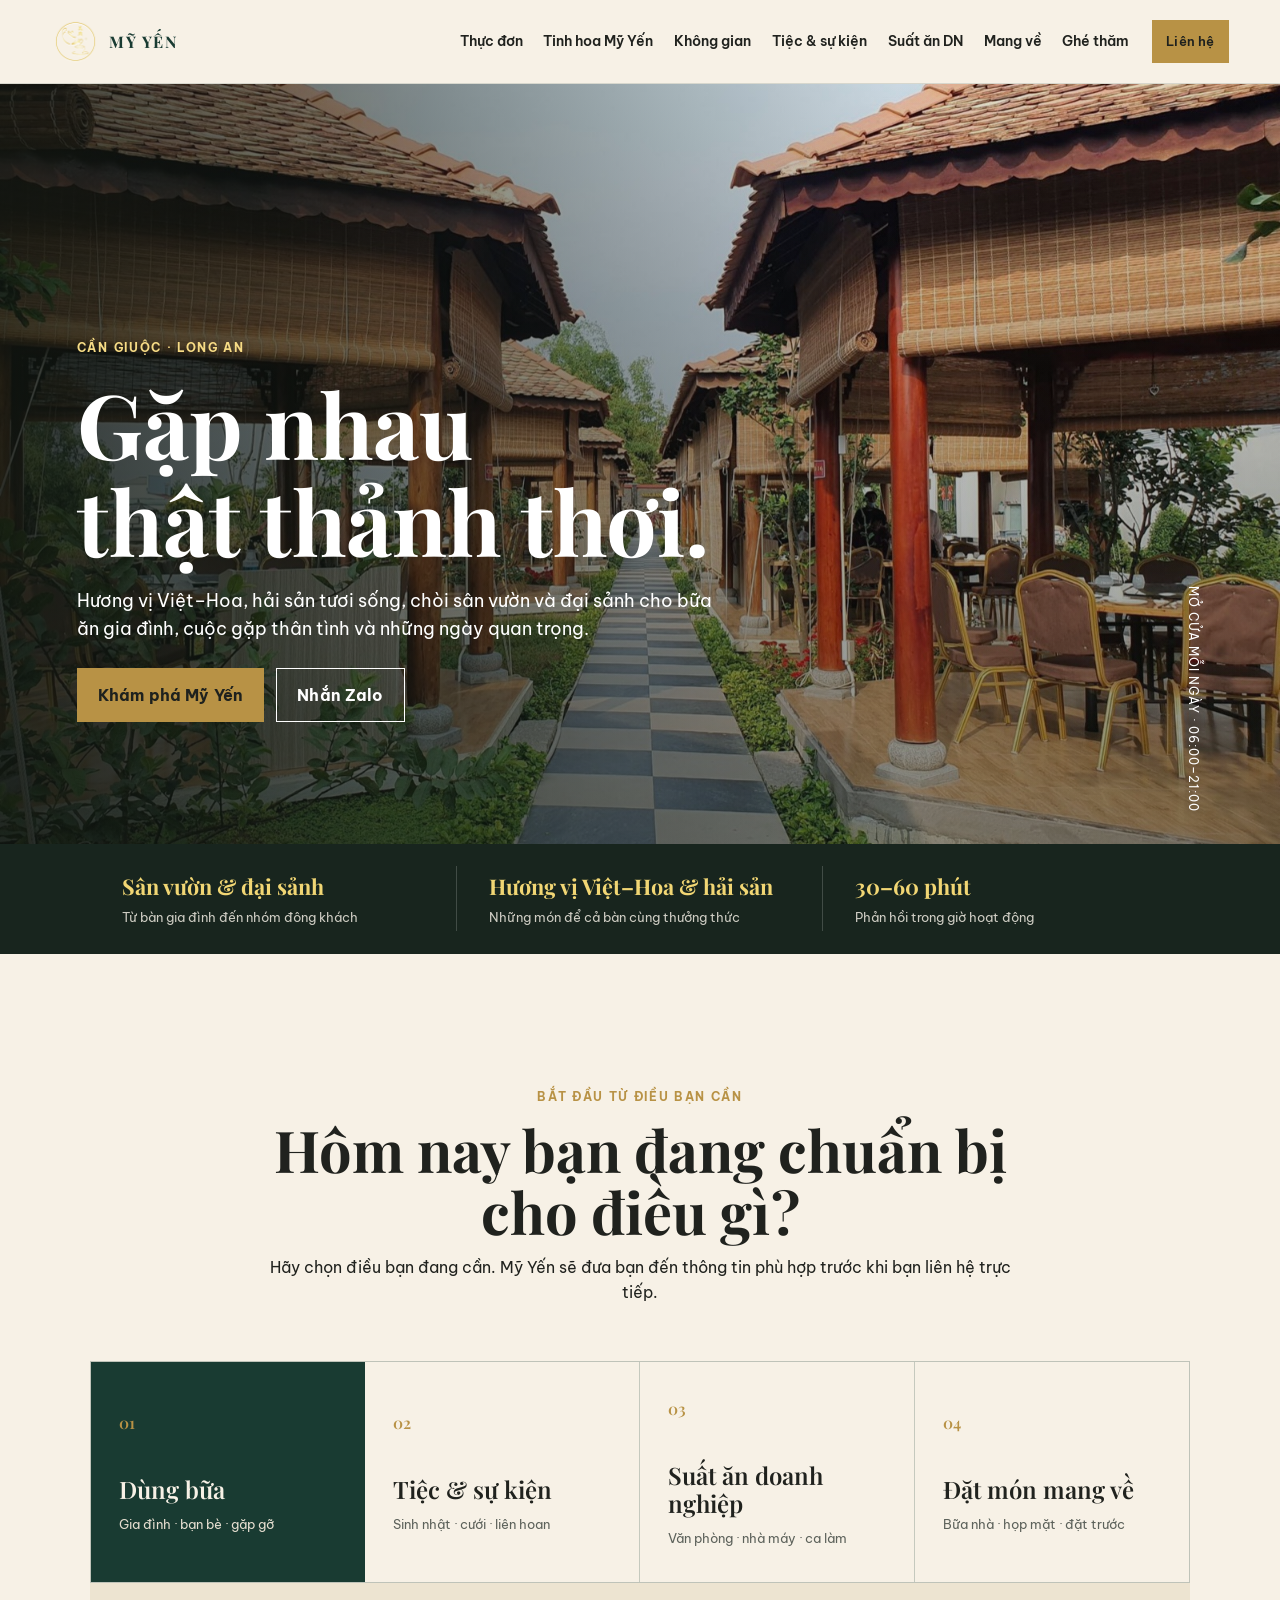
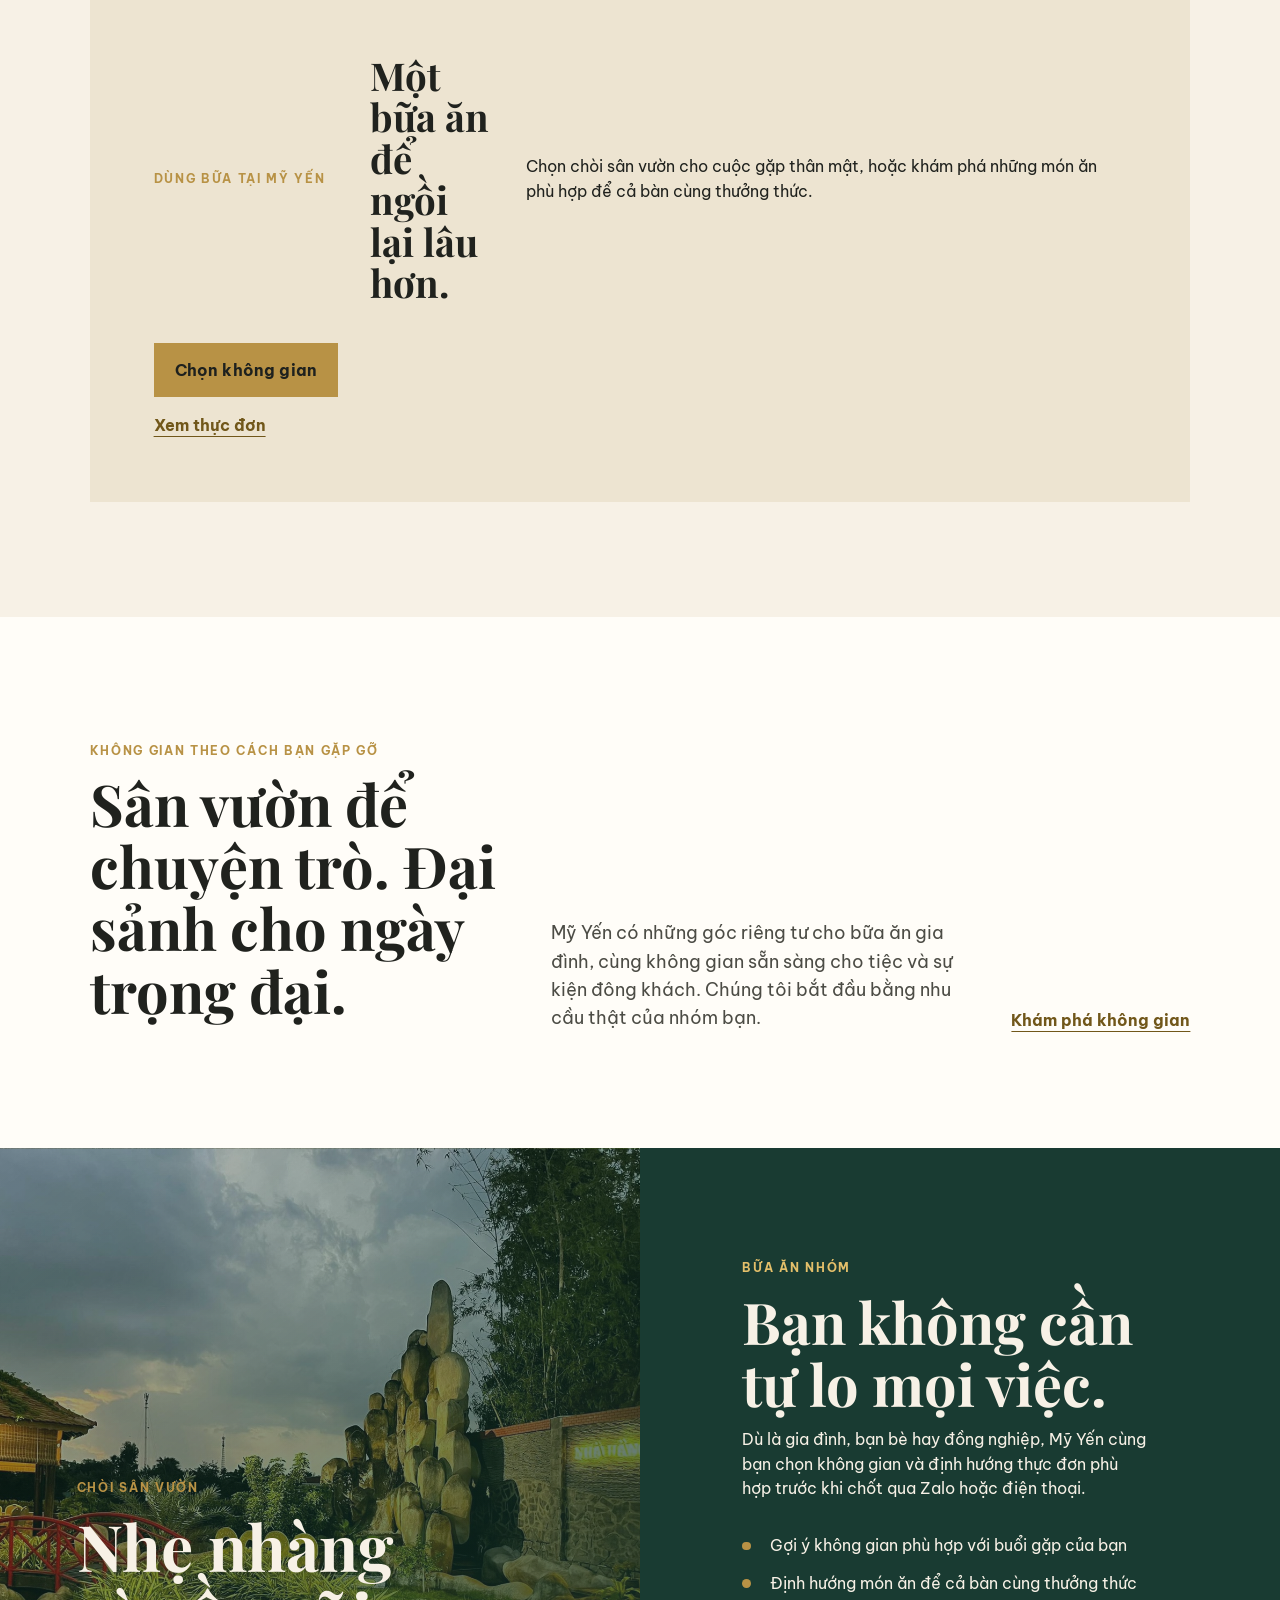
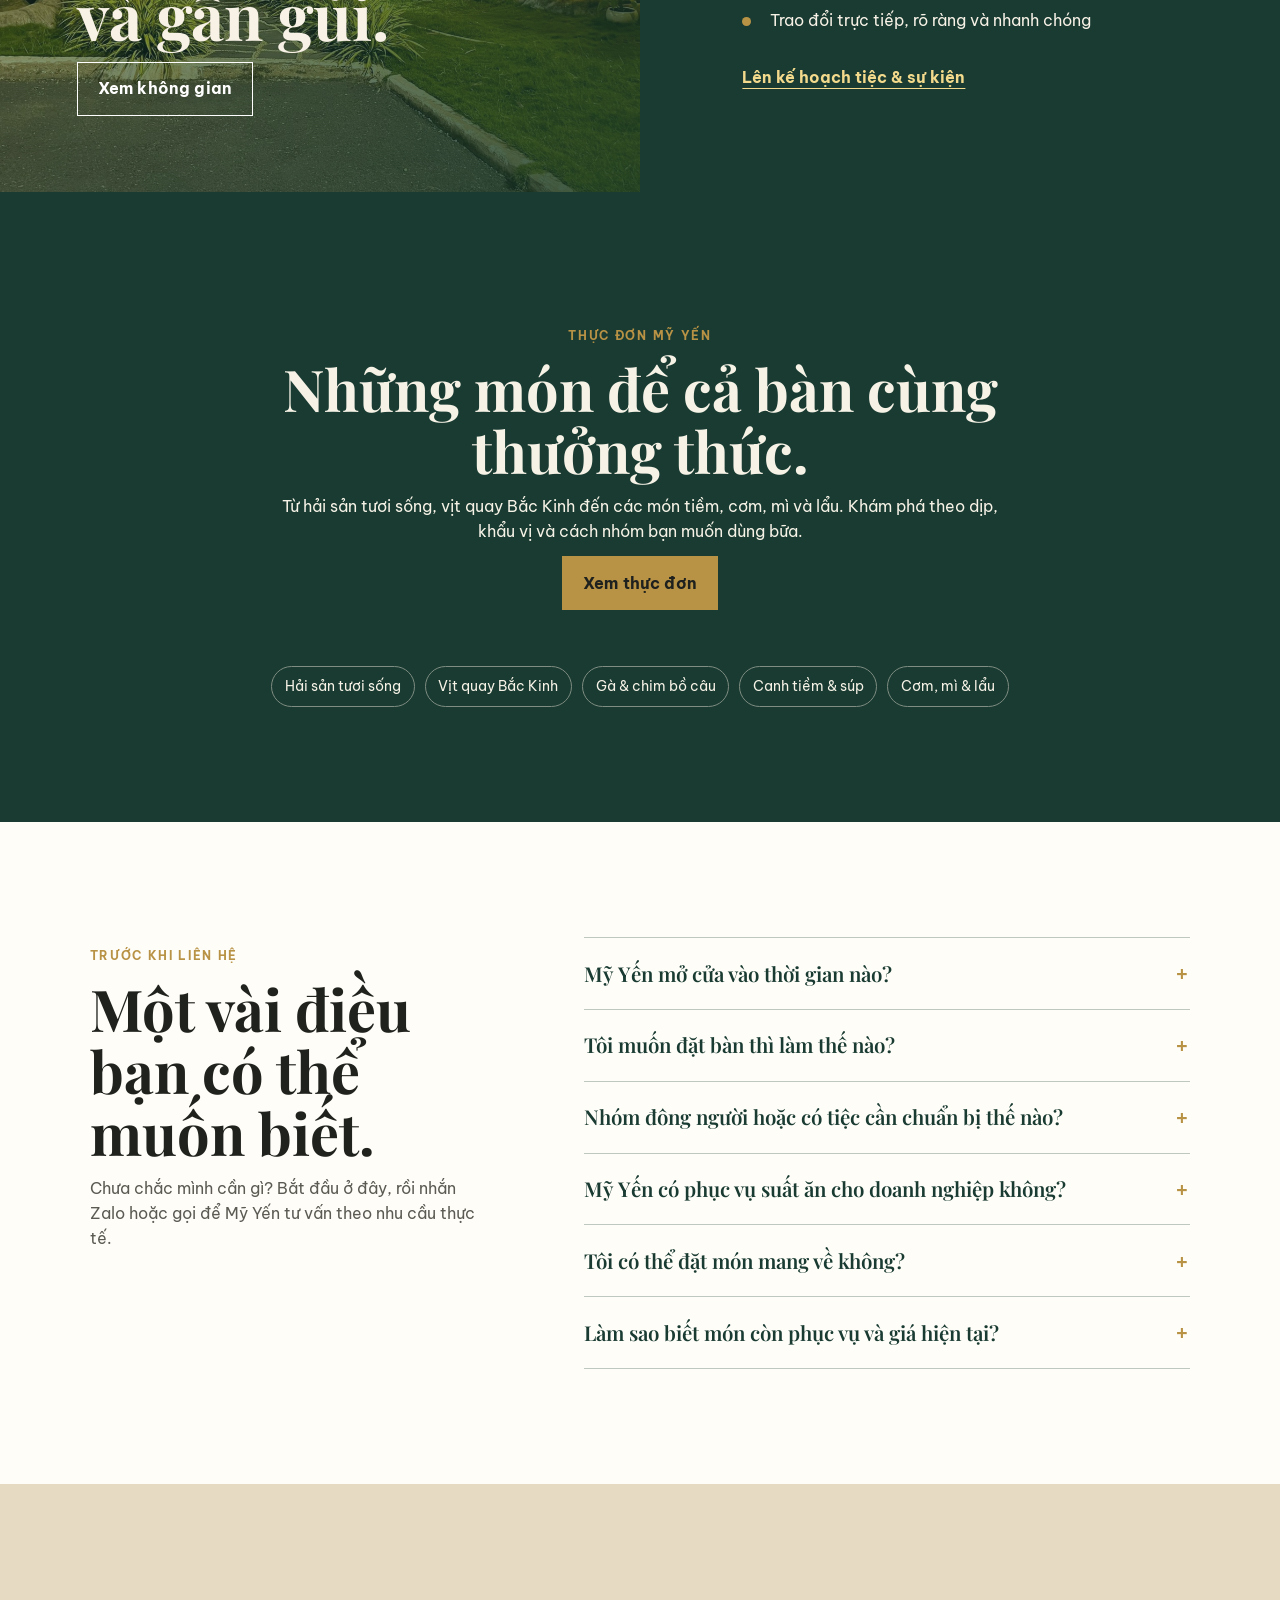
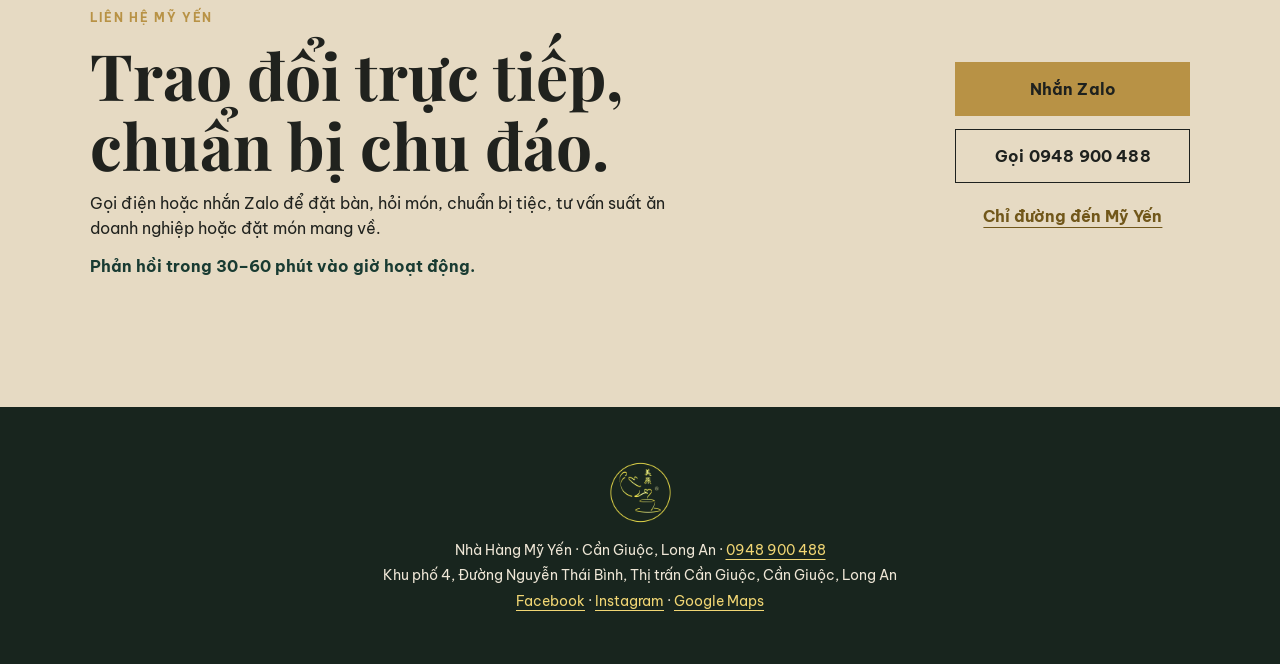
<file: index.html>
<!doctype html>
<html lang="vi">
<head>
  <meta charset="utf-8"><meta name="viewport" content="width=device-width, initial-scale=1">
  <meta name="description" content="Nhà Hàng Mỹ Yến tại Cần Giuộc, Long An: dùng bữa sân vườn, tiệc & sự kiện, suất ăn doanh nghiệp và món mang về.">
  <meta name="robots" content="index,follow,max-image-preview:large"><title>Nhà Hàng Mỹ Yến Cần Giuộc | Ẩm thực Việt–Hoa & Tiệc nhóm</title>
  <link rel="canonical" href="https://nhahangmyyen.com/"><meta property="og:type" content="website"><meta property="og:locale" content="vi_VN"><meta property="og:site_name" content="Nhà Hàng Mỹ Yến"><meta property="og:title" content="Nhà Hàng Mỹ Yến Cần Giuộc | Ẩm thực Việt–Hoa & Tiệc nhóm"><meta property="og:description" content="Ẩm thực Việt–Hoa, không gian sân vườn, tiệc & sự kiện, suất ăn doanh nghiệp và món mang về tại Cần Giuộc."><meta property="og:url" content="https://nhahangmyyen.com/"><meta property="og:image" content="https://nhahangmyyen.com/assets/garden-walkway.jpg"><meta name="twitter:card" content="summary_large_image">
  <link rel="icon" type="image/svg+xml" href="data:image/svg+xml,%3Csvg xmlns='http://www.w3.org/2000/svg' viewBox='0 0 64 64'%3E%3Ccircle cx='32' cy='32' r='30' fill='%23193b32'/%3E%3Cpath d='M18 39h28M22 39c2 11 18 11 20 0M24 25c2-6 14-6 16 0' fill='none' stroke='%23b89245' stroke-width='3' stroke-linecap='round'/%3E%3C/svg%3E">
  <link rel="preconnect" href="https://fonts.googleapis.com"><link rel="preconnect" href="https://fonts.gstatic.com" crossorigin><link href="https://fonts.googleapis.com/css2?family=Be+Vietnam+Pro:wght@400;500;600;700&family=Playfair+Display:wght@500;600;700&display=swap" rel="stylesheet"><link rel="stylesheet" href="styles.css"><link rel="stylesheet" href="enhancements.css">
  <script type="application/ld+json">{"@context":"https://schema.org","@type":"Restaurant","name":"Nhà Hàng Mỹ Yến","url":"https://nhahangmyyen.com/","image":"https://nhahangmyyen.com/assets/garden-walkway.jpg","telephone":"+84948900488","email":"nhahangmyyen88@gmail.com","servesCuisine":["Vietnamese","Vietnamese-Hoa","Seafood"],"menu":"https://nhahangmyyen.com/menu.html","hasMap":"https://maps.app.goo.gl/wLhEkWt8MZcC4Axw8","address":{"@type":"PostalAddress","streetAddress":"Đường Nguyễn Thái Bình, Khu phố 4","addressLocality":"Thị trấn Cần Giuộc, Cần Giuộc","addressRegion":"Long An","addressCountry":"VN"},"openingHoursSpecification":{"@type":"OpeningHoursSpecification","dayOfWeek":["Monday","Tuesday","Wednesday","Thursday","Friday","Saturday","Sunday"],"opens":"06:00","closes":"21:00"},"sameAs":["https://www.facebook.com/nhahangmyyen88/","https://www.instagram.com/nhahangmyyen/"]}</script>
<script type="application/ld+json">{"@context":"https://schema.org","@type":"FAQPage","mainEntity":[{"@type":"Question","name":"Mỹ Yến mở cửa vào thời gian nào?","acceptedAnswer":{"@type":"Answer","text":"Nhà hàng mở cửa mỗi ngày từ 06:00 đến 21:00. Bữa sáng phục vụ từ 06:00 đến 12:00."}},{"@type":"Question","name":"Tôi muốn đặt bàn thì làm thế nào?","acceptedAnswer":{"@type":"Answer","text":"Chuẩn bị yêu cầu đặt bàn trên website để tạo sẵn tin nhắn cho Zalo, hoặc gọi 0948 900 488. Mỹ Yến sẽ kiểm tra chỗ trống và xác nhận trực tiếp."}},{"@type":"Question","name":"Mỹ Yến có phục vụ suất ăn cho doanh nghiệp không?","acceptedAnswer":{"@type":"Answer","text":"Có. Nhà hàng tư vấn suất ăn hằng ngày cho văn phòng, công ty, nhà máy và cơ sở sản xuất theo nhu cầu thực tế."}}]}</script>
</head>
<body>
<a class="skip" href="#main">Đi đến nội dung</a>
<header class="topbar"><a class="brand" href="index.html" aria-label="Nhà Hàng Mỹ Yến"><img src="assets/logo.png" alt="Nhà Hàng Mỹ Yến"></a><button class="menu-toggle" type="button" aria-expanded="false" aria-controls="nav">Danh mục</button><nav id="nav" aria-label="Điều hướng chính"><a href="menu.html">Thực đơn</a><a href="premium-menu.html">Tinh hoa Mỹ Yến</a><a href="spaces.html">Không gian</a><a href="events.html">Tiệc & sự kiện</a><a href="corporate-catering.html">Suất ăn DN</a><a href="takeaway.html">Mang về</a><a href="visit.html">Ghé thăm</a></nav><a class="button button-small" href="#contact">Liên hệ</a></header>
<main id="main">
<section class="hero hero-reframed" id="top"><img src="assets/garden-walkway.jpg" alt="Lối đi giữa các nhà chòi sân vườn của Nhà Hàng Mỹ Yến"><div class="hero-shade"></div><div class="hero-copy"><p class="eyebrow">Cần Giuộc · Long An</p><h1>Gặp nhau<br>thật thảnh thơi.</h1><p>Hương vị Việt–Hoa, hải sản tươi sống, chòi sân vườn và đại sảnh cho bữa ăn gia đình, cuộc gặp thân tình và những ngày quan trọng.</p><div class="hero-actions"><a class="button" href="#start">Khám phá Mỹ Yến</a><a class="button button-ghost" href="https://zalo.me/0948900488" target="_blank" rel="noopener">Nhắn Zalo</a></div></div><p class="hero-note">Mở cửa mỗi ngày · 06:00–21:00</p></section>
<section class="proof-strip" aria-label="Thông tin nổi bật"><p><strong>Sân vườn & đại sảnh</strong><span>Từ bàn gia đình đến nhóm đông khách</span></p><p><strong>Hương vị Việt–Hoa & hải sản</strong><span>Những món để cả bàn cùng thưởng thức</span></p><p><strong>30–60 phút</strong><span>Phản hồi trong giờ hoạt động</span></p></section>
<section class="pathways section" id="start" aria-labelledby="path-title"><div class="section-heading"><p class="eyebrow">Bắt đầu từ điều bạn cần</p><h2 id="path-title">Hôm nay bạn đang chuẩn bị cho điều gì?</h2><p>Hãy chọn điều bạn đang cần. Mỹ Yến sẽ đưa bạn đến thông tin phù hợp trước khi bạn liên hệ trực tiếp.</p></div><div class="path-grid" role="tablist" aria-label="Các nhu cầu tại Mỹ Yến"><button class="path-card is-active" data-path="dine" role="tab" aria-selected="true"><span>01</span><strong>Dùng bữa</strong><small>Gia đình · bạn bè · gặp gỡ</small></button><button class="path-card" data-path="event" role="tab" aria-selected="false"><span>02</span><strong>Tiệc & sự kiện</strong><small>Sinh nhật · cưới · liên hoan</small></button><button class="path-card" data-path="corporate" role="tab" aria-selected="false"><span>03</span><strong>Suất ăn doanh nghiệp</strong><small>Văn phòng · nhà máy · ca làm</small></button><button class="path-card" data-path="takeaway" role="tab" aria-selected="false"><span>04</span><strong>Đặt món mang về</strong><small>Bữa nhà · họp mặt · đặt trước</small></button></div><article class="path-panel" id="path-panel" aria-live="polite"><p class="eyebrow" id="path-kicker">Dùng bữa tại Mỹ Yến</p><h3 id="path-heading">Một bữa ăn để ngồi lại lâu hơn.</h3><p id="path-copy">Chọn chòi sân vườn cho cuộc gặp thân mật, hoặc khám phá những món ăn phù hợp để cả bàn cùng thưởng thức.</p><div class="path-actions"><a class="button" id="path-primary" href="spaces.html">Chọn không gian</a><a class="text-link" id="path-secondary" href="menu.html">Xem thực đơn</a></div></article></section>
<section class="section quiet-intro"><div><p class="eyebrow">Không gian theo cách bạn gặp gỡ</p><h2>Sân vườn để chuyện trò. Đại sảnh cho ngày trọng đại.</h2></div><p class="lead">Mỹ Yến có những góc riêng tư cho bữa ăn gia đình, cùng không gian sẵn sàng cho tiệc và sự kiện đông khách. Chúng tôi bắt đầu bằng nhu cầu thật của nhóm bạn.</p><a class="text-link" href="spaces.html">Khám phá không gian</a></section>
<section class="service-split"><article class="service-visual garden-placeholder"><div><p class="eyebrow">Chòi sân vườn</p><h2>Nhẹ nhàng<br>và gần gũi.</h2><a href="spaces.html" class="button button-ghost">Xem không gian</a></div></article><article class="service-copy"><p class="eyebrow">Bữa ăn nhóm</p><h2>Bạn không cần tự lo mọi việc.</h2><p>Dù là gia đình, bạn bè hay đồng nghiệp, Mỹ Yến cùng bạn chọn không gian và định hướng thực đơn phù hợp trước khi chốt qua Zalo hoặc điện thoại.</p><ul class="check-list"><li>Gợi ý không gian phù hợp với buổi gặp của bạn</li><li>Định hướng món ăn để cả bàn cùng thưởng thức</li><li>Trao đổi trực tiếp, rõ ràng và nhanh chóng</li></ul><a class="text-link" href="events.html">Lên kế hoạch tiệc & sự kiện</a></article></section>
<section class="menu-section section menu-glimpse"><div class="section-heading"><p class="eyebrow">Thực đơn Mỹ Yến</p><h2>Những món để cả bàn cùng thưởng thức.</h2><p>Từ hải sản tươi sống, vịt quay Bắc Kinh đến các món tiềm, cơm, mì và lẩu. Khám phá theo dịp, khẩu vị và cách nhóm bạn muốn dùng bữa.</p><a class="button" href="menu.html">Xem thực đơn</a></div><div class="menu-categories"><a href="menu.html?category=seafood#menu-catalogue">Hải sản tươi sống</a><a href="menu.html?category=roast#menu-catalogue">Vịt quay Bắc Kinh</a><a href="menu.html?category=poultry#menu-catalogue">Gà & chim bồ câu</a><a href="menu.html?category=soup#menu-catalogue">Canh tiềm & súp</a><a href="menu.html?category=noodles#menu-catalogue">Cơm, mì & lẩu</a></div></section>
<section class="faq section" id="faq" aria-labelledby="faq-title">
  <div class="faq-intro"><p class="eyebrow">Trước khi liên hệ</p><h2 id="faq-title">Một vài điều bạn có thể muốn biết.</h2><p>Chưa chắc mình cần gì? Bắt đầu ở đây, rồi nhắn Zalo hoặc gọi để Mỹ Yến tư vấn theo nhu cầu thực tế.</p></div>
  <div class="faq-list">
    <details><summary>Mỹ Yến mở cửa vào thời gian nào?</summary><p>Nhà hàng mở cửa mỗi ngày từ 06:00 đến 21:00. Bữa sáng phục vụ từ 06:00 đến 12:00. <a href="visit.html">Xem giờ mở cửa và chỉ đường</a>.</p></details>
    <details><summary>Tôi muốn đặt bàn thì làm thế nào?</summary><p><a href="spaces.html#table-helper">Chuẩn bị yêu cầu đặt bàn</a> để tạo sẵn tin nhắn cho Zalo, hoặc gọi <a href="tel:+84948900488">0948 900 488</a>. Mỹ Yến sẽ kiểm tra chỗ trống và xác nhận trực tiếp với bạn.</p></details>
    <details><summary>Nhóm đông người hoặc có tiệc cần chuẩn bị thế nào?</summary><p>Hãy cho Mỹ Yến biết dịp gặp gỡ, số khách và ngày dự kiến. Chúng tôi sẽ tư vấn không gian, định hướng món và các bước chuẩn bị phù hợp. <a href="events.html#group-helper">Bắt đầu chuẩn bị tiệc</a>.</p></details>
    <details><summary>Mỹ Yến có phục vụ suất ăn cho doanh nghiệp không?</summary><p>Có. Nhà hàng tư vấn suất ăn hằng ngày cho văn phòng, công ty, nhà máy và cơ sở sản xuất theo số lượng, ca làm và nhu cầu thực tế. <a href="corporate-catering.html">Xem dịch vụ suất ăn doanh nghiệp</a>.</p></details>
    <details><summary>Tôi có thể đặt món mang về không?</summary><p>Có. Nhắn Zalo hoặc gọi trước để hỏi món, thời gian chuẩn bị và nhận xác nhận trực tiếp từ nhà hàng. <a href="takeaway.html">Xem cách đặt món mang về</a>.</p></details>
    <details><summary>Làm sao biết món còn phục vụ và giá hiện tại?</summary><p><a href="menu.html">Xem thực đơn</a> để tham khảo trước. Với hải sản tươi sống, món theo mùa và đơn nhóm, hãy liên hệ Mỹ Yến để xác nhận món, giá và cách phục vụ phù hợp.</p></details>
  </div>
</section>
<section class="contact-landing section" id="contact"><div><p class="eyebrow">Liên hệ Mỹ Yến</p><h2>Trao đổi trực tiếp,<br>chuẩn bị chu đáo.</h2><p>Gọi điện hoặc nhắn Zalo để đặt bàn, hỏi món, chuẩn bị tiệc, tư vấn suất ăn doanh nghiệp hoặc đặt món mang về.</p><p class="contact-promise">Phản hồi trong 30–60 phút vào giờ hoạt động.</p></div><div class="contact-actions"><a class="button" href="https://zalo.me/0948900488" target="_blank" rel="noopener">Nhắn Zalo</a><a class="button button-outline" href="tel:+84948900488">Gọi 0948 900 488</a><a class="text-link" href="https://maps.app.goo.gl/wLhEkWt8MZcC4Axw8" target="_blank" rel="noopener">Chỉ đường đến Mỹ Yến</a></div></section>
</main>
<footer><a href="index.html" aria-label="Về trang chủ Nhà Hàng Mỹ Yến"><img src="assets/logo.png" alt="Nhà Hàng Mỹ Yến"></a><p>Nhà Hàng Mỹ Yến · Cần Giuộc, Long An · <a href="tel:+84948900488">0948 900 488</a></p><p>Khu phố 4, Đường Nguyễn Thái Bình, Thị trấn Cần Giuộc, Cần Giuộc, Long An</p><p><a href="https://www.facebook.com/nhahangmyyen88/" target="_blank" rel="noopener">Facebook</a> · <a href="https://www.instagram.com/nhahangmyyen/" target="_blank" rel="noopener">Instagram</a> · <a href="https://maps.app.goo.gl/wLhEkWt8MZcC4Axw8" target="_blank" rel="noopener">Google Maps</a></p></footer>
<nav class="mobile-actions" aria-label="Liên hệ nhanh"><a href="tel:+84948900488">Gọi ngay</a><a href="https://zalo.me/0948900488" target="_blank" rel="noopener">Zalo</a><a href="#contact">Liên hệ</a></nav><script src="app.js"></script>
</body></html>
</file>
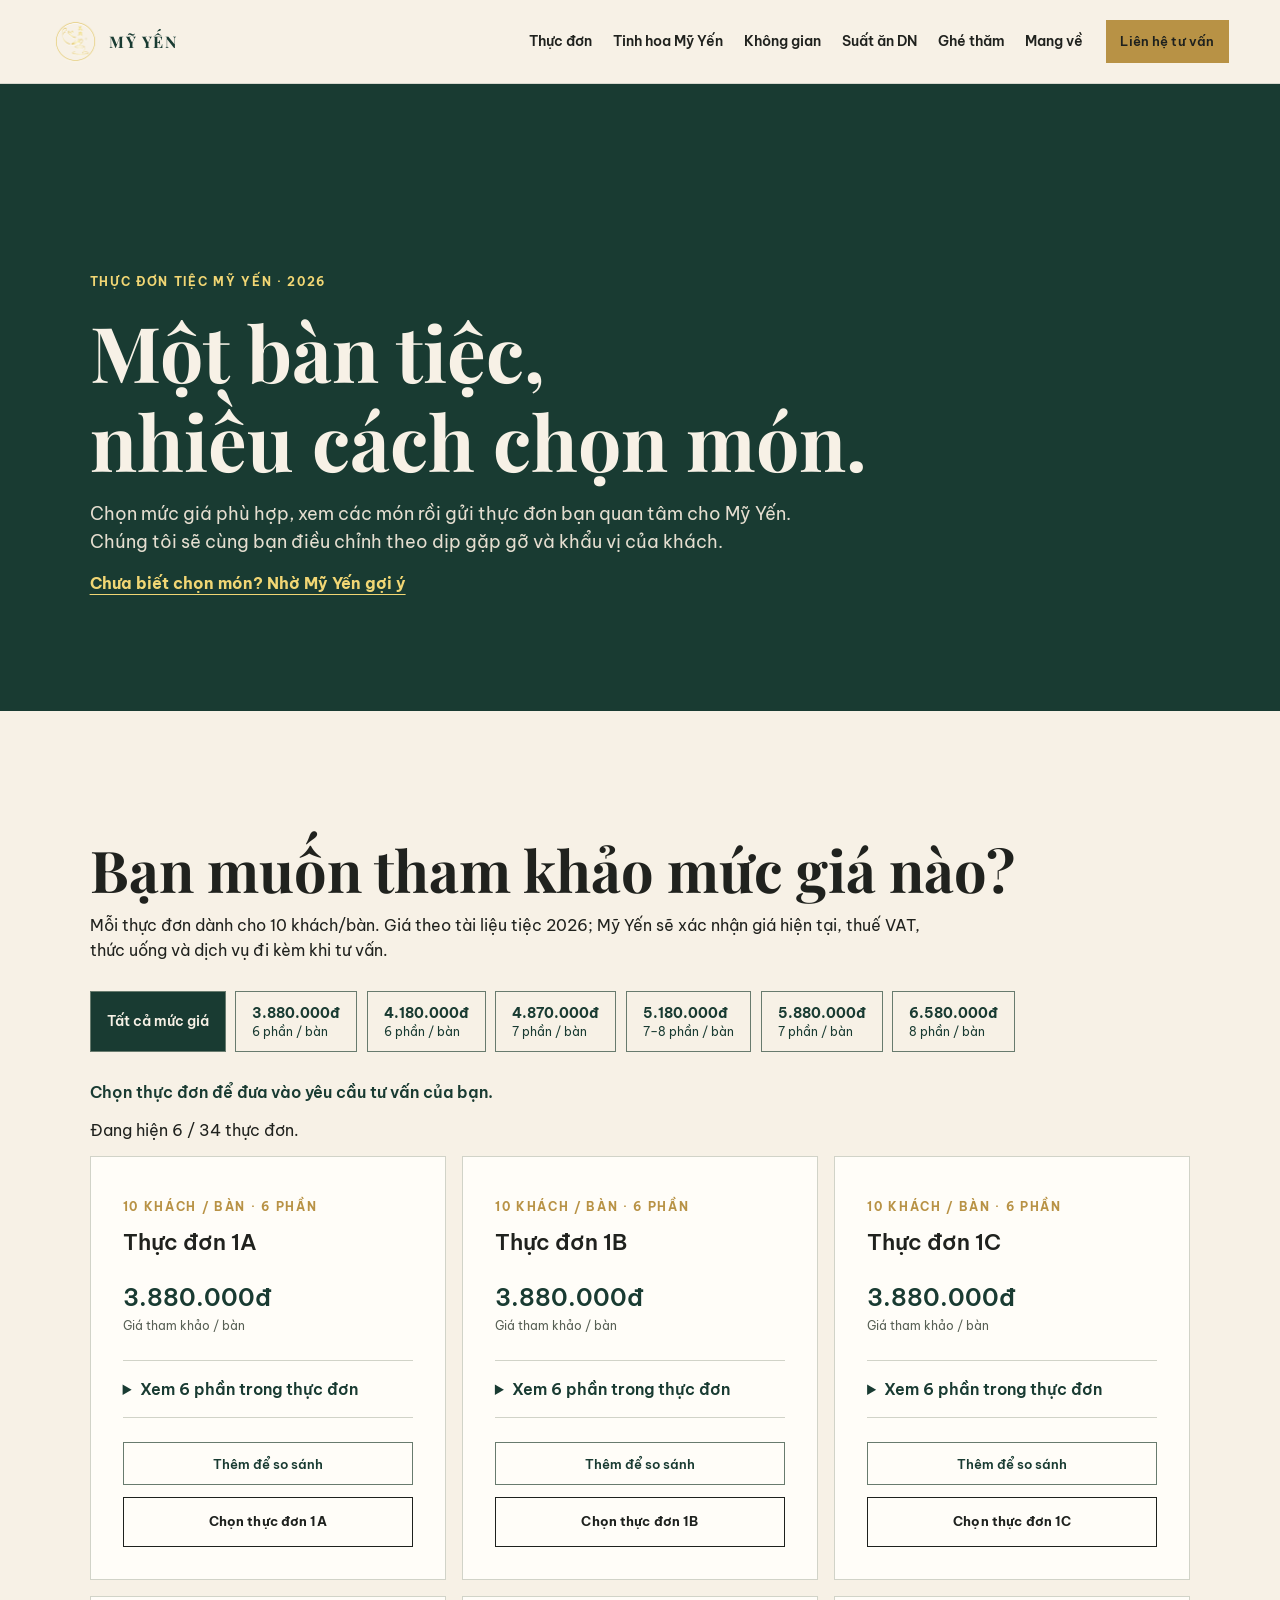
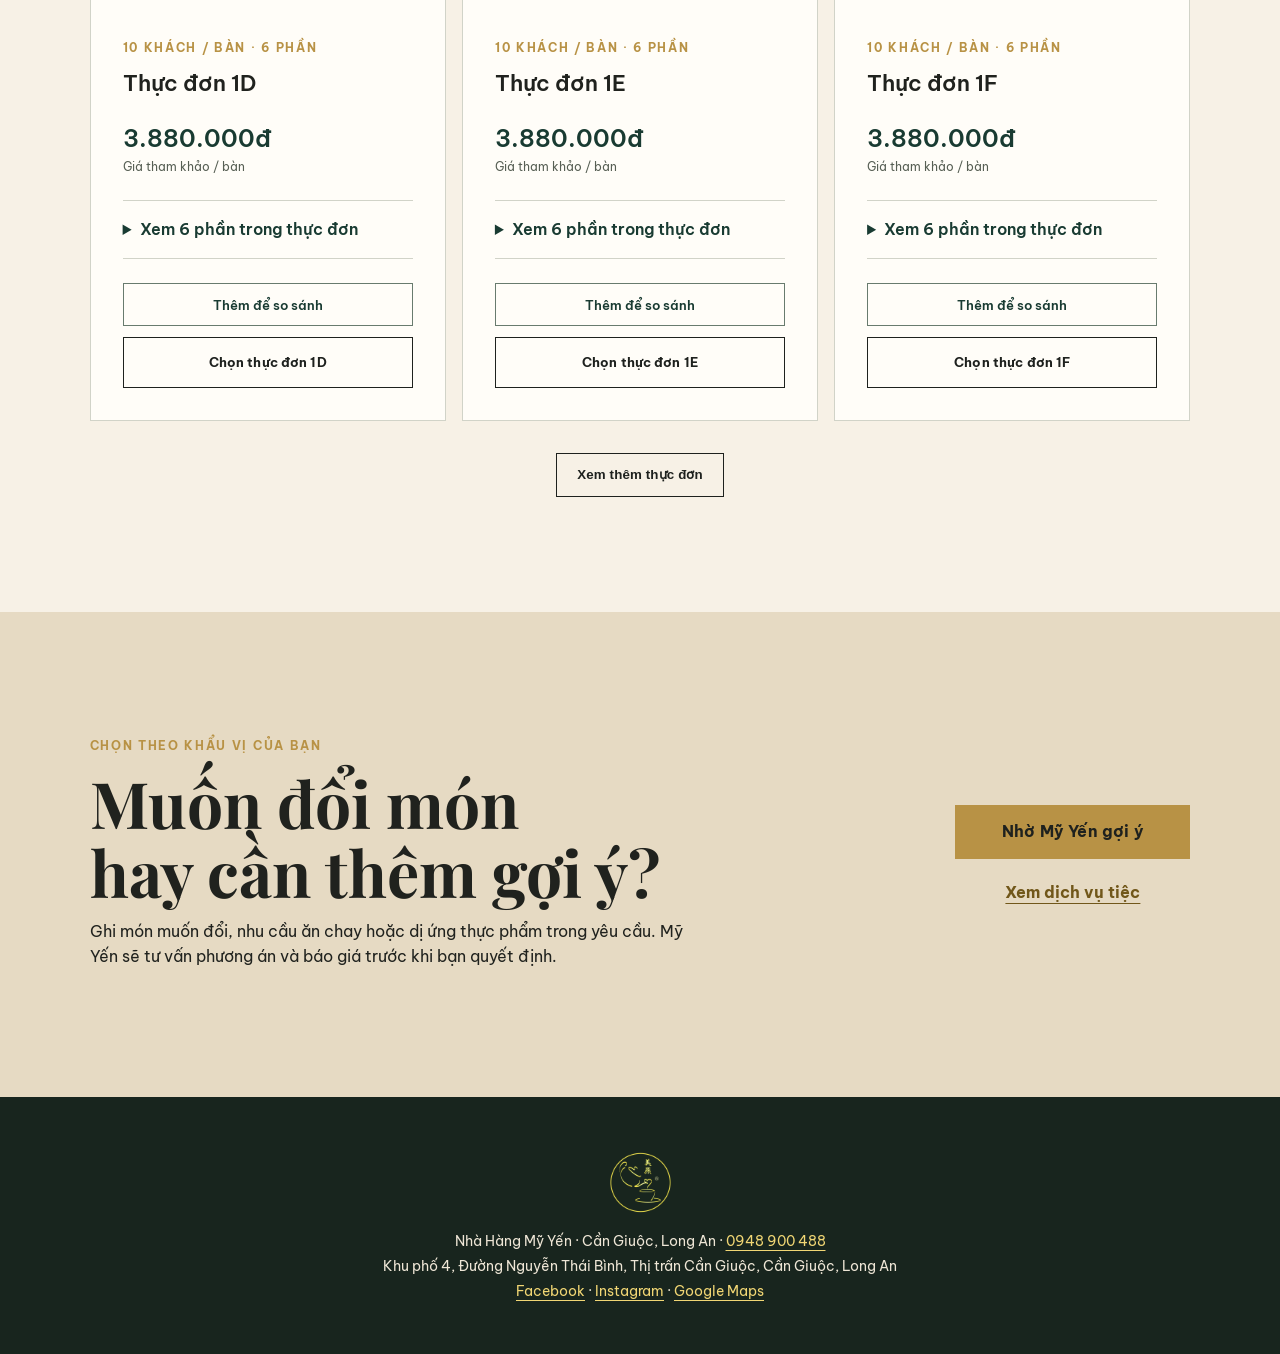
<file: banquet-menu.html>
<!doctype html><html lang="vi"><head><meta charset="utf-8"><meta name="viewport" content="width=device-width,initial-scale=1"><link rel="preconnect" href="https://fonts.googleapis.com"><link rel="preconnect" href="https://fonts.gstatic.com" crossorigin><link href="https://fonts.googleapis.com/css2?family=Be+Vietnam+Pro:wght@400;500;600;700&family=Playfair+Display:wght@500;600;700&display=swap" rel="stylesheet"><title>Thực đơn tiệc 10 khách/bàn | Nhà Hàng Mỹ Yến</title><meta name="description" content="Khám phá 34 thực đơn tiệc Mỹ Yến cho bàn 10 khách. Chọn thực đơn và chuẩn bị tin nhắn Zalo để được tư vấn theo nhu cầu."><meta name="robots" content="index,follow,max-image-preview:large"><link rel="canonical" href="https://nhahangmyyen.com/banquet-menu"><meta property="og:type" content="website"><meta property="og:locale" content="vi_VN"><meta property="og:site_name" content="Nhà Hàng Mỹ Yến"><meta property="og:title" content="Thực đơn tiệc | Nhà Hàng Mỹ Yến"><meta property="og:description" content="Khám phá 34 thực đơn tiệc Mỹ Yến cho bàn 10 khách. Chọn thực đơn và chuẩn bị tin nhắn Zalo để được tư vấn theo nhu cầu."><meta property="og:url" content="https://nhahangmyyen.com/banquet-menu"><meta property="og:image" content="https://nhahangmyyen.com/assets/ballroom-celebration.jpg"><meta name="twitter:card" content="summary_large_image"><link rel="stylesheet" href="styles.css"><link rel="stylesheet" href="enhancements.css"></head><body><header class="topbar"><a class="brand" href="index.html"><img src="assets/logo.png" alt="Nhà Hàng Mỹ Yến"></a><button class="menu-toggle" type="button" aria-expanded="false" aria-controls="nav">Danh mục</button><nav id="nav" aria-label="Điều hướng chính"><a href="menu.html">Thực đơn</a><a href="premium-menu.html">Tinh hoa Mỹ Yến</a><a href="spaces.html">Không gian</a><a href="corporate-catering.html">Suất ăn DN</a><a href="visit.html">Ghé thăm</a><a href="takeaway.html">Mang về</a></nav><a class="button button-small" href="index.html#contact">Liên hệ tư vấn</a></header><main><section class="section banquet-intro"><p class="eyebrow">Thực đơn tiệc Mỹ Yến · 2026</p><h1>Một bàn tiệc,<br>nhiều cách chọn món.</h1><p class="lead">Chọn mức giá phù hợp, xem các món rồi gửi thực đơn bạn quan tâm cho Mỹ Yến. Chúng tôi sẽ cùng bạn điều chỉnh theo dịp gặp gỡ và khẩu vị của khách.</p><a class="text-link" href="events.html#group-helper">Chưa biết chọn món? Nhờ Mỹ Yến gợi ý</a></section><section class="section banquet-browser" aria-labelledby="banquet-heading"><h2 id="banquet-heading">Bạn muốn tham khảo mức giá nào?</h2><p>Mỗi thực đơn dành cho 10 khách/bàn. Giá theo tài liệu tiệc 2026; Mỹ Yến sẽ xác nhận giá hiện tại, thuế VAT, thức uống và dịch vụ đi kèm khi tư vấn.</p><div class="banquet-filters" role="group" aria-label="Lọc theo giá tham khảo" hidden><button type="button" data-tier-filter="all" aria-pressed="true">Tất cả mức giá</button><button type="button" data-tier-filter="1" aria-pressed="false"><strong>3.880.000đ</strong><small>6 phần / bàn</small></button><button type="button" data-tier-filter="2" aria-pressed="false"><strong>4.180.000đ</strong><small>6 phần / bàn</small></button><button type="button" data-tier-filter="3" aria-pressed="false"><strong>4.870.000đ</strong><small>7 phần / bàn</small></button><button type="button" data-tier-filter="4" aria-pressed="false"><strong>5.180.000đ</strong><small>7–8 phần / bàn</small></button><button type="button" data-tier-filter="5" aria-pressed="false"><strong>5.880.000đ</strong><small>7 phần / bàn</small></button><button type="button" data-tier-filter="6" aria-pressed="false"><strong>6.580.000đ</strong><small>8 phần / bàn</small></button></div><p class="banquet-selection-note">Chọn thực đơn để đưa vào yêu cầu tư vấn của bạn.</p><p id="banquet-results" role="status">34 thực đơn để bạn tham khảo.</p><div class="banquet-grid"><article class="banquet-card" data-tier="1" data-menu-code="1A" data-menu-price="3.880.000đ"><p class="eyebrow">10 khách / bàn · 6 phần</p><h3>Thực đơn 1A</h3><p class="banquet-price">3.880.000đ<small>Giá tham khảo / bàn</small></p><details><summary>Xem 6 phần trong thực đơn</summary><ol><li>Tàu hủ ky tôm chiên</li><li>Súp sò điệp thịt cua Bích Ngọc</li><li>Mực xào XO</li><li>Vịt quay tiêu đen + bánh bao</li><li>Lẩu gà ớt hiểm + bún</li><li>Pudding xoài</li></ol></details><button class="compare-toggle" type="button" aria-pressed="false">Thêm để so sánh</button><a class="button button-outline" href="events.html?menu=1A#group-helper">Chọn thực đơn 1A</a></article>
<article class="banquet-card" data-tier="1" data-menu-code="1B" data-menu-price="3.880.000đ"><p class="eyebrow">10 khách / bàn · 6 phần</p><h3>Thực đơn 1B</h3><p class="banquet-price">3.880.000đ<small>Giá tham khảo / bàn</small></p><details><summary>Xem 6 phần trong thực đơn</summary><ol><li>Chả giò hạnh nhân</li><li>Súp bóng cá tam tơ</li><li>Sò điệp xào XO</li><li>Gà quay + xôi gấc</li><li>Lẩu hải sản Thái + bún</li><li>Pudding xoài</li></ol></details><button class="compare-toggle" type="button" aria-pressed="false">Thêm để so sánh</button><a class="button button-outline" href="events.html?menu=1B#group-helper">Chọn thực đơn 1B</a></article>
<article class="banquet-card" data-tier="1" data-menu-code="1C" data-menu-price="3.880.000đ"><p class="eyebrow">10 khách / bàn · 6 phần</p><h3>Thực đơn 1C</h3><p class="banquet-price">3.880.000đ<small>Giá tham khảo / bàn</small></p><details><summary>Xem 6 phần trong thực đơn</summary><ol><li>Chả giò tôm phô mai</li><li>Gà tiềm Trúc Xinh</li><li>Mực xào kiểu Hồng Kông</li><li>Bò nấu pa tê + bánh mì</li><li>Lẩu nấm hải sản + bún</li><li>Pudding dừa</li></ol></details><button class="compare-toggle" type="button" aria-pressed="false">Thêm để so sánh</button><a class="button button-outline" href="events.html?menu=1C#group-helper">Chọn thực đơn 1C</a></article>
<article class="banquet-card" data-tier="1" data-menu-code="1D" data-menu-price="3.880.000đ"><p class="eyebrow">10 khách / bàn · 6 phần</p><h3>Thực đơn 1D</h3><p class="banquet-price">3.880.000đ<small>Giá tham khảo / bàn</small></p><details><summary>Xem 6 phần trong thực đơn</summary><ol><li>Chả giò Triều Châu</li><li>Gà tiềm ngũ quả</li><li>Tôm xào XO</li><li>Bò nấu tiêu xanh + bánh mì</li><li>Lẩu hải sản Quảng Đông + bún</li><li>Nho Mỹ</li></ol></details><button class="compare-toggle" type="button" aria-pressed="false">Thêm để so sánh</button><a class="button button-outline" href="events.html?menu=1D#group-helper">Chọn thực đơn 1D</a></article>
<article class="banquet-card" data-tier="1" data-menu-code="1E" data-menu-price="3.880.000đ"><p class="eyebrow">10 khách / bàn · 6 phần</p><h3>Thực đơn 1E</h3><p class="banquet-price">3.880.000đ<small>Giá tham khảo / bàn</small></p><details><summary>Xem 6 phần trong thực đơn</summary><ol><li>Khai vị: Mực chiên bách hoa · Sò điệp XO</li><li>Súp bóng cá gà xé</li><li>Sườn rang muối</li><li>Tôm sốt mayonnaise</li><li>Lẩu cá lăng măng chua + bún</li><li>Sữa chua</li></ol></details><button class="compare-toggle" type="button" aria-pressed="false">Thêm để so sánh</button><a class="button button-outline" href="events.html?menu=1E#group-helper">Chọn thực đơn 1E</a></article>
<article class="banquet-card" data-tier="1" data-menu-code="1F" data-menu-price="3.880.000đ"><p class="eyebrow">10 khách / bàn · 6 phần</p><h3>Thực đơn 1F</h3><p class="banquet-price">3.880.000đ<small>Giá tham khảo / bàn</small></p><details><summary>Xem 6 phần trong thực đơn</summary><ol><li>Khai vị: Bánh mì bách hoa · Mực xào XO</li><li>Gà tiềm đông trùng</li><li>Tôm rang muối Hồng Kông</li><li>Bò nấu đậu + bánh mì</li><li>Lẩu nấm hải sản + bún</li><li>Nho Mỹ</li></ol></details><button class="compare-toggle" type="button" aria-pressed="false">Thêm để so sánh</button><a class="button button-outline" href="events.html?menu=1F#group-helper">Chọn thực đơn 1F</a></article>
<article class="banquet-card" data-tier="1" data-menu-code="1G" data-menu-price="3.880.000đ"><p class="eyebrow">10 khách / bàn · 6 phần</p><h3>Thực đơn 1G</h3><p class="banquet-price">3.880.000đ<small>Giá tham khảo / bàn</small></p><details><summary>Xem 6 phần trong thực đơn</summary><ol><li>Khai vị: Tàu hủ ky tôm chiên · Gỏi rong biển tôm thịt</li><li>Súp bắp thịt cua</li><li>Mực xào XO</li><li>Cá mú hấp Quảng Đông</li><li>Lẩu hải sản Thái + bún</li><li>Nho Mỹ</li></ol></details><button class="compare-toggle" type="button" aria-pressed="false">Thêm để so sánh</button><a class="button button-outline" href="events.html?menu=1G#group-helper">Chọn thực đơn 1G</a></article>
<article class="banquet-card" data-tier="1" data-menu-code="1H" data-menu-price="3.880.000đ"><p class="eyebrow">10 khách / bàn · 6 phần</p><h3>Thực đơn 1H</h3><p class="banquet-price">3.880.000đ<small>Giá tham khảo / bàn</small></p><details><summary>Xem 6 phần trong thực đơn</summary><ol><li>Khai vị: Chả giò hạnh nhân · Dồi trường trộn hành gừng</li><li>Gà tiềm thuốc Bắc</li><li>Sò điệp xào kiểu Hồng Kông</li><li>Tôm sốt mayonnaise</li><li>Lẩu nấm hải sản + bún</li><li>Sữa chua</li></ol></details><button class="compare-toggle" type="button" aria-pressed="false">Thêm để so sánh</button><a class="button button-outline" href="events.html?menu=1H#group-helper">Chọn thực đơn 1H</a></article>
<article class="banquet-card" data-tier="2" data-menu-code="2A" data-menu-price="4.180.000đ"><p class="eyebrow">10 khách / bàn · 6 phần</p><h3>Thực đơn 2A</h3><p class="banquet-price">4.180.000đ<small>Giá tham khảo / bàn</small></p><details><summary>Xem 6 phần trong thực đơn</summary><ol><li>Khai vị: Mực chiên bách hoa · Gỏi rong biển tôm thịt · Tàu hủ ky tôm</li><li>Gà tiềm Trúc Xinh</li><li>Sườn Kinh Đô</li><li>Bò nấu pa tê + bánh mì</li><li>Cơm chiên Dương Châu</li><li>Sữa chua</li></ol></details><button class="compare-toggle" type="button" aria-pressed="false">Thêm để so sánh</button><a class="button button-outline" href="events.html?menu=2A#group-helper">Chọn thực đơn 2A</a></article>
<article class="banquet-card" data-tier="2" data-menu-code="2B" data-menu-price="4.180.000đ"><p class="eyebrow">10 khách / bàn · 6 phần</p><h3>Thực đơn 2B</h3><p class="banquet-price">4.180.000đ<small>Giá tham khảo / bàn</small></p><details><summary>Xem 6 phần trong thực đơn</summary><ol><li>Khai vị: Chả giò hạnh nhân · Mực xào XO · Gỏi sứa biển gà xé</li><li>Súp sò điệp thịt cua Bích Ngọc</li><li>Gà quay tỏi</li><li>Bò cocktail + bánh mì</li><li>Mì trộn xá xíu</li><li>Nho Mỹ</li></ol></details><button class="compare-toggle" type="button" aria-pressed="false">Thêm để so sánh</button><a class="button button-outline" href="events.html?menu=2B#group-helper">Chọn thực đơn 2B</a></article>
<article class="banquet-card" data-tier="2" data-menu-code="2C" data-menu-price="4.180.000đ"><p class="eyebrow">10 khách / bàn · 6 phần</p><h3>Thực đơn 2C</h3><p class="banquet-price">4.180.000đ<small>Giá tham khảo / bàn</small></p><details><summary>Xem 6 phần trong thực đơn</summary><ol><li>Khai vị: Chả giò Phụng Nhãn · Dồi trường trộn hành gừng · Tôm xào XO</li><li>Súp bóng cá gà xé</li><li>Sườn Kinh Đô</li><li>Cá mú hấp Quảng Đông</li><li>Lẩu nấm hải sản + mì</li><li>Nho Mỹ</li></ol></details><button class="compare-toggle" type="button" aria-pressed="false">Thêm để so sánh</button><a class="button button-outline" href="events.html?menu=2C#group-helper">Chọn thực đơn 2C</a></article>
<article class="banquet-card" data-tier="2" data-menu-code="2D" data-menu-price="4.180.000đ"><p class="eyebrow">10 khách / bàn · 6 phần</p><h3>Thực đơn 2D</h3><p class="banquet-price">4.180.000đ<small>Giá tham khảo / bàn</small></p><details><summary>Xem 6 phần trong thực đơn</summary><ol><li>Khai vị: Chả giò Triều Châu · Mực xào XO</li><li>Súp sò điệp thịt cua</li><li>Tôm mayonnaise trái thơm</li><li>Cá mú hấp Hồng Kông</li><li>Lẩu Thái hải sản + bún</li><li>Sữa chua</li></ol></details><button class="compare-toggle" type="button" aria-pressed="false">Thêm để so sánh</button><a class="button button-outline" href="events.html?menu=2D#group-helper">Chọn thực đơn 2D</a></article>
<article class="banquet-card" data-tier="2" data-menu-code="2E" data-menu-price="4.180.000đ"><p class="eyebrow">10 khách / bàn · 6 phần</p><h3>Thực đơn 2E</h3><p class="banquet-price">4.180.000đ<small>Giá tham khảo / bàn</small></p><details><summary>Xem 6 phần trong thực đơn</summary><ol><li>Khai vị: Bánh mì bách hoa · Sò điệp XO</li><li>Súp bóng cá thịt cua</li><li>Vịt quay tiêu đen + bánh bao</li><li>Cá mú hấp Hồng Kông</li><li>Lẩu nấm hải sản</li><li>Pudding dừa</li></ol></details><button class="compare-toggle" type="button" aria-pressed="false">Thêm để so sánh</button><a class="button button-outline" href="events.html?menu=2E#group-helper">Chọn thực đơn 2E</a></article>
<article class="banquet-card" data-tier="2" data-menu-code="2F" data-menu-price="4.180.000đ"><p class="eyebrow">10 khách / bàn · 6 phần</p><h3>Thực đơn 2F</h3><p class="banquet-price">4.180.000đ<small>Giá tham khảo / bàn</small></p><details><summary>Xem 6 phần trong thực đơn</summary><ol><li>Khai vị: Chả đùm bò · Cua viên tú cầu</li><li>Gà tiềm ngũ quả</li><li>Sò điệp xào XO</li><li>Bò nấu rượu vang + bánh mì</li><li>Lẩu cá lăng măng chua</li><li>Chè khúc bạch</li></ol></details><button class="compare-toggle" type="button" aria-pressed="false">Thêm để so sánh</button><a class="button button-outline" href="events.html?menu=2F#group-helper">Chọn thực đơn 2F</a></article>
<article class="banquet-card" data-tier="3" data-menu-code="3A" data-menu-price="4.870.000đ"><p class="eyebrow">10 khách / bàn · 7 phần</p><h3>Thực đơn 3A</h3><p class="banquet-price">4.870.000đ<small>Giá tham khảo / bàn</small></p><details><summary>Xem 7 phần trong thực đơn</summary><ol><li>Khai vị: Gỏi củ hủ dừa · Chả giò hạnh nhân</li><li>Súp bóng cá cua</li><li>Mực xào XO</li><li>Vịt quay tiêu đen + bánh bao</li><li>Cá mú hấp Hồng Kông</li><li>Lẩu hải sản Quảng Đông</li><li>Pudding xoài</li></ol></details><button class="compare-toggle" type="button" aria-pressed="false">Thêm để so sánh</button><a class="button button-outline" href="events.html?menu=3A#group-helper">Chọn thực đơn 3A</a></article>
<article class="banquet-card" data-tier="3" data-menu-code="3B" data-menu-price="4.870.000đ"><p class="eyebrow">10 khách / bàn · 7 phần</p><h3>Thực đơn 3B</h3><p class="banquet-price">4.870.000đ<small>Giá tham khảo / bàn</small></p><details><summary>Xem 7 phần trong thực đơn</summary><ol><li>Khai vị: Mực viên bách hoa · Dồi trường trộn hành gừng</li><li>Súp sò điệp thịt cua Bích Ngọc</li><li>Tàu hủ ky tôm chiên</li><li>Gà quay + xôi gấc</li><li>Cá mú hấp Quảng Đông</li><li>Lẩu Thái hải sản + bún</li><li>Pudding trà xanh</li></ol></details><button class="compare-toggle" type="button" aria-pressed="false">Thêm để so sánh</button><a class="button button-outline" href="events.html?menu=3B#group-helper">Chọn thực đơn 3B</a></article>
<article class="banquet-card" data-tier="3" data-menu-code="3C" data-menu-price="4.870.000đ"><p class="eyebrow">10 khách / bàn · 7 phần</p><h3>Thực đơn 3C</h3><p class="banquet-price">4.870.000đ<small>Giá tham khảo / bàn</small></p><details><summary>Xem 7 phần trong thực đơn</summary><ol><li>Khai vị: Gỏi rong biển tôm thịt · Bánh mì bách hoa</li><li>Gà tiềm Trúc Xinh</li><li>Sườn Kinh Đô</li><li>Sò điệp xào XO</li><li>Cá mú xối mỡ</li><li>Lẩu nấm hải sản + mì</li><li>Pudding dừa</li></ol></details><button class="compare-toggle" type="button" aria-pressed="false">Thêm để so sánh</button><a class="button button-outline" href="events.html?menu=3C#group-helper">Chọn thực đơn 3C</a></article>
<article class="banquet-card" data-tier="3" data-menu-code="3D" data-menu-price="4.870.000đ"><p class="eyebrow">10 khách / bàn · 7 phần</p><h3>Thực đơn 3D</h3><p class="banquet-price">4.870.000đ<small>Giá tham khảo / bàn</small></p><details><summary>Xem 7 phần trong thực đơn</summary><ol><li>Khai vị: Chả giò Phụng Nhãn · Tàu hủ ky tôm chiên · Gỏi ngó sen tôm thịt</li><li>Súp sò điệp thịt cua</li><li>Sườn rang muối</li><li>Mực xào XO</li><li>Gân nai đông cô</li><li>Lẩu gà ớt hiểm + mì</li><li>Pudding trà xanh</li></ol></details><button class="compare-toggle" type="button" aria-pressed="false">Thêm để so sánh</button><a class="button button-outline" href="events.html?menu=3D#group-helper">Chọn thực đơn 3D</a></article>
<article class="banquet-card" data-tier="3" data-menu-code="3E" data-menu-price="4.870.000đ"><p class="eyebrow">10 khách / bàn · 7 phần</p><h3>Thực đơn 3E</h3><p class="banquet-price">4.870.000đ<small>Giá tham khảo / bàn</small></p><details><summary>Xem 7 phần trong thực đơn</summary><ol><li>Khai vị: Cua viên tú cầu · Gỏi Thái tôm mực · Sò điệp xào XO</li><li>Súp bóng cá gà xé</li><li>Tôm mayonnaise trái thơm</li><li>Vịt quay tiêu đen + bánh bao</li><li>Bạch linh đông cô</li><li>Lẩu Thái hải sản + bún</li><li>Pudding dừa</li></ol></details><button class="compare-toggle" type="button" aria-pressed="false">Thêm để so sánh</button><a class="button button-outline" href="events.html?menu=3E#group-helper">Chọn thực đơn 3E</a></article>
<article class="banquet-card" data-tier="3" data-menu-code="3F" data-menu-price="4.870.000đ"><p class="eyebrow">10 khách / bàn · 7 phần</p><h3>Thực đơn 3F</h3><p class="banquet-price">4.870.000đ<small>Giá tham khảo / bàn</small></p><details><summary>Xem 7 phần trong thực đơn</summary><ol><li>Khai vị: Gỏi sứa biển gà xé · Sò điệp xào XO · Chả giò hạnh nhân</li><li>Súp rong biển hải sản</li><li>Mực bách hoa rang muối</li><li>Gà hấp muối</li><li>Gân nai đông cô</li><li>Lẩu cá lăng măng chua + bún</li><li>Pudding mè đen</li></ol></details><button class="compare-toggle" type="button" aria-pressed="false">Thêm để so sánh</button><a class="button button-outline" href="events.html?menu=3F#group-helper">Chọn thực đơn 3F</a></article>
<article class="banquet-card" data-tier="4" data-menu-code="4A" data-menu-price="5.180.000đ"><p class="eyebrow">10 khách / bàn · 7 phần</p><h3>Thực đơn 4A</h3><p class="banquet-price">5.180.000đ<small>Giá tham khảo / bàn</small></p><details><summary>Xem 7 phần trong thực đơn</summary><ol><li>Khai vị: Chả giò Phụng Nhãn · Mực xào XO</li><li>Sườn Kinh Đô</li><li>Tôm sú hấp bia</li><li>Bò nấu pa tê + bánh mì</li><li>Cá mú sốt chua ngọt</li><li>Lẩu Thái hải sản + bún</li><li>Pudding dừa</li></ol></details><button class="compare-toggle" type="button" aria-pressed="false">Thêm để so sánh</button><a class="button button-outline" href="events.html?menu=4A#group-helper">Chọn thực đơn 4A</a></article>
<article class="banquet-card" data-tier="4" data-menu-code="4B" data-menu-price="5.180.000đ"><p class="eyebrow">10 khách / bàn · 8 phần</p><h3>Thực đơn 4B</h3><p class="banquet-price">5.180.000đ<small>Giá tham khảo / bàn</small></p><details><summary>Xem 8 phần trong thực đơn</summary><ol><li>Khai vị: Sò điệp xào Hồng Kông · Tàu hủ ky tôm chiên</li><li>Gỏi sứa gà xé</li><li>Gà tiềm Trúc Xinh</li><li>Tôm trái thơm sốt mayonnaise</li><li>Heo sữa quay 1/2 con</li><li>Đông cô bạch linh</li><li>Lẩu Quảng Đông + mì</li><li>Pudding trà xanh</li></ol></details><button class="compare-toggle" type="button" aria-pressed="false">Thêm để so sánh</button><a class="button button-outline" href="events.html?menu=4B#group-helper">Chọn thực đơn 4B</a></article>
<article class="banquet-card" data-tier="4" data-menu-code="4C" data-menu-price="5.180.000đ"><p class="eyebrow">10 khách / bàn · 7 phần</p><h3>Thực đơn 4C</h3><p class="banquet-price">5.180.000đ<small>Giá tham khảo / bàn</small></p><details><summary>Xem 7 phần trong thực đơn</summary><ol><li>Khai vị: Bánh mì bách hoa · Gỏi Thái tôm mực · Sườn Kinh Đô</li><li>Súp sò điệp thịt cua</li><li>Tôm trái thơm sốt mayonnaise</li><li>Gà bó xôi</li><li>Gân nai đông cô</li><li>Lẩu cá lăng măng chua + bún</li><li>Pudding dừa</li></ol></details><button class="compare-toggle" type="button" aria-pressed="false">Thêm để so sánh</button><a class="button button-outline" href="events.html?menu=4C#group-helper">Chọn thực đơn 4C</a></article>
<article class="banquet-card" data-tier="4" data-menu-code="4D" data-menu-price="5.180.000đ"><p class="eyebrow">10 khách / bàn · 7 phần</p><h3>Thực đơn 4D</h3><p class="banquet-price">5.180.000đ<small>Giá tham khảo / bàn</small></p><details><summary>Xem 7 phần trong thực đơn</summary><ol><li>Khai vị: Sườn Kinh Đô · Sò điệp xào XO · Gỏi ngó sen tôm thịt</li><li>Súp hải sản rong biển</li><li>Chả giò hạnh nhân</li><li>Vịt quay + bánh bao</li><li>Tôm sú hấp bia</li><li>Lẩu gà ớt hiểm + mì</li><li>Pudding trà xanh</li></ol></details><button class="compare-toggle" type="button" aria-pressed="false">Thêm để so sánh</button><a class="button button-outline" href="events.html?menu=4D#group-helper">Chọn thực đơn 4D</a></article>
<article class="banquet-card" data-tier="4" data-menu-code="4E" data-menu-price="5.180.000đ"><p class="eyebrow">10 khách / bàn · 7 phần</p><h3>Thực đơn 4E</h3><p class="banquet-price">5.180.000đ<small>Giá tham khảo / bàn</small></p><details><summary>Xem 7 phần trong thực đơn</summary><ol><li>Khai vị: Chả giò Long Phụng · Gỏi rong biển tôm thịt · Sò mực xào XO</li><li>Súp bắp cua</li><li>Tôm sú rang muối</li><li>Gà hấp sốt đông cô</li><li>Cá mú xối mỡ</li><li>Lẩu Thái hải sản + bún</li><li>Pudding dừa</li></ol></details><button class="compare-toggle" type="button" aria-pressed="false">Thêm để so sánh</button><a class="button button-outline" href="events.html?menu=4E#group-helper">Chọn thực đơn 4E</a></article>
<article class="banquet-card" data-tier="4" data-menu-code="4F" data-menu-price="5.180.000đ"><p class="eyebrow">10 khách / bàn · 7 phần</p><h3>Thực đơn 4F</h3><p class="banquet-price">5.180.000đ<small>Giá tham khảo / bàn</small></p><details><summary>Xem 7 phần trong thực đơn</summary><ol><li>Khai vị: Mực bách hoa · Dồi trường trộn hành gừng · Gà xào hạt điều</li><li>Súp bóng cá thịt cua</li><li>Bông cải xanh xào sò điệp</li><li>Heo sữa quay 1/2 con</li><li>Bò nấu rượu vang + bánh mì</li><li>Lẩu nấm hải sản + mì</li><li>Pudding mè đen</li></ol></details><button class="compare-toggle" type="button" aria-pressed="false">Thêm để so sánh</button><a class="button button-outline" href="events.html?menu=4F#group-helper">Chọn thực đơn 4F</a></article>
<article class="banquet-card" data-tier="5" data-menu-code="5A" data-menu-price="5.880.000đ"><p class="eyebrow">10 khách / bàn · 7 phần</p><h3>Thực đơn 5A</h3><p class="banquet-price">5.880.000đ<small>Giá tham khảo / bàn</small></p><details><summary>Xem 7 phần trong thực đơn</summary><ol><li>Khai vị: Chả giò Triều Châu · Gỏi ngó sen tôm thịt · Bánh mì bách hoa · Sò điệp xào XO</li><li>Gà tiềm bông đông trùng thảo</li><li>Mực rang muối</li><li>Heo sữa quay 1/2 con + bánh bao</li><li>Cá mú hấp Hồng Kông</li><li>Lẩu nấm hải sản + mì</li><li>Chè khúc bạch</li></ol></details><button class="compare-toggle" type="button" aria-pressed="false">Thêm để so sánh</button><a class="button button-outline" href="events.html?menu=5A#group-helper">Chọn thực đơn 5A</a></article>
<article class="banquet-card" data-tier="5" data-menu-code="5B" data-menu-price="5.880.000đ"><p class="eyebrow">10 khách / bàn · 7 phần</p><h3>Thực đơn 5B</h3><p class="banquet-price">5.880.000đ<small>Giá tham khảo / bàn</small></p><details><summary>Xem 7 phần trong thực đơn</summary><ol><li>Khai vị: Tôm cuộn phô mai · Gỏi củ hủ dừa tôm thịt · Sườn Kinh Đô · Chả giò hải sản</li><li>Gà tiềm Trúc Xinh</li><li>Tôm càng cháy tỏi</li><li>Vịt quay tiêu + bánh bao</li><li>Cá mú hấp Hồng Kông</li><li>Lẩu Thái hải sản + bún</li><li>Pudding mè đen</li></ol></details><button class="compare-toggle" type="button" aria-pressed="false">Thêm để so sánh</button><a class="button button-outline" href="events.html?menu=5B#group-helper">Chọn thực đơn 5B</a></article>
<article class="banquet-card" data-tier="5" data-menu-code="5C" data-menu-price="5.880.000đ"><p class="eyebrow">10 khách / bàn · 7 phần</p><h3>Thực đơn 5C</h3><p class="banquet-price">5.880.000đ<small>Giá tham khảo / bàn</small></p><details><summary>Xem 7 phần trong thực đơn</summary><ol><li>Khai vị: Chả giò Long Nhãn · Gỏi rong biển tôm thịt · Cua viên tú cầu · Mực xào XO</li><li>Súp sò điệp thịt cua Bích Ngọc</li><li>Cua lột chiên giòn</li><li>Gà quay + xôi gấc</li><li>Cá mú hấp Hồng Kông</li><li>Lẩu Quảng Đông + mì</li><li>Nho Mỹ</li></ol></details><button class="compare-toggle" type="button" aria-pressed="false">Thêm để so sánh</button><a class="button button-outline" href="events.html?menu=5C#group-helper">Chọn thực đơn 5C</a></article>
<article class="banquet-card" data-tier="5" data-menu-code="5D" data-menu-price="5.880.000đ"><p class="eyebrow">10 khách / bàn · 7 phần</p><h3>Thực đơn 5D</h3><p class="banquet-price">5.880.000đ<small>Giá tham khảo / bàn</small></p><details><summary>Xem 7 phần trong thực đơn</summary><ol><li>Khai vị: Mực chiên bách hoa · Gỏi sứa biển gà xé · Tàu hủ ky tôm chiên · Sò điệp xào XO</li><li>Súp bóng cá tam tơ</li><li>Tôm sốt mayonnaise trái thơm</li><li>Heo sữa quay 1/2 con + bánh bao</li><li>Bò nấu pa tê + bánh mì</li><li>Lẩu gà ớt hiểm + mì</li><li>Pudding mè đen</li></ol></details><button class="compare-toggle" type="button" aria-pressed="false">Thêm để so sánh</button><a class="button button-outline" href="events.html?menu=5D#group-helper">Chọn thực đơn 5D</a></article>
<article class="banquet-card" data-tier="6" data-menu-code="6A" data-menu-price="6.580.000đ"><p class="eyebrow">10 khách / bàn · 8 phần</p><h3>Thực đơn 6A</h3><p class="banquet-price">6.580.000đ<small>Giá tham khảo / bàn</small></p><details><summary>Xem 8 phần trong thực đơn</summary><ol><li>Khai vị: Mực chiên bách hoa · Chả giò Long Phụng · Gỏi rong biển tôm thịt · Gà xào hạt điều</li><li>Gà tiềm Trúc Xinh</li><li>Tôm mayonnaise trái thơm</li><li>Hải sâm đông cô gân nai</li><li>Heo sữa quay 1/2 con + bánh bao</li><li>Cá mú hấp Hồng Kông</li><li>Lẩu Quảng Đông + mì</li><li>Pudding dừa</li></ol></details><button class="compare-toggle" type="button" aria-pressed="false">Thêm để so sánh</button><a class="button button-outline" href="events.html?menu=6A#group-helper">Chọn thực đơn 6A</a></article>
<article class="banquet-card" data-tier="6" data-menu-code="6B" data-menu-price="6.580.000đ"><p class="eyebrow">10 khách / bàn · 8 phần</p><h3>Thực đơn 6B</h3><p class="banquet-price">6.580.000đ<small>Giá tham khảo / bàn</small></p><details><summary>Xem 8 phần trong thực đơn</summary><ol><li>Khai vị: Chả giò Triều Châu · Gỏi ngó sen tôm thịt · Tàu hủ ky tôm chiên · Mực xào XO</li><li>Súp cua sò điệp</li><li>Cua lột chiên giòn</li><li>Gân nai sốt đông cô</li><li>Heo sữa quay 1/2 con + bánh bao</li><li>Cá mú hấp Quảng Đông</li><li>Lẩu Thái hải sản + bún</li><li>Pudding mè đen</li></ol></details><button class="compare-toggle" type="button" aria-pressed="false">Thêm để so sánh</button><a class="button button-outline" href="events.html?menu=6B#group-helper">Chọn thực đơn 6B</a></article>
<article class="banquet-card" data-tier="6" data-menu-code="6C" data-menu-price="6.580.000đ"><p class="eyebrow">10 khách / bàn · 8 phần</p><h3>Thực đơn 6C</h3><p class="banquet-price">6.580.000đ<small>Giá tham khảo / bàn</small></p><details><summary>Xem 8 phần trong thực đơn</summary><ol><li>Khai vị: Chả giò Phụng Nhãn · Gỏi củ hủ dừa · Sò điệp xào XO · Bánh mì bách hoa</li><li>Gà tiềm bông đông trùng thảo</li><li>Sườn Kinh Đô</li><li>Vịt quay tiêu đen + bánh bao</li><li>Hải sâm đông cô gân nai</li><li>Cá mú hấp Hồng Kông</li><li>Lẩu nấm hải sản + mì</li><li>Chè khúc bạch</li></ol></details><button class="compare-toggle" type="button" aria-pressed="false">Thêm để so sánh</button><a class="button button-outline" href="events.html?menu=6C#group-helper">Chọn thực đơn 6C</a></article>
<article class="banquet-card" data-tier="6" data-menu-code="6D" data-menu-price="6.580.000đ"><p class="eyebrow">10 khách / bàn · 8 phần</p><h3>Thực đơn 6D</h3><p class="banquet-price">6.580.000đ<small>Giá tham khảo / bàn</small></p><details><summary>Xem 8 phần trong thực đơn</summary><ol><li>Khai vị: Chả giò hạnh nhân · Dồi trường hấp hành gừng · Mực xào XO · Cua viên tú cầu</li><li>Sườn Kinh Đô</li><li>Sò điệp xào kiểu Hồng Kông</li><li>Tôm càng rang muối</li><li>Bò nấu tiêu xanh + bánh mì</li><li>Cá mú hấp Hồng Kông</li><li>Lẩu gà ớt hiểm + mì</li><li>Pudding mè đen</li></ol></details><button class="compare-toggle" type="button" aria-pressed="false">Thêm để so sánh</button><a class="button button-outline" href="events.html?menu=6D#group-helper">Chọn thực đơn 6D</a></article></div><button class="button button-outline banquet-more" id="banquet-more" type="button" hidden>Xem thêm thực đơn</button></section><section class="section contact-landing"><div><p class="eyebrow">Chọn theo khẩu vị của bạn</p><h2>Muốn đổi món<br>hay cần thêm gợi ý?</h2><p>Ghi món muốn đổi, nhu cầu ăn chay hoặc dị ứng thực phẩm trong yêu cầu. Mỹ Yến sẽ tư vấn phương án và báo giá trước khi bạn quyết định.</p></div><div class="contact-actions"><a class="button" href="events.html#group-helper">Nhờ Mỹ Yến gợi ý</a><a class="text-link" href="events.html">Xem dịch vụ tiệc</a></div></section></main><footer><a href="index.html" aria-label="Về trang chủ Nhà Hàng Mỹ Yến"><img src="assets/logo.png" alt="Nhà Hàng Mỹ Yến"></a><p>Nhà Hàng Mỹ Yến · Cần Giuộc, Long An · <a href="tel:+84948900488">0948 900 488</a></p><p>Khu phố 4, Đường Nguyễn Thái Bình, Thị trấn Cần Giuộc, Cần Giuộc, Long An</p><p><a href="https://www.facebook.com/nhahangmyyen88/" target="_blank" rel="noopener">Facebook</a> · <a href="https://www.instagram.com/nhahangmyyen/" target="_blank" rel="noopener">Instagram</a> · <a href="https://maps.app.goo.gl/wLhEkWt8MZcC4Axw8" target="_blank" rel="noopener">Google Maps</a></p></footer><nav class="mobile-actions" aria-label="Liên hệ nhanh"><a href="tel:+84948900488">Gọi ngay</a><a href="https://zalo.me/0948900488" target="_blank" rel="noopener">Zalo</a><a href="events.html#group-helper">Liên hệ</a></nav><script src="app.js"></script><script src="banquet.js"></script></body></html>
</file>
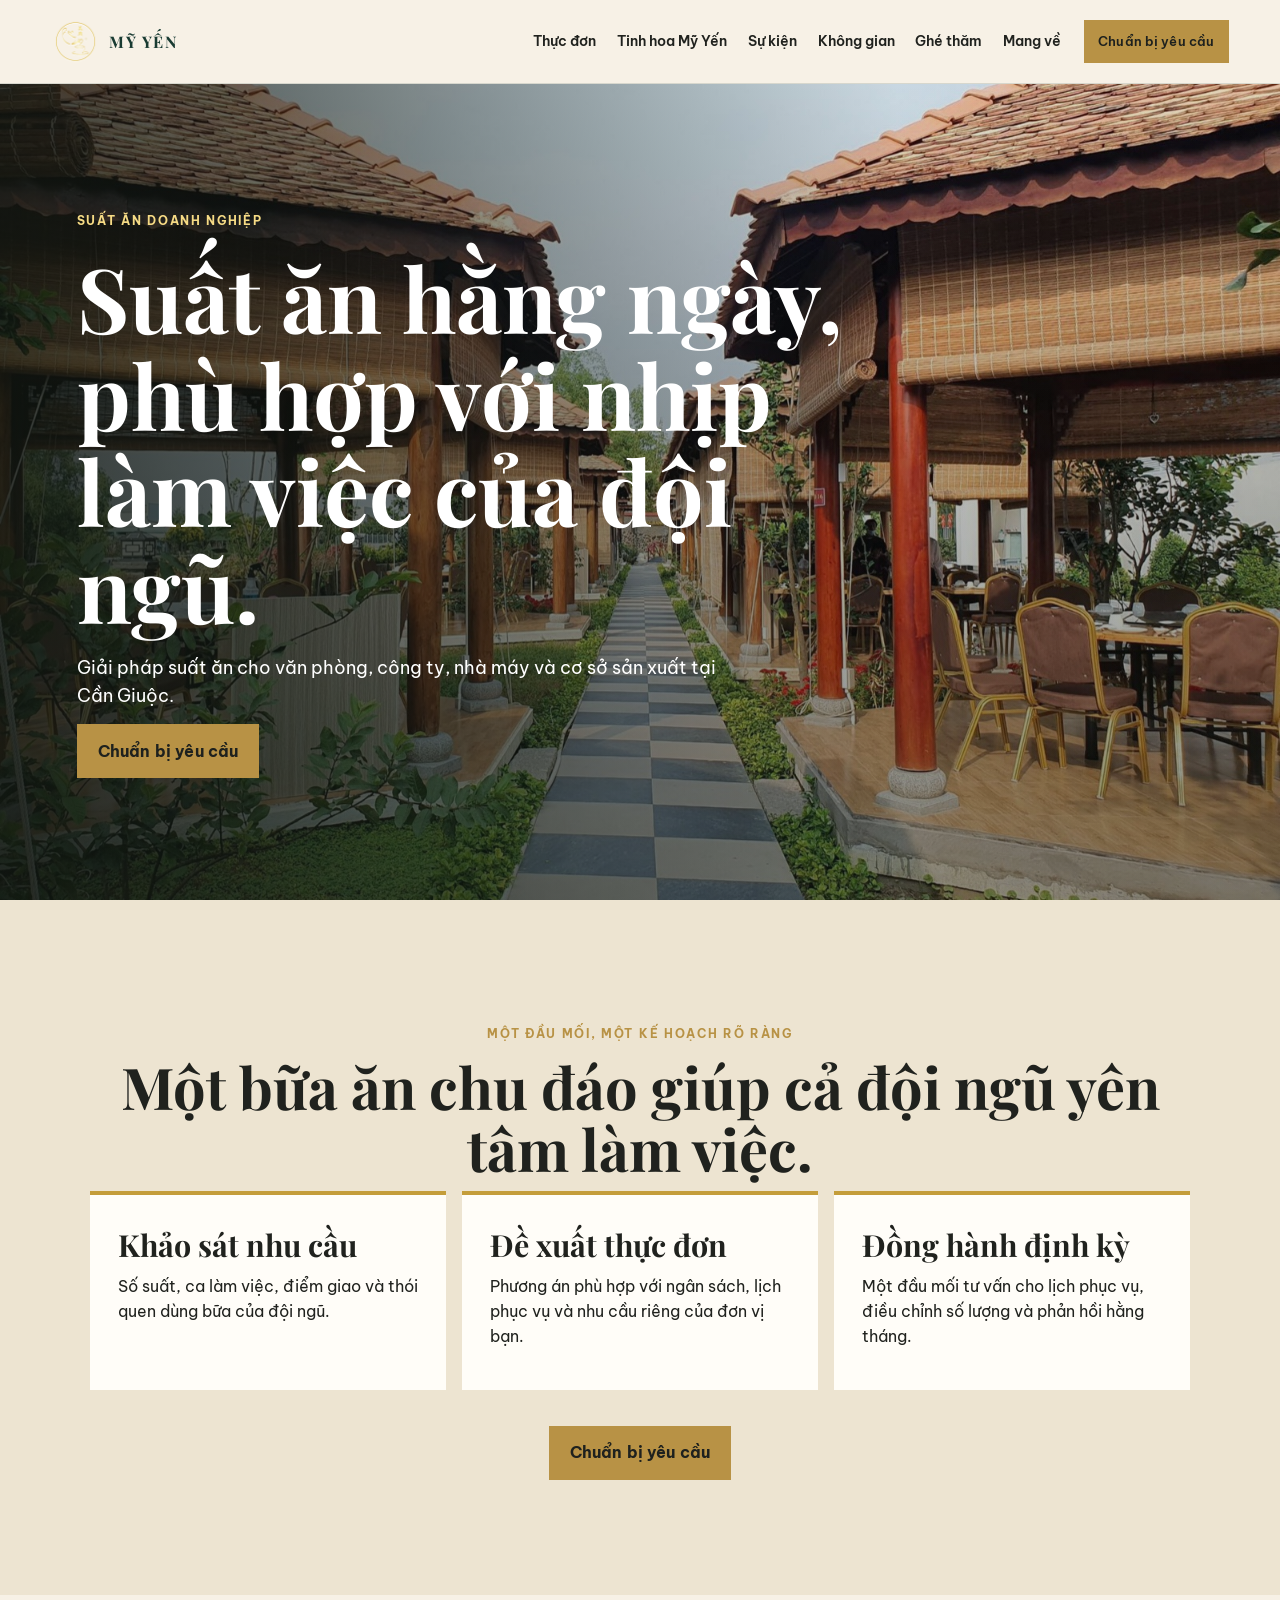
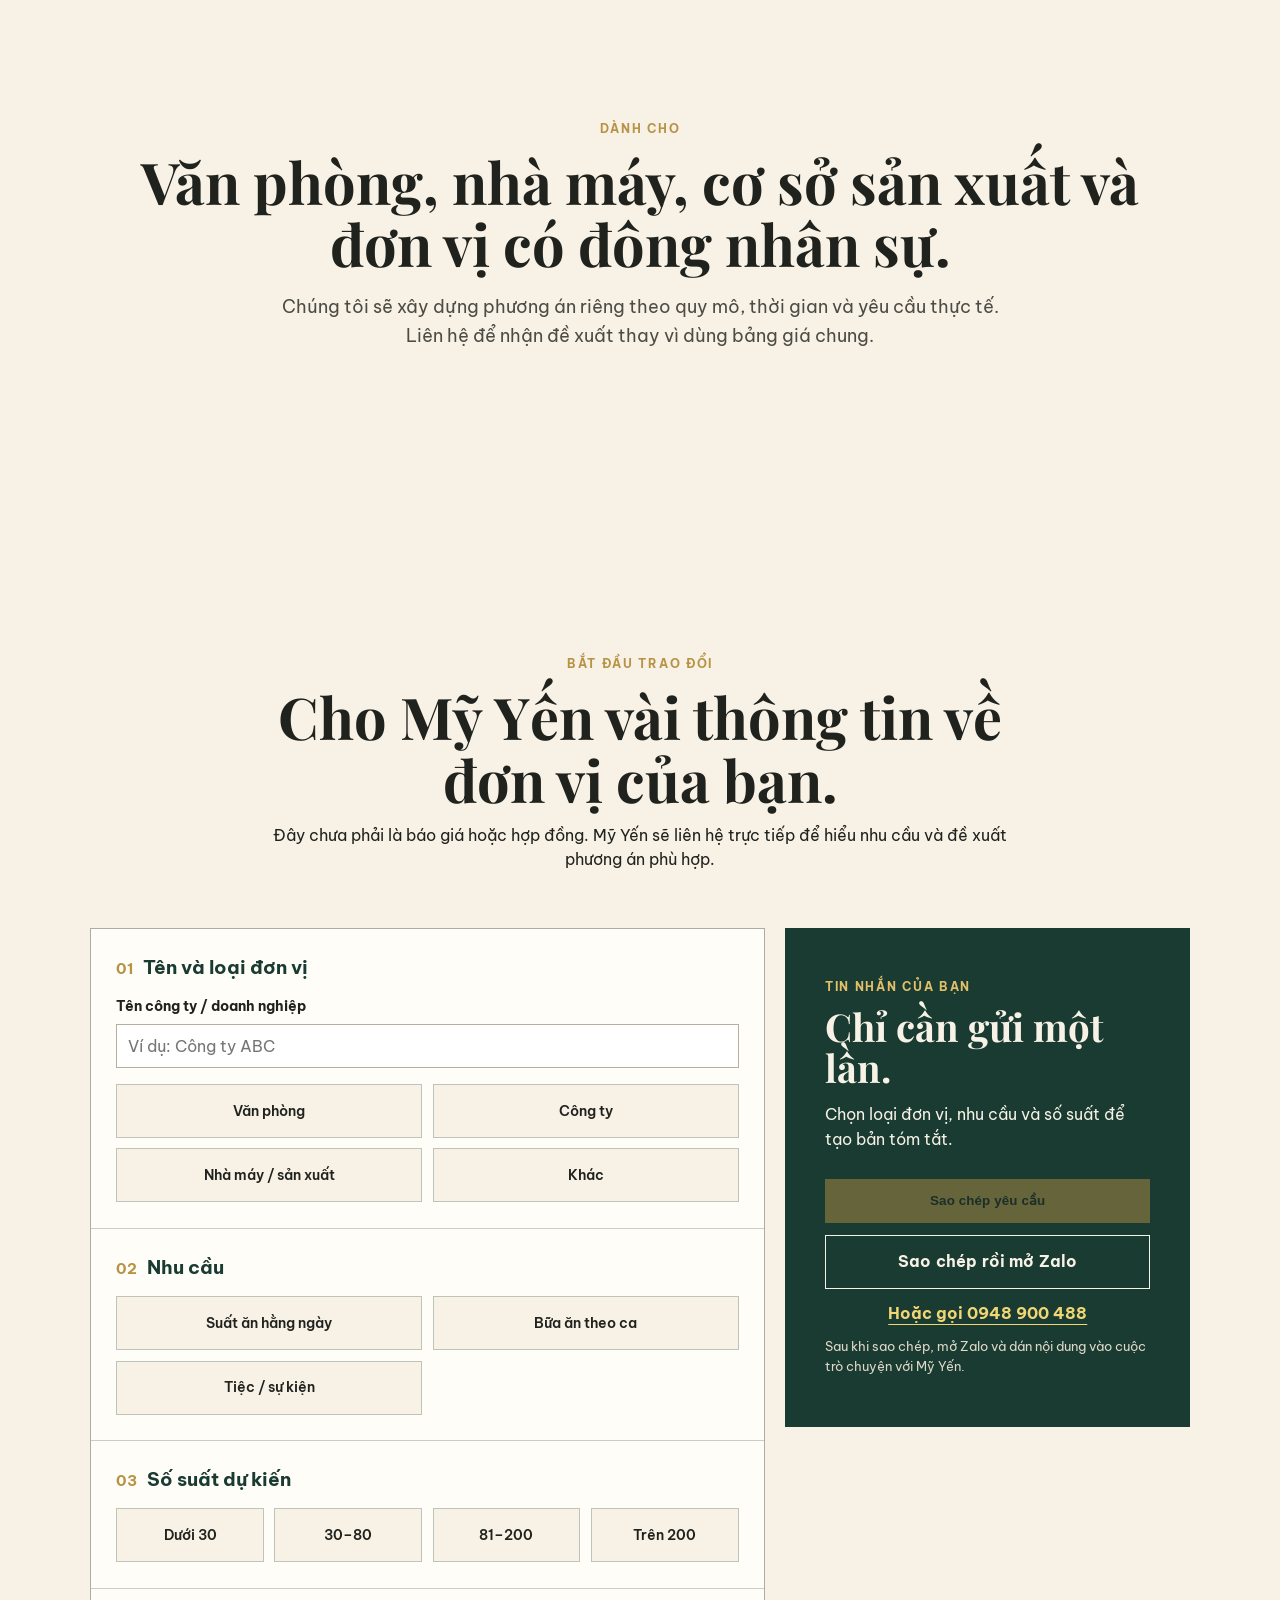
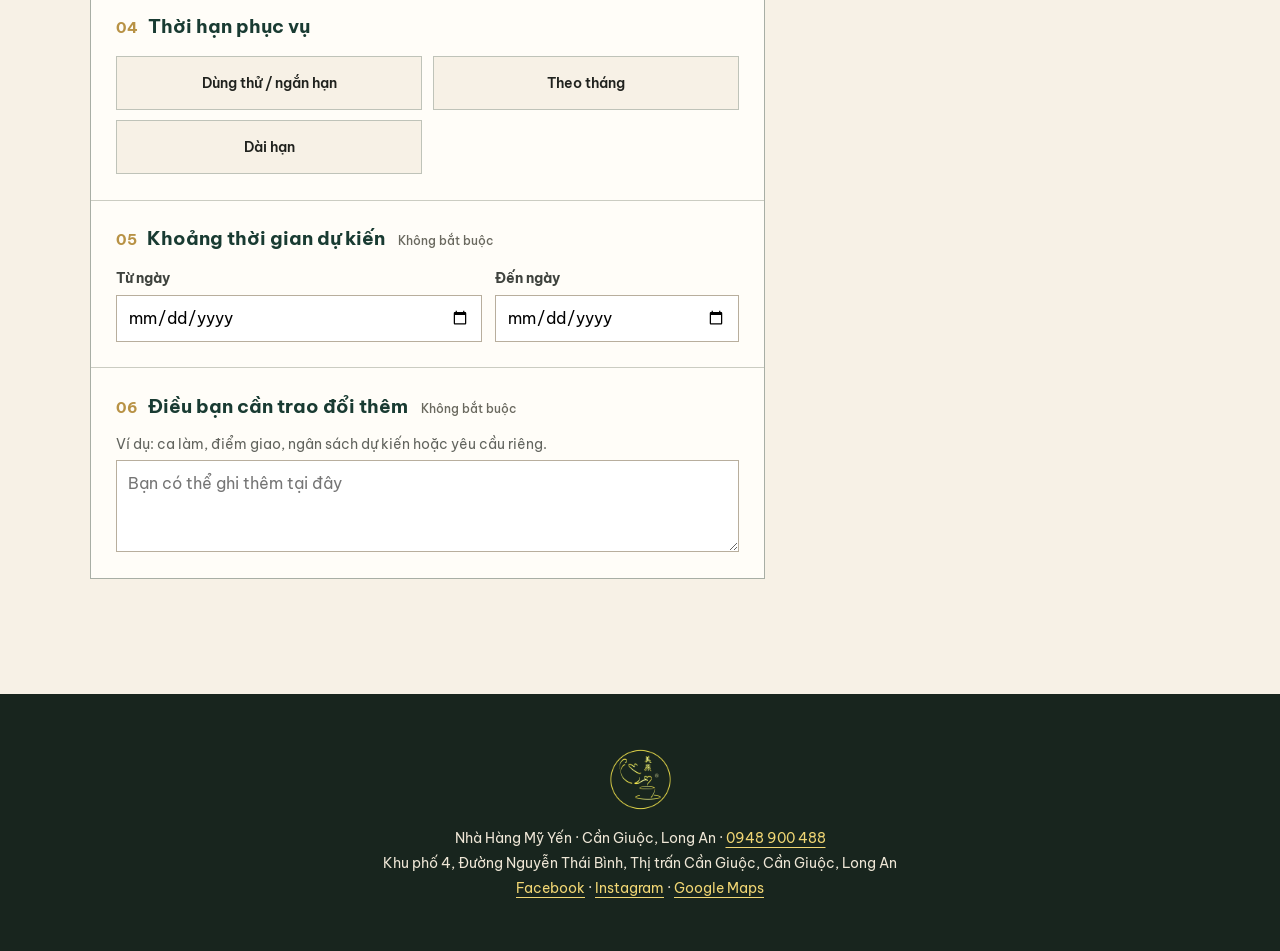
<file: corporate-catering.html>
<!doctype html><html lang="vi"><head><meta charset="utf-8"><meta name="viewport" content="width=device-width,initial-scale=1"><link rel="preconnect" href="https://fonts.googleapis.com"><link rel="preconnect" href="https://fonts.gstatic.com" crossorigin><link href="https://fonts.googleapis.com/css2?family=Be+Vietnam+Pro:wght@400;500;600;700&family=Playfair+Display:wght@500;600;700&display=swap" rel="stylesheet"><title>Suất ăn doanh nghiệp tại Cần Giuộc | Nhà Hàng Mỹ Yến</title><meta name="description" content="Giải pháp suất ăn hằng ngày theo nhu cầu cho văn phòng, công ty, nhà máy và cơ sở sản xuất tại Cần Giuộc, Long An."><meta name="robots" content="index,follow,max-image-preview:large"><link rel="canonical" href="https://nhahangmyyen.com/corporate-catering.html"><meta property="og:type" content="website"><meta property="og:locale" content="vi_VN"><meta property="og:site_name" content="Nhà Hàng Mỹ Yến"><meta property="og:title" content="Suất ăn doanh nghiệp tại Cần Giuộc | Nhà Hàng Mỹ Yến"><meta property="og:description" content="Giải pháp suất ăn hằng ngày theo nhu cầu cho văn phòng, công ty, nhà máy và cơ sở sản xuất tại Cần Giuộc, Long An."><meta property="og:url" content="https://nhahangmyyen.com/corporate-catering.html"><meta property="og:image" content="https://nhahangmyyen.com/assets/garden-walkway.jpg"><meta name="twitter:card" content="summary_large_image"><link rel="stylesheet" href="styles.css"><link rel="stylesheet" href="enhancements.css"></head><body><header class="topbar"><a class="brand" href="index.html"><img src="assets/logo.png" alt="Nhà Hàng Mỹ Yến"></a><button class="menu-toggle" type="button" aria-expanded="false" aria-controls="nav">Danh mục</button><nav id="nav" aria-label="Điều hướng chính"><a href="menu.html">Thực đơn</a><a href="premium-menu.html">Tinh hoa Mỹ Yến</a><a href="events.html">Sự kiện</a><a href="spaces.html">Không gian</a><a href="visit.html">Ghé thăm</a><a href="takeaway.html">Mang về</a></nav><a class="button button-small" href="#corporate-helper">Chuẩn bị yêu cầu</a></header><main><section class="hero"><img src="assets/garden-walkway.jpg" alt="Không gian Nhà Hàng Mỹ Yến"><div class="hero-shade"></div><div class="hero-copy"><p class="eyebrow">Suất ăn doanh nghiệp</p><h1>Suất ăn hằng ngày, phù hợp với nhịp làm việc của đội ngũ.</h1><p>Giải pháp suất ăn cho văn phòng, công ty, nhà máy và cơ sở sản xuất tại Cần Giuộc.</p><a class="button" href="#corporate-helper">Chuẩn bị yêu cầu</a></div></section><section class="catering section"><p class="eyebrow">Một đầu mối, một kế hoạch rõ ràng</p><h2>Một bữa ăn chu đáo giúp cả đội ngũ yên tâm làm việc.</h2><div class="catering-grid"><article><h3>Khảo sát nhu cầu</h3><p>Số suất, ca làm việc, điểm giao và thói quen dùng bữa của đội ngũ.</p></article><article><h3>Đề xuất thực đơn</h3><p>Phương án phù hợp với ngân sách, lịch phục vụ và nhu cầu riêng của đơn vị bạn.</p></article><article><h3>Đồng hành định kỳ</h3><p>Một đầu mối tư vấn cho lịch phục vụ, điều chỉnh số lượng và phản hồi hằng tháng.</p></article></div><a class="button" href="#corporate-helper">Chuẩn bị yêu cầu</a></section><section class="section intro"><p class="eyebrow">Dành cho</p><h2>Văn phòng, nhà máy, cơ sở sản xuất và đơn vị có đông nhân sự.</h2><p class="lead">Chúng tôi sẽ xây dựng phương án riêng theo quy mô, thời gian và yêu cầu thực tế. Liên hệ để nhận đề xuất thay vì dùng bảng giá chung.</p></section><section class="group-helper request-helper section" id="corporate-helper" data-request-helper data-request-type="tư vấn suất ăn doanh nghiệp" aria-labelledby="corporate-helper-title">
  <div class="section-heading"><p class="eyebrow">Bắt đầu trao đổi</p><h2 id="corporate-helper-title">Cho Mỹ Yến vài thông tin về đơn vị của bạn.</h2><p>Đây chưa phải là báo giá hoặc hợp đồng. Mỹ Yến sẽ liên hệ trực tiếp để hiểu nhu cầu và đề xuất phương án phù hợp.</p></div>
  <div class="group-helper-grid"><div class="group-helper-steps">
    <section class="helper-step" data-request-group="organization" data-label="Loại đơn vị" data-required="true"><h3 class="helper-step-title"><span>01</span>Tên và loại đơn vị</h3><label>Tên công ty / doanh nghiệp<input id="corporate-company" type="text" autocomplete="organization" data-request-input data-required data-request-priority data-label="Tên công ty / doanh nghiệp" placeholder="Ví dụ: Công ty ABC"></label><div class="choice-grid"><button type="button" data-value="Văn phòng">Văn phòng</button><button type="button" data-value="Công ty">Công ty</button><button type="button" data-value="Nhà máy / cơ sở sản xuất">Nhà máy / sản xuất</button><button type="button" data-value="Khác">Khác</button></div></section>
    <section class="helper-step" data-request-group="service" data-label="Nhu cầu" data-required="true"><h3 class="helper-step-title"><span>02</span>Nhu cầu</h3><div class="choice-grid"><button type="button" data-value="Suất ăn hằng ngày">Suất ăn hằng ngày</button><button type="button" data-value="Bữa ăn theo ca">Bữa ăn theo ca</button><button type="button" data-value="Tiệc / sự kiện nội bộ">Tiệc / sự kiện</button></div></section>
    <section class="helper-step" data-request-group="quantity" data-label="Số suất dự kiến" data-required="true"><h3 class="helper-step-title"><span>03</span>Số suất dự kiến</h3><div class="choice-grid choice-grid-compact"><button type="button" data-value="Dưới 30 suất">Dưới 30</button><button type="button" data-value="30–80 suất">30–80</button><button type="button" data-value="81–200 suất">81–200</button><button type="button" data-value="Trên 200 suất">Trên 200</button></div></section>
    <section class="helper-step" data-request-group="duration" data-label="Thời hạn phục vụ" data-required="true"><h3 class="helper-step-title"><span>04</span>Thời hạn phục vụ</h3><div class="choice-grid"><button type="button" data-value="Dùng thử / ngắn hạn">Dùng thử / ngắn hạn</button><button type="button" data-value="Theo tháng">Theo tháng</button><button type="button" data-value="Hợp tác dài hạn">Dài hạn</button></div></section>
    <section class="helper-step"><h3 class="helper-step-title"><span>05</span>Khoảng thời gian dự kiến <small>Không bắt buộc</small></h3><div class="helper-date-row"><label>Từ ngày<input type="date" data-request-input data-optional data-label="Từ ngày"></label><label>Đến ngày<input type="date" data-request-input data-optional data-label="Đến ngày"></label></div></section>
    <section class="helper-step"><h3 class="helper-step-title"><span>06</span>Điều bạn cần trao đổi thêm <small>Không bắt buộc</small></h3><p class="helper-field-note">Ví dụ: ca làm, điểm giao, ngân sách dự kiến hoặc yêu cầu riêng.</p><label class="sr-only" for="corporate-notes">Điều bạn cần trao đổi thêm</label><textarea id="corporate-notes" rows="3" data-request-input data-optional data-label="Điều cần trao đổi thêm" placeholder="Bạn có thể ghi thêm tại đây"></textarea></section>
  </div><aside class="group-summary"><p class="eyebrow">Tin nhắn của bạn</p><h3>Chỉ cần gửi một lần.</h3><p class="request-summary-text">Chọn loại đơn vị, nhu cầu và số suất để tạo bản tóm tắt.</p><div class="group-summary-actions"><button class="button copy-request" type="button" disabled>Sao chép yêu cầu</button><a class="button button-outline" href="https://zalo.me/0948900488" target="_blank" rel="noopener">Mở Zalo để gửi</a><a class="text-link" href="tel:+84948900488">Hoặc gọi 0948 900 488</a></div><p class="helper-note request-copy-status">Sau khi sao chép, mở Zalo và dán nội dung vào cuộc trò chuyện với Mỹ Yến.</p></aside></div>
</section>
</main><footer><a href="index.html" aria-label="Về trang chủ Nhà Hàng Mỹ Yến"><img src="assets/logo.png" alt="Nhà Hàng Mỹ Yến"></a><p>Nhà Hàng Mỹ Yến · Cần Giuộc, Long An · <a href="tel:+84948900488">0948 900 488</a></p><p>Khu phố 4, Đường Nguyễn Thái Bình, Thị trấn Cần Giuộc, Cần Giuộc, Long An</p><p><a href="https://www.facebook.com/nhahangmyyen88/" target="_blank" rel="noopener">Facebook</a> · <a href="https://www.instagram.com/nhahangmyyen/" target="_blank" rel="noopener">Instagram</a> · <a href="https://maps.app.goo.gl/wLhEkWt8MZcC4Axw8" target="_blank" rel="noopener">Google Maps</a></p></footer><nav class="mobile-actions" aria-label="Liên hệ nhanh"><a href="tel:+84948900488">Gọi ngay</a><a href="https://zalo.me/0948900488" target="_blank" rel="noopener">Zalo</a><a href="#contact">Liên hệ</a></nav><script src="app.js"></script></body></html>
</file>
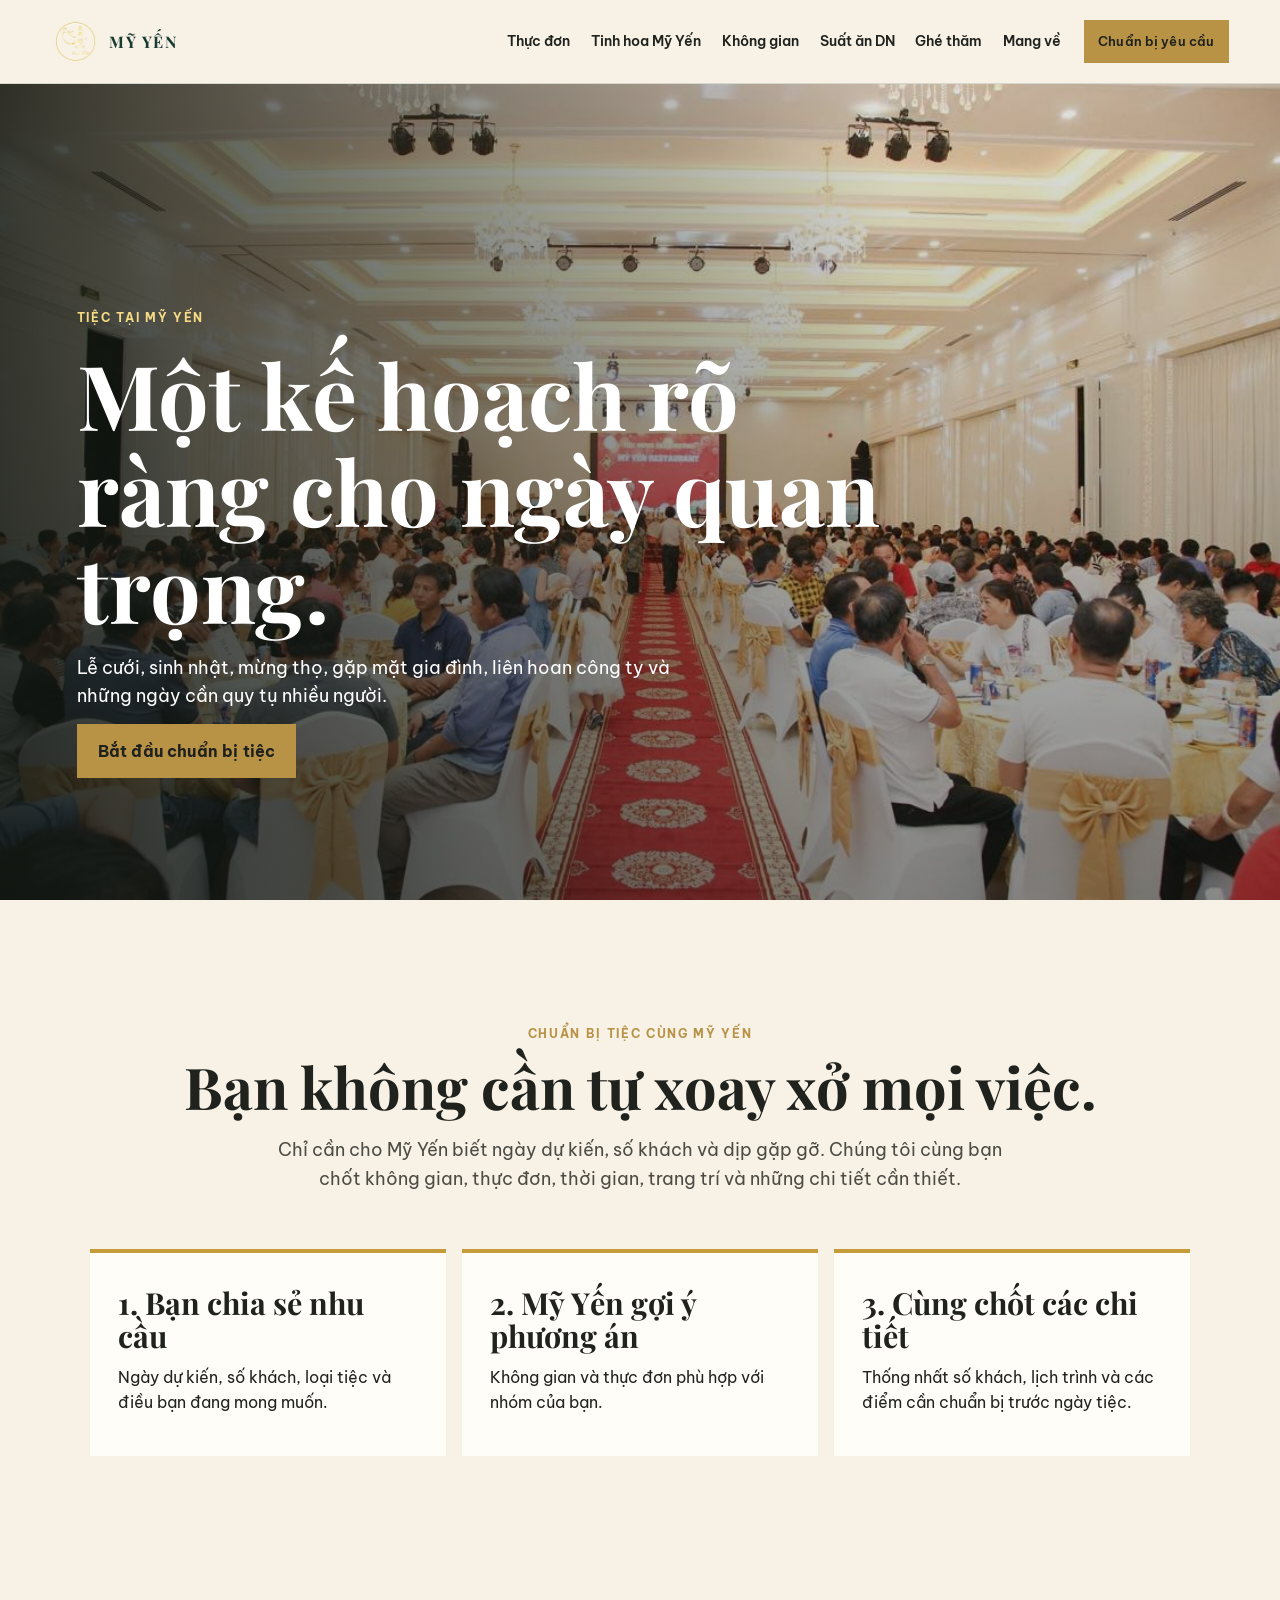
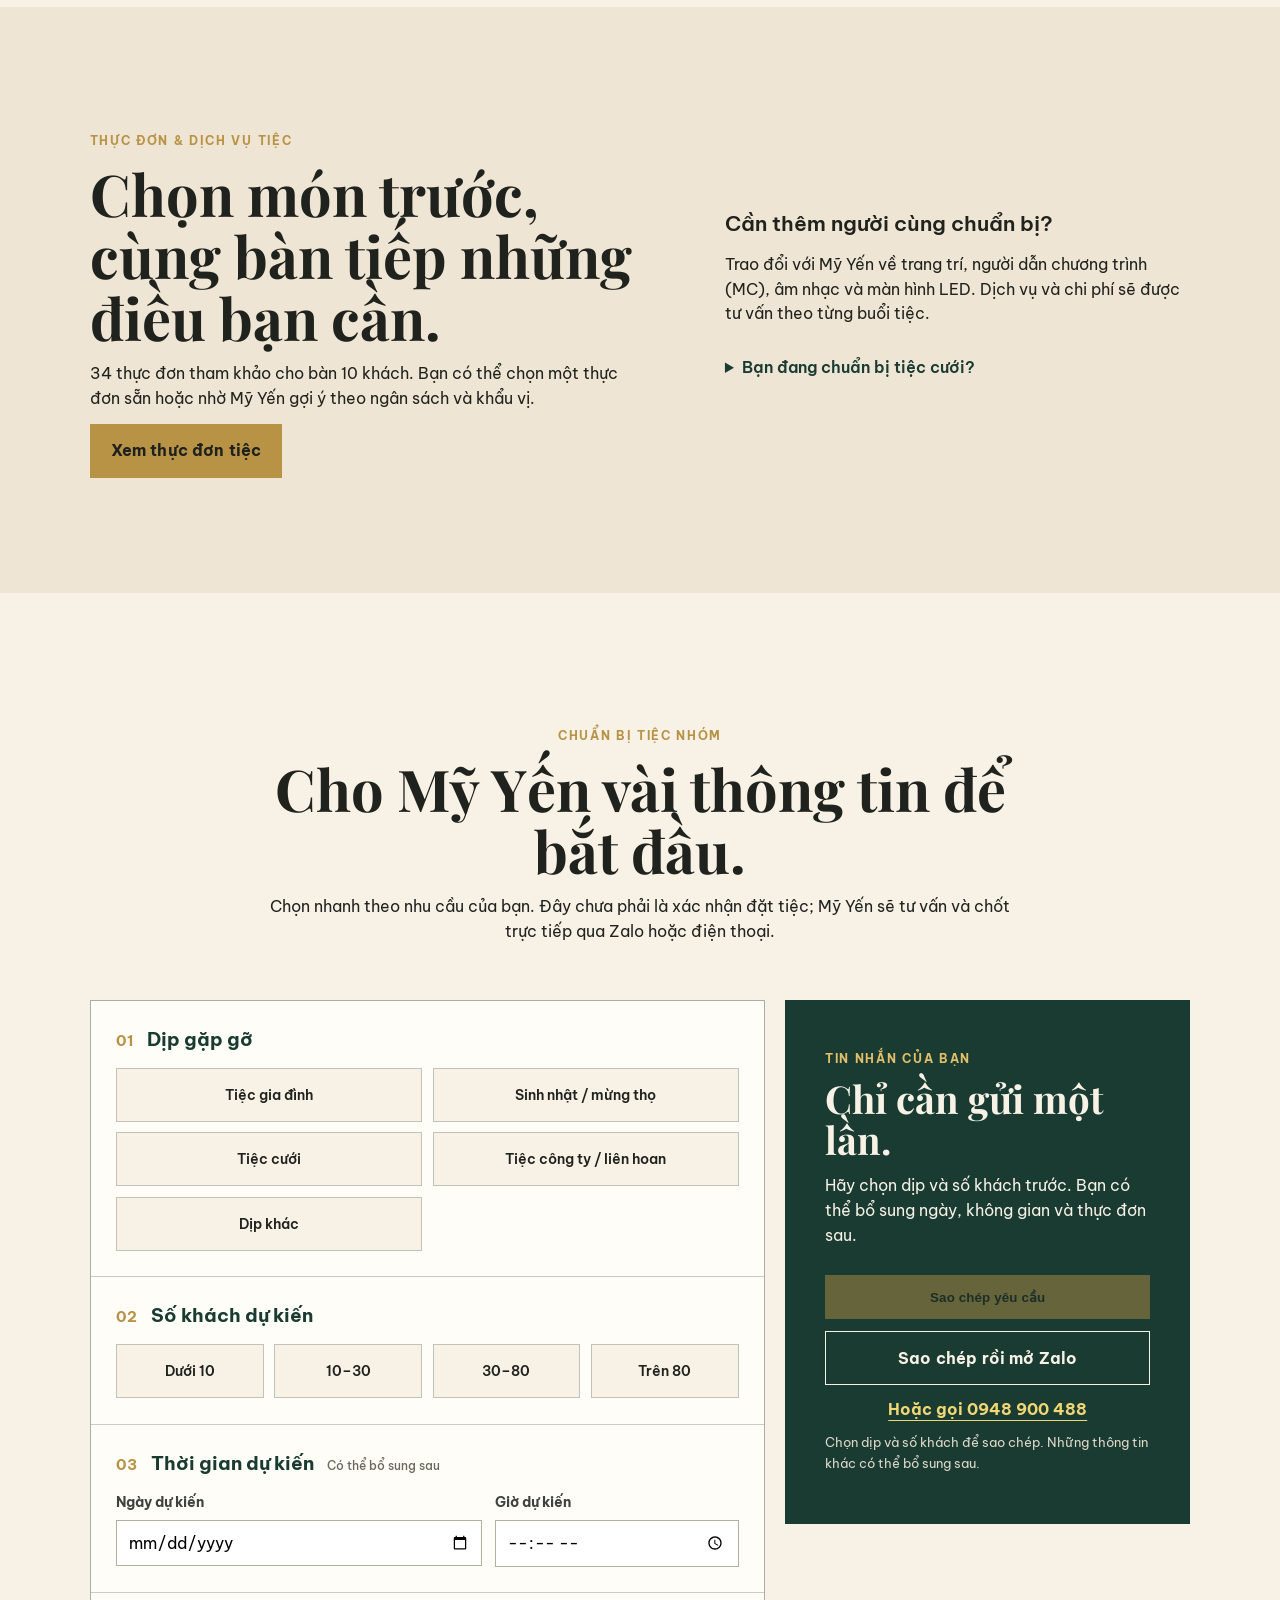
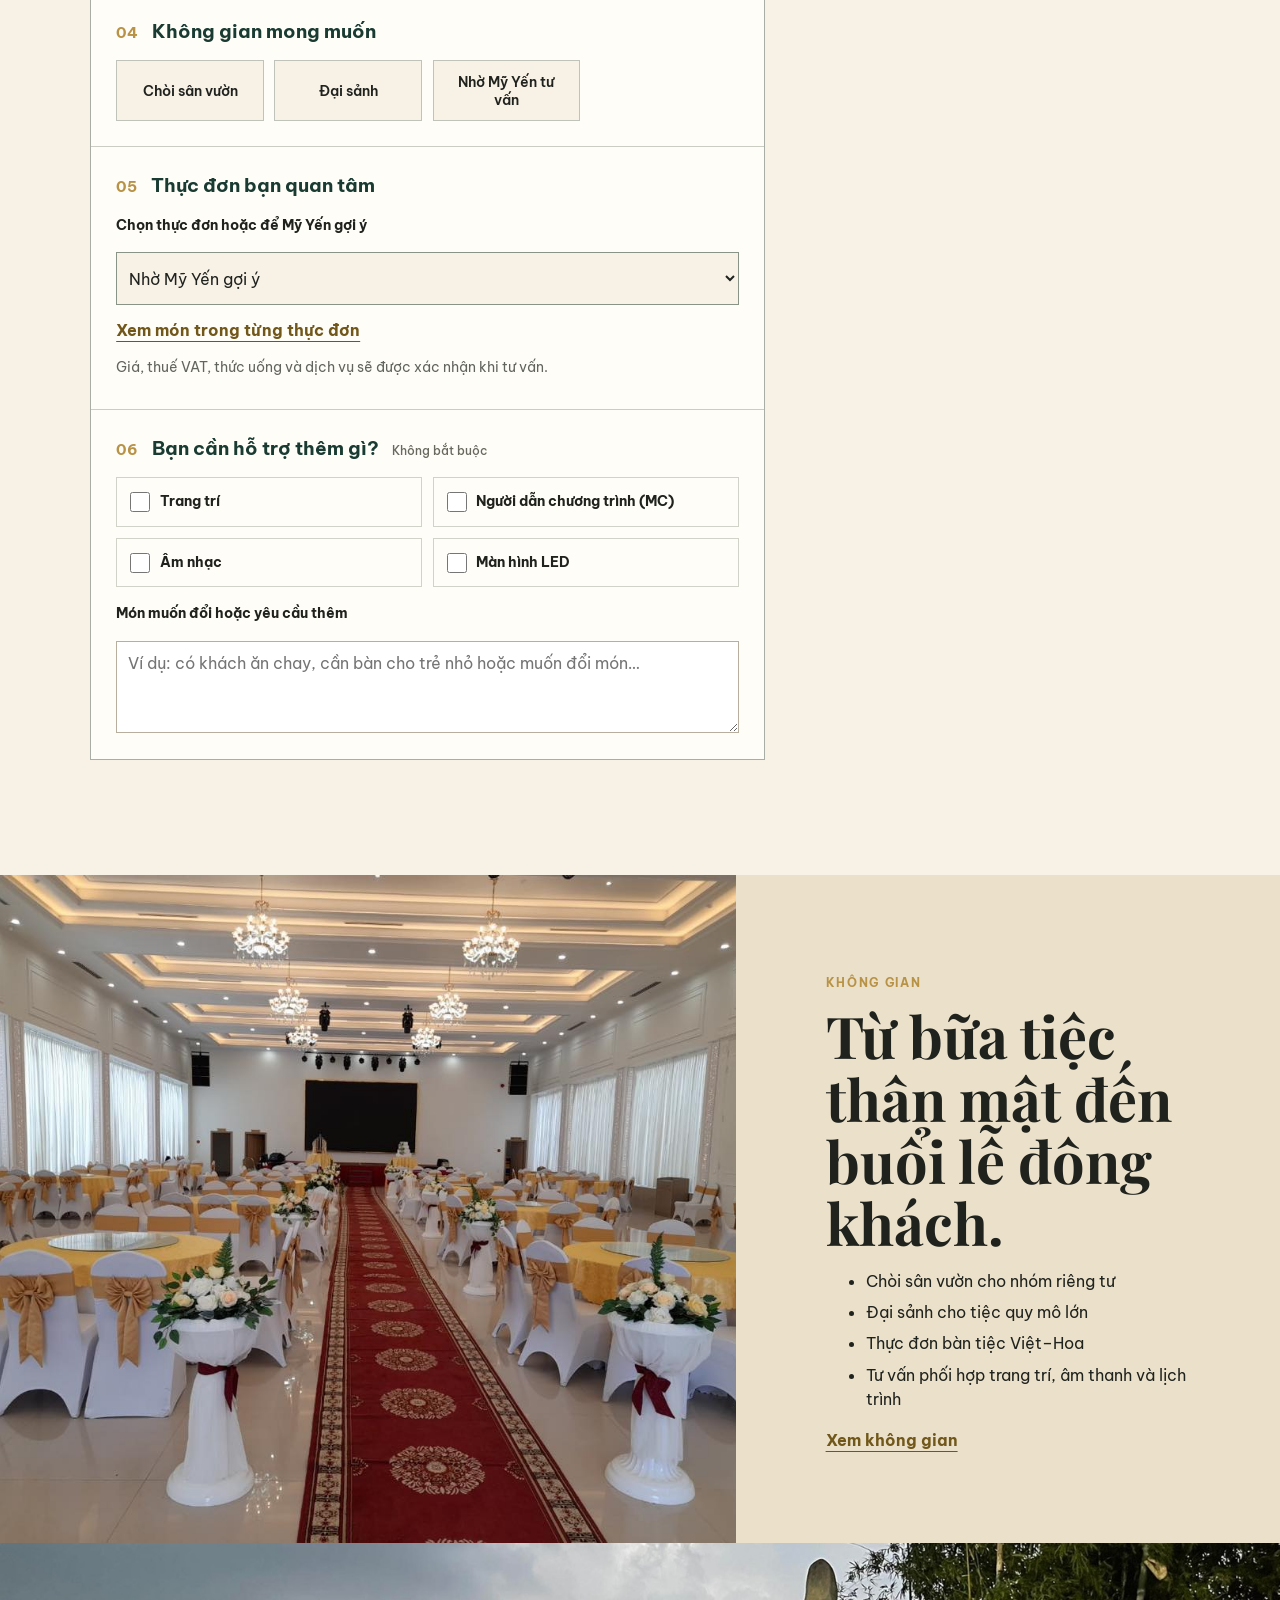
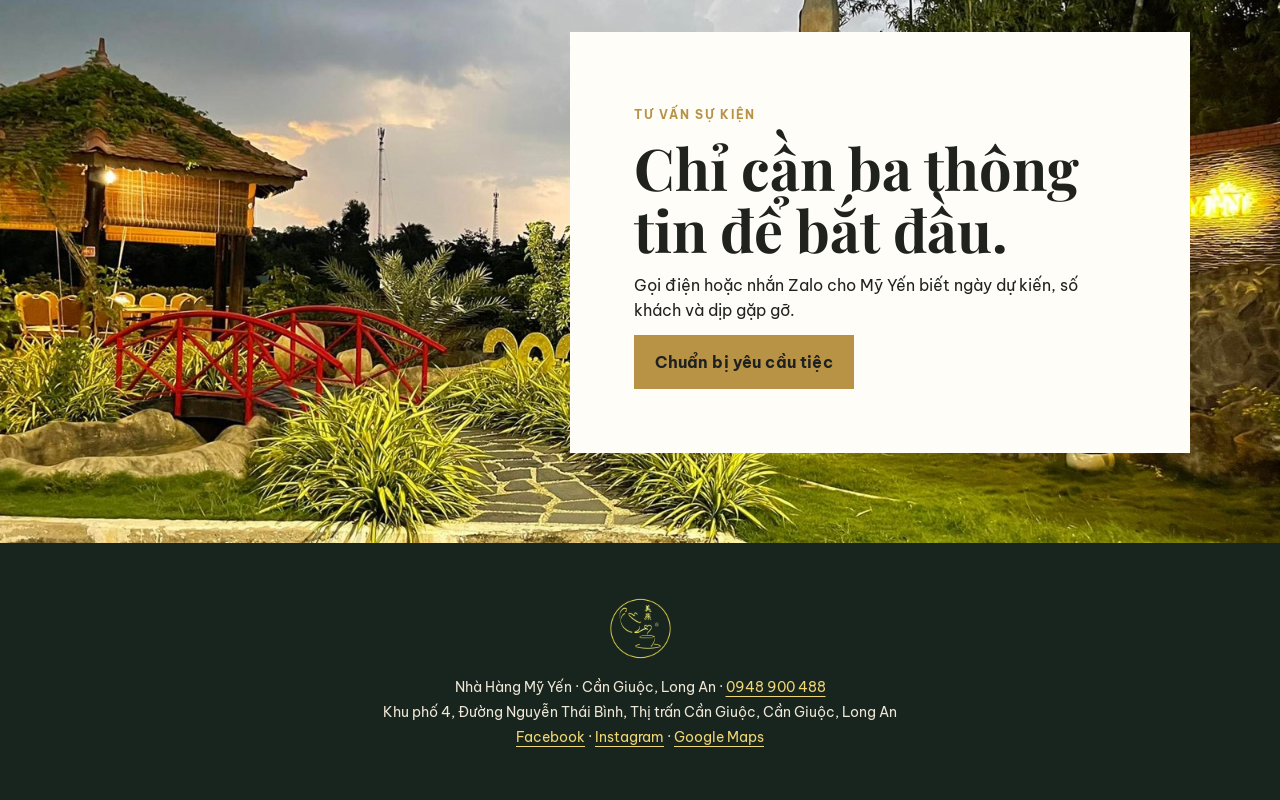
<file: events.html>
<!doctype html><html lang="vi"><head><meta charset="utf-8"><meta name="viewport" content="width=device-width,initial-scale=1"><link rel="preconnect" href="https://fonts.googleapis.com"><link rel="preconnect" href="https://fonts.gstatic.com" crossorigin><link href="https://fonts.googleapis.com/css2?family=Be+Vietnam+Pro:wght@400;500;600;700&family=Playfair+Display:wght@500;600;700&display=swap" rel="stylesheet"><title>Tiệc cưới, sinh nhật và sự kiện | Nhà Hàng Mỹ Yến</title><meta name="description" content="Tổ chức tiệc cưới, sinh nhật, mừng thọ, họp mặt và liên hoan công ty tại Nhà Hàng Mỹ Yến, Cần Giuộc."><meta name="robots" content="index,follow,max-image-preview:large"><link rel="canonical" href="https://nhahangmyyen.com/events.html"><meta property="og:type" content="website"><meta property="og:locale" content="vi_VN"><meta property="og:site_name" content="Nhà Hàng Mỹ Yến"><meta property="og:title" content="Tiệc cưới, sinh nhật và sự kiện | Nhà Hàng Mỹ Yến"><meta property="og:description" content="Tổ chức tiệc cưới, sinh nhật, mừng thọ, họp mặt và liên hoan công ty tại Nhà Hàng Mỹ Yến, Cần Giuộc."><meta property="og:url" content="https://nhahangmyyen.com/events.html"><meta property="og:image" content="https://nhahangmyyen.com/assets/ballroom-celebration.jpg"><meta name="twitter:card" content="summary_large_image"><link rel="stylesheet" href="styles.css"><link rel="stylesheet" href="enhancements.css"></head><body><header class="topbar"><a class="brand" href="index.html"><img src="assets/logo.png" alt="Nhà Hàng Mỹ Yến"></a><button class="menu-toggle" type="button" aria-expanded="false" aria-controls="nav">Danh mục</button><nav id="nav" aria-label="Điều hướng chính"><a href="menu.html">Thực đơn</a><a href="premium-menu.html">Tinh hoa Mỹ Yến</a><a href="spaces.html">Không gian</a><a href="corporate-catering.html">Suất ăn DN</a><a href="visit.html">Ghé thăm</a><a href="takeaway.html">Mang về</a></nav><a class="button button-small" href="index.html#contact">Liên hệ tư vấn</a></header><main><section class="hero"><img src="assets/ballroom-celebration.jpg" alt="Tiệc đông khách tại đại sảnh Mỹ Yến"><div class="hero-shade"></div><div class="hero-copy"><p class="eyebrow">Tiệc tại Mỹ Yến</p><h1>Một kế hoạch rõ ràng cho ngày quan trọng.</h1><p>Lễ cưới, sinh nhật, mừng thọ, gặp mặt gia đình, liên hoan công ty và những ngày cần quy tụ nhiều người.</p><a class="button" href="#group-helper">Bắt đầu chuẩn bị tiệc</a></div></section><section class="section intro"><p class="eyebrow">Chuẩn bị tiệc cùng Mỹ Yến</p><h2>Bạn không cần tự xoay xở mọi việc.</h2><p class="lead">Chỉ cần cho Mỹ Yến biết ngày dự kiến, số khách và dịp gặp gỡ. Chúng tôi cùng bạn chốt không gian, thực đơn, thời gian, trang trí và những chi tiết cần thiết.</p><div class="catering-grid"><article><h3>1. Bạn chia sẻ nhu cầu</h3><p>Ngày dự kiến, số khách, loại tiệc và điều bạn đang mong muốn.</p></article><article><h3>2. Mỹ Yến gợi ý phương án</h3><p>Không gian và thực đơn phù hợp với nhóm của bạn.</p></article><article><h3>3. Cùng chốt các chi tiết</h3><p>Thống nhất số khách, lịch trình và các điểm cần chuẩn bị trước ngày tiệc.</p></article></div></section><section class="section banquet-teaser"><div><p class="eyebrow">Thực đơn & dịch vụ tiệc</p><h2>Chọn món trước,<br>cùng bàn tiếp những điều bạn cần.</h2><p>34 thực đơn tham khảo cho bàn 10 khách. Bạn có thể chọn một thực đơn sẵn hoặc nhờ Mỹ Yến gợi ý theo ngân sách và khẩu vị.</p><a class="button" href="banquet-menu.html">Xem thực đơn tiệc</a></div><div><h3>Cần thêm người cùng chuẩn bị?</h3><p>Trao đổi với Mỹ Yến về trang trí, người dẫn chương trình (MC), âm nhạc và màn hình LED. Dịch vụ và chi phí sẽ được tư vấn theo từng buổi tiệc.</p><details><summary>Bạn đang chuẩn bị tiệc cưới?</summary><p>Mỹ Yến có chương trình ưu đãi theo số bàn dành riêng cho tiệc cưới. Cho chúng tôi biết quy mô dự kiến để được tư vấn quyền lợi và điều kiện đang áp dụng.</p></details></div></section><section class="group-helper section" id="group-helper" aria-labelledby="group-helper-title">
  <div class="section-heading">
    <p class="eyebrow">Chuẩn bị tiệc nhóm</p>
    <h2 id="group-helper-title">Cho Mỹ Yến vài thông tin để bắt đầu.</h2>
    <p>Chọn nhanh theo nhu cầu của bạn. Đây chưa phải là xác nhận đặt tiệc; Mỹ Yến sẽ tư vấn và chốt trực tiếp qua Zalo hoặc điện thoại.</p>
  </div>
  <div class="group-helper-grid">
    <div class="group-helper-steps">
      <section class="helper-step">
        <h3 class="helper-step-title"><span>01</span> Dịp gặp gỡ</h3>
        <div class="choice-grid" data-group="occasion" role="group" aria-label="Chọn dịp gặp gỡ">
          <button type="button" data-value="Tiệc gia đình">Tiệc gia đình</button>
          <button type="button" data-value="Sinh nhật / mừng thọ">Sinh nhật / mừng thọ</button>
          <button type="button" data-value="Tiệc cưới">Tiệc cưới</button>
          <button type="button" data-value="Tiệc công ty / liên hoan">Tiệc công ty / liên hoan</button>
          <button type="button" data-value="Dịp khác">Dịp khác</button>
        </div>
      </section>
      <section class="helper-step">
        <h3 class="helper-step-title"><span>02</span> Số khách dự kiến</h3>
        <div class="choice-grid choice-grid-compact" data-group="guests" role="group" aria-label="Chọn số khách dự kiến">
          <button type="button" data-value="Dưới 10 khách">Dưới 10</button>
          <button type="button" data-value="10–30 khách">10–30</button>
          <button type="button" data-value="30–80 khách">30–80</button>
          <button type="button" data-value="Trên 80 khách">Trên 80</button>
        </div>
      </section>
      <section class="helper-step">
        <h3 class="helper-step-title"><span>03</span> Thời gian dự kiến <small>Có thể bổ sung sau</small></h3>
        <div class="helper-date-row">
          <label>Ngày dự kiến<input id="group-date" type="date"></label>
          <label>Giờ dự kiến<input id="group-time" type="time"></label>
        </div>
      </section>
      <section class="helper-step">
        <h3 class="helper-step-title"><span>04</span> Không gian mong muốn</h3>
        <div class="choice-grid choice-grid-compact" data-group="space" role="group" aria-label="Chọn không gian mong muốn">
          <button type="button" data-value="Chòi sân vườn">Chòi sân vườn</button>
          <button type="button" data-value="Đại sảnh">Đại sảnh</button>
          <button type="button" data-value="Nhờ Mỹ Yến tư vấn">Nhờ Mỹ Yến tư vấn</button>
        </div>
      </section>
<section class="helper-step"><h3 class="helper-step-title"><span>05</span> Thực đơn bạn quan tâm</h3><label for="group-menu">Chọn thực đơn hoặc để Mỹ Yến gợi ý</label><select id="group-menu"><option value="">Nhờ Mỹ Yến gợi ý</option><option value="1A">Thực đơn 1A · 3.880.000đ / bàn (tham khảo)</option><option value="1B">Thực đơn 1B · 3.880.000đ / bàn (tham khảo)</option><option value="1C">Thực đơn 1C · 3.880.000đ / bàn (tham khảo)</option><option value="1D">Thực đơn 1D · 3.880.000đ / bàn (tham khảo)</option><option value="1E">Thực đơn 1E · 3.880.000đ / bàn (tham khảo)</option><option value="1F">Thực đơn 1F · 3.880.000đ / bàn (tham khảo)</option><option value="1G">Thực đơn 1G · 3.880.000đ / bàn (tham khảo)</option><option value="1H">Thực đơn 1H · 3.880.000đ / bàn (tham khảo)</option><option value="2A">Thực đơn 2A · 4.180.000đ / bàn (tham khảo)</option><option value="2B">Thực đơn 2B · 4.180.000đ / bàn (tham khảo)</option><option value="2C">Thực đơn 2C · 4.180.000đ / bàn (tham khảo)</option><option value="2D">Thực đơn 2D · 4.180.000đ / bàn (tham khảo)</option><option value="2E">Thực đơn 2E · 4.180.000đ / bàn (tham khảo)</option><option value="2F">Thực đơn 2F · 4.180.000đ / bàn (tham khảo)</option><option value="3A">Thực đơn 3A · 4.870.000đ / bàn (tham khảo)</option><option value="3B">Thực đơn 3B · 4.870.000đ / bàn (tham khảo)</option><option value="3C">Thực đơn 3C · 4.870.000đ / bàn (tham khảo)</option><option value="3D">Thực đơn 3D · 4.870.000đ / bàn (tham khảo)</option><option value="3E">Thực đơn 3E · 4.870.000đ / bàn (tham khảo)</option><option value="3F">Thực đơn 3F · 4.870.000đ / bàn (tham khảo)</option><option value="4A">Thực đơn 4A · 5.180.000đ / bàn (tham khảo)</option><option value="4B">Thực đơn 4B · 5.180.000đ / bàn (tham khảo)</option><option value="4C">Thực đơn 4C · 5.180.000đ / bàn (tham khảo)</option><option value="4D">Thực đơn 4D · 5.180.000đ / bàn (tham khảo)</option><option value="4E">Thực đơn 4E · 5.180.000đ / bàn (tham khảo)</option><option value="4F">Thực đơn 4F · 5.180.000đ / bàn (tham khảo)</option><option value="5A">Thực đơn 5A · 5.880.000đ / bàn (tham khảo)</option><option value="5B">Thực đơn 5B · 5.880.000đ / bàn (tham khảo)</option><option value="5C">Thực đơn 5C · 5.880.000đ / bàn (tham khảo)</option><option value="5D">Thực đơn 5D · 5.880.000đ / bàn (tham khảo)</option><option value="6A">Thực đơn 6A · 6.580.000đ / bàn (tham khảo)</option><option value="6B">Thực đơn 6B · 6.580.000đ / bàn (tham khảo)</option><option value="6C">Thực đơn 6C · 6.580.000đ / bàn (tham khảo)</option><option value="6D">Thực đơn 6D · 6.580.000đ / bàn (tham khảo)</option></select><p><a class="text-link" href="banquet-menu.html" id="browse-banquet">Xem món trong từng thực đơn</a></p><p class="helper-field-note">Giá, thuế VAT, thức uống và dịch vụ sẽ được xác nhận khi tư vấn.</p></section><section class="helper-step"><h3 class="helper-step-title"><span>06</span> Bạn cần hỗ trợ thêm gì? <small>Không bắt buộc</small></h3><div class="banquet-services"><label><input type="checkbox" name="event-service" value="Trang trí"> Trang trí</label><label><input type="checkbox" name="event-service" value="Người dẫn chương trình (MC)"> Người dẫn chương trình (MC)</label><label><input type="checkbox" name="event-service" value="Âm nhạc"> Âm nhạc</label><label><input type="checkbox" name="event-service" value="Màn hình LED"> Màn hình LED</label></div><label for="group-notes">Món muốn đổi hoặc yêu cầu thêm</label><textarea id="group-notes" rows="3" maxlength="1000" placeholder="Ví dụ: có khách ăn chay, cần bàn cho trẻ nhỏ hoặc muốn đổi món…"></textarea></section>    </div>
    <aside class="group-summary" aria-live="polite">
      <p class="eyebrow">Tin nhắn của bạn</p>
      <h3>Chỉ cần gửi một lần.</h3>
      <p id="group-summary-text">Chọn dịp và số khách để tạo bản tóm tắt.</p>
      <div class="group-summary-actions">
        <button class="button" id="copy-group-request" type="button" disabled>Sao chép yêu cầu</button>
        <a class="button button-outline" id="open-zalo-request" href="https://zalo.me/0948900488" target="_blank" rel="noopener">Mở Zalo để gửi</a>
        <a class="text-link" href="tel:+84948900488">Hoặc gọi 0948 900 488</a>
      </div>
      <p class="helper-note" id="group-copy-status">Sau khi sao chép, mở Zalo và dán nội dung vào cuộc trò chuyện với Mỹ Yến.</p>
    </aside>
  </div>
</section>
<section class="event-section"><div class="event-image"><img src="assets/ballroom.jpg" alt="Đại sảnh tiệc được chuẩn bị tại Mỹ Yến"></div><div class="event-copy"><p class="eyebrow">Không gian</p><h2>Từ bữa tiệc thân mật đến buổi lễ đông khách.</h2><ul><li>Chòi sân vườn cho nhóm riêng tư</li><li>Đại sảnh cho tiệc quy mô lớn</li><li>Thực đơn bàn tiệc Việt–Hoa</li><li>Tư vấn phối hợp trang trí, âm thanh và lịch trình</li></ul><a class="text-link" href="spaces.html">Xem không gian</a></div></section><section class="reserve" style="min-height:520px"><img src="assets/garden-evening.jpg" alt="Không gian Mỹ Yến buổi tối"><div class="reserve-panel"><p class="eyebrow">Tư vấn sự kiện</p><h2>Chỉ cần ba thông tin để bắt đầu.</h2><p>Gọi điện hoặc nhắn Zalo cho Mỹ Yến biết ngày dự kiến, số khách và dịp gặp gỡ.</p><a class="button" href="index.html#contact">Liên hệ trực tiếp</a></div></section></main><footer><a href="index.html" aria-label="Về trang chủ Nhà Hàng Mỹ Yến"><img src="assets/logo.png" alt="Nhà Hàng Mỹ Yến"></a><p>Nhà Hàng Mỹ Yến · Cần Giuộc, Long An · <a href="tel:+84948900488">0948 900 488</a></p><p>Khu phố 4, Đường Nguyễn Thái Bình, Thị trấn Cần Giuộc, Cần Giuộc, Long An</p><p><a href="https://www.facebook.com/nhahangmyyen88/" target="_blank" rel="noopener">Facebook</a> · <a href="https://www.instagram.com/nhahangmyyen/" target="_blank" rel="noopener">Instagram</a> · <a href="https://maps.app.goo.gl/wLhEkWt8MZcC4Axw8" target="_blank" rel="noopener">Google Maps</a></p></footer><nav class="mobile-actions" aria-label="Liên hệ nhanh"><a href="tel:+84948900488">Gọi ngay</a><a href="https://zalo.me/0948900488" target="_blank" rel="noopener">Zalo</a><a href="index.html#contact">Liên hệ</a></nav><script src="app.js"></script></body></html>
</file>
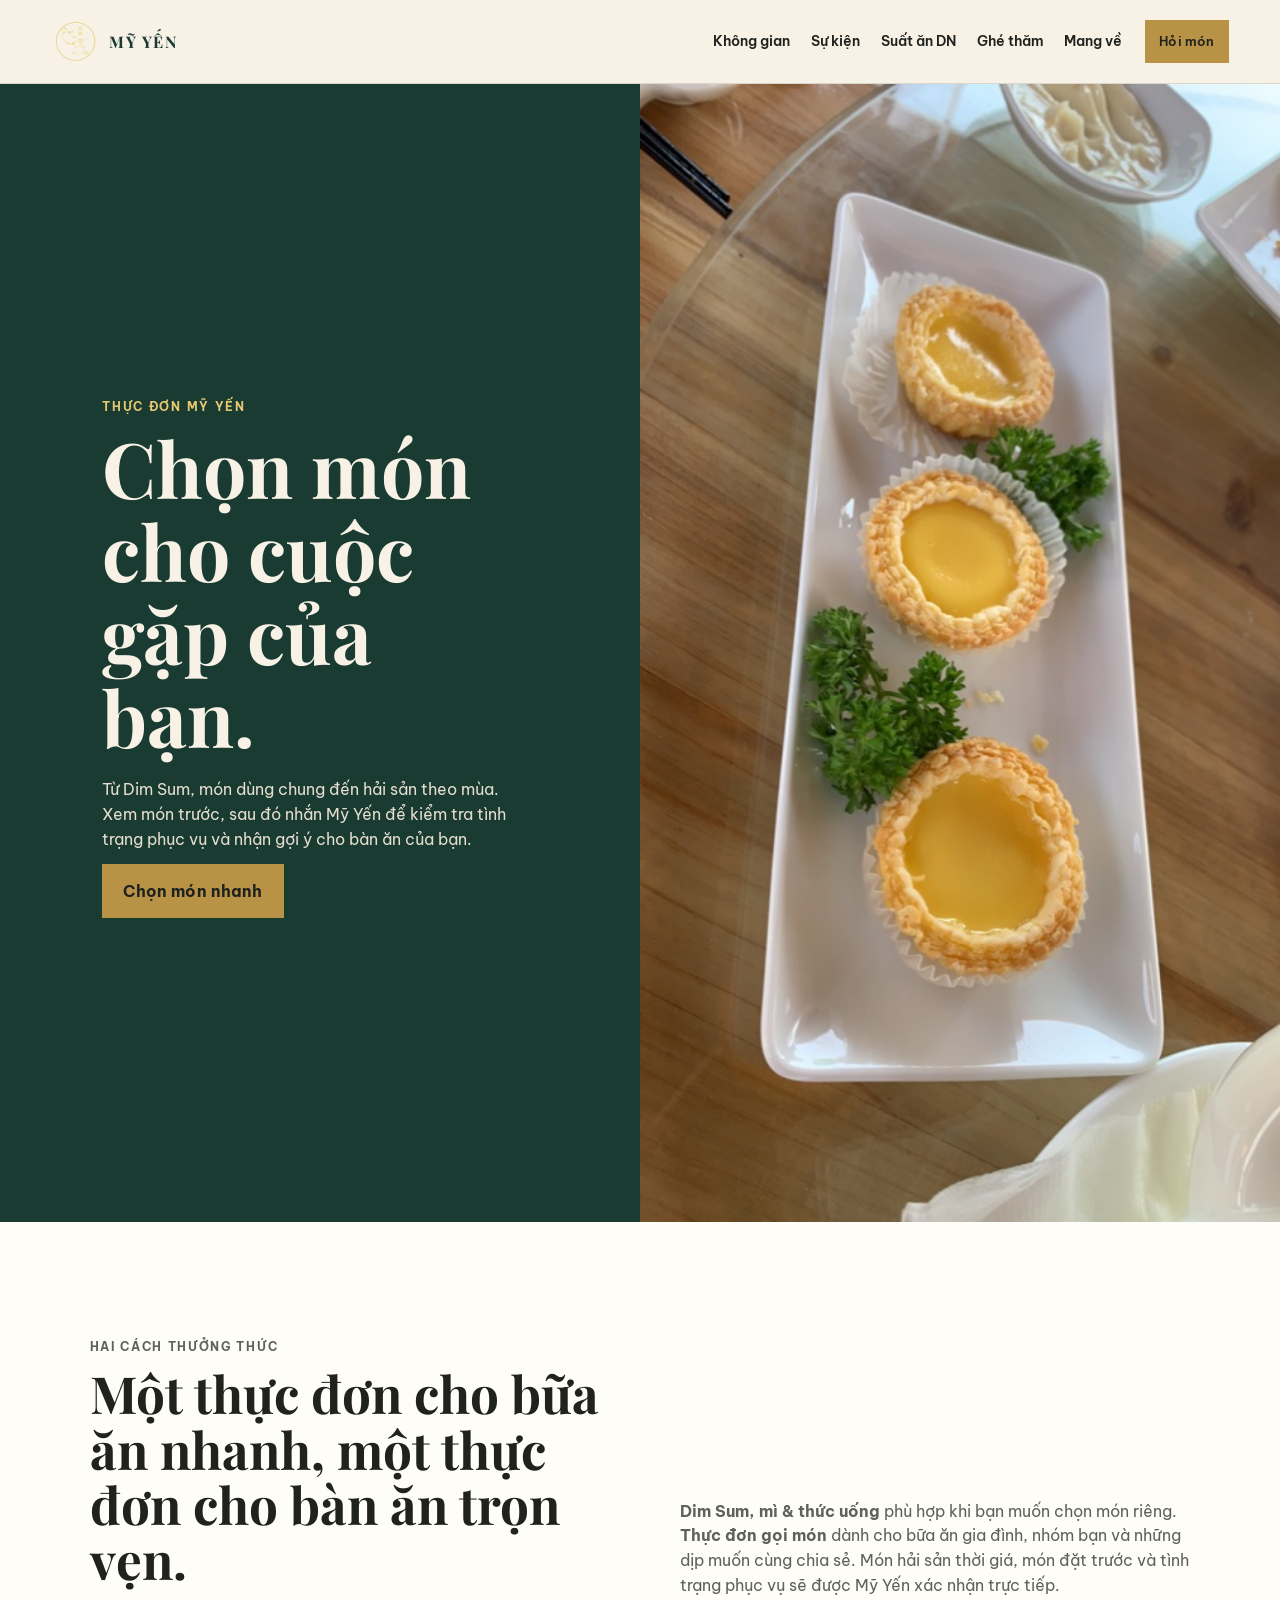
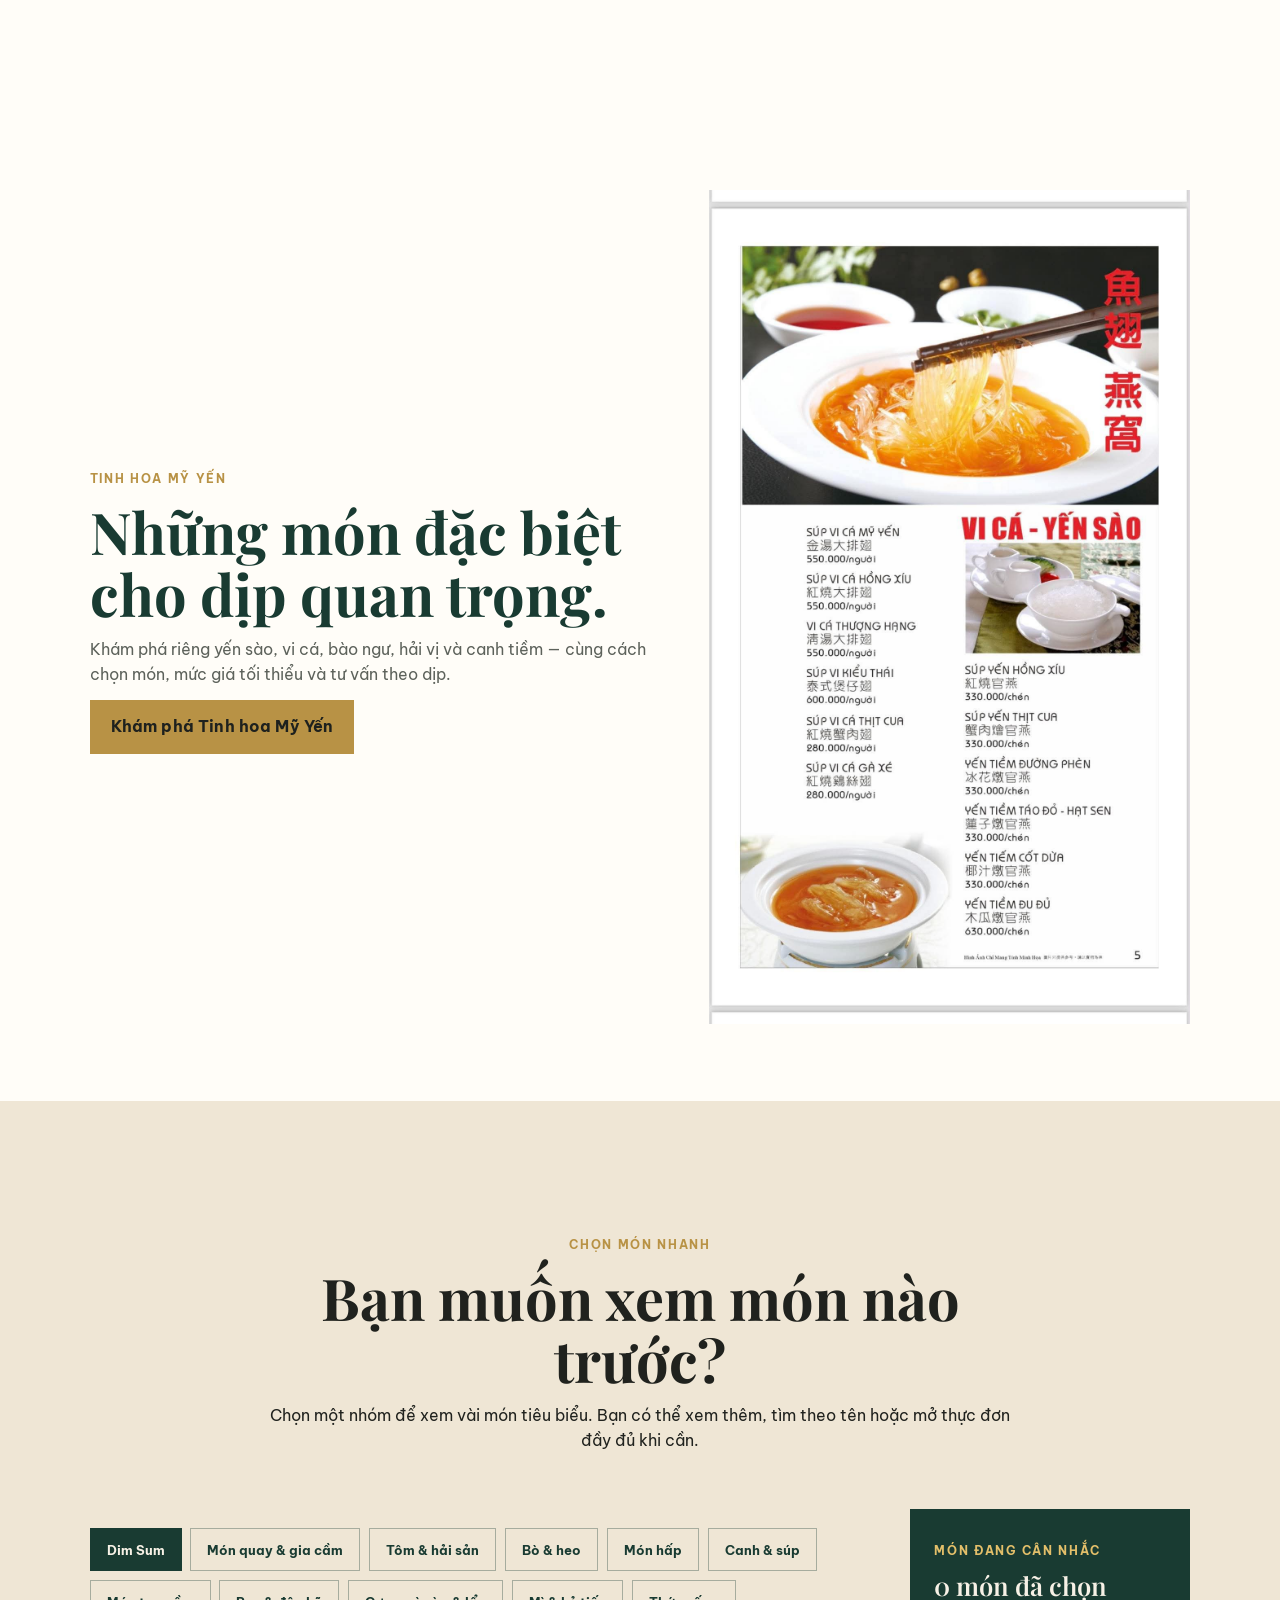
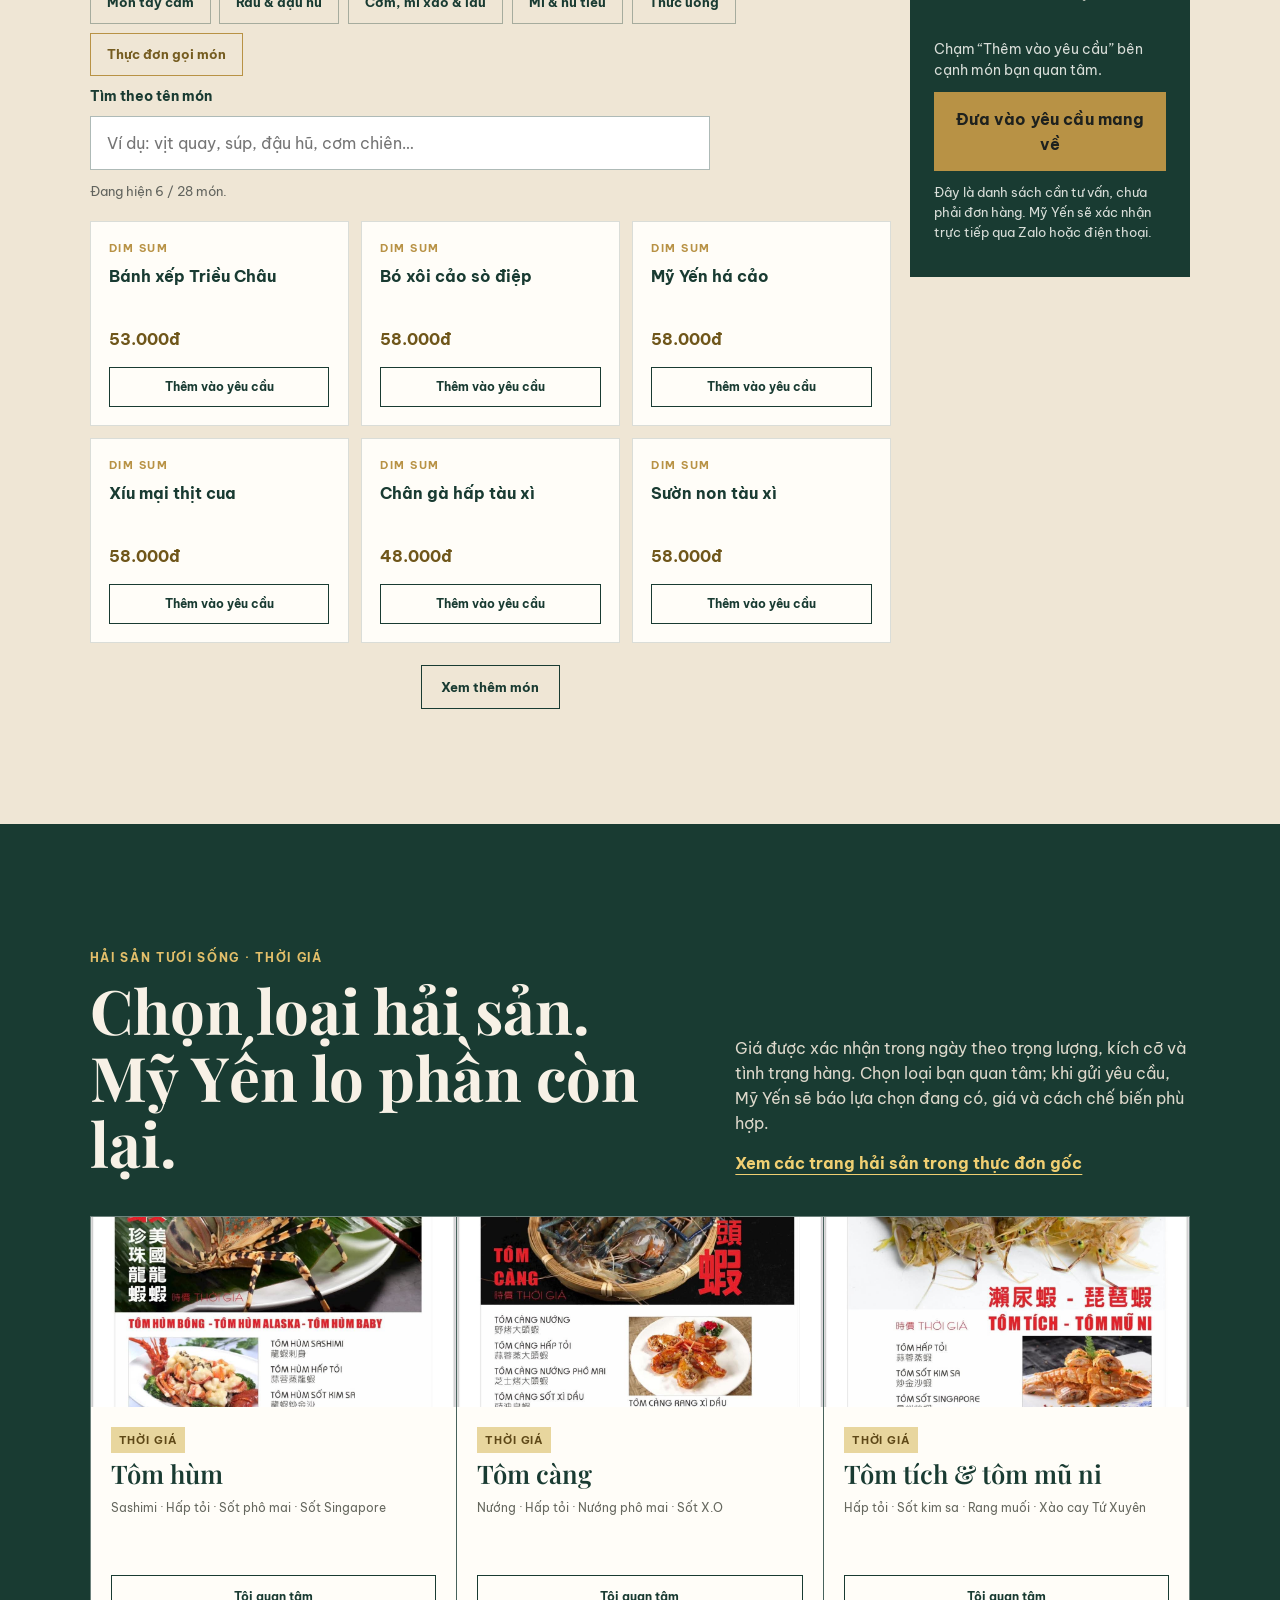
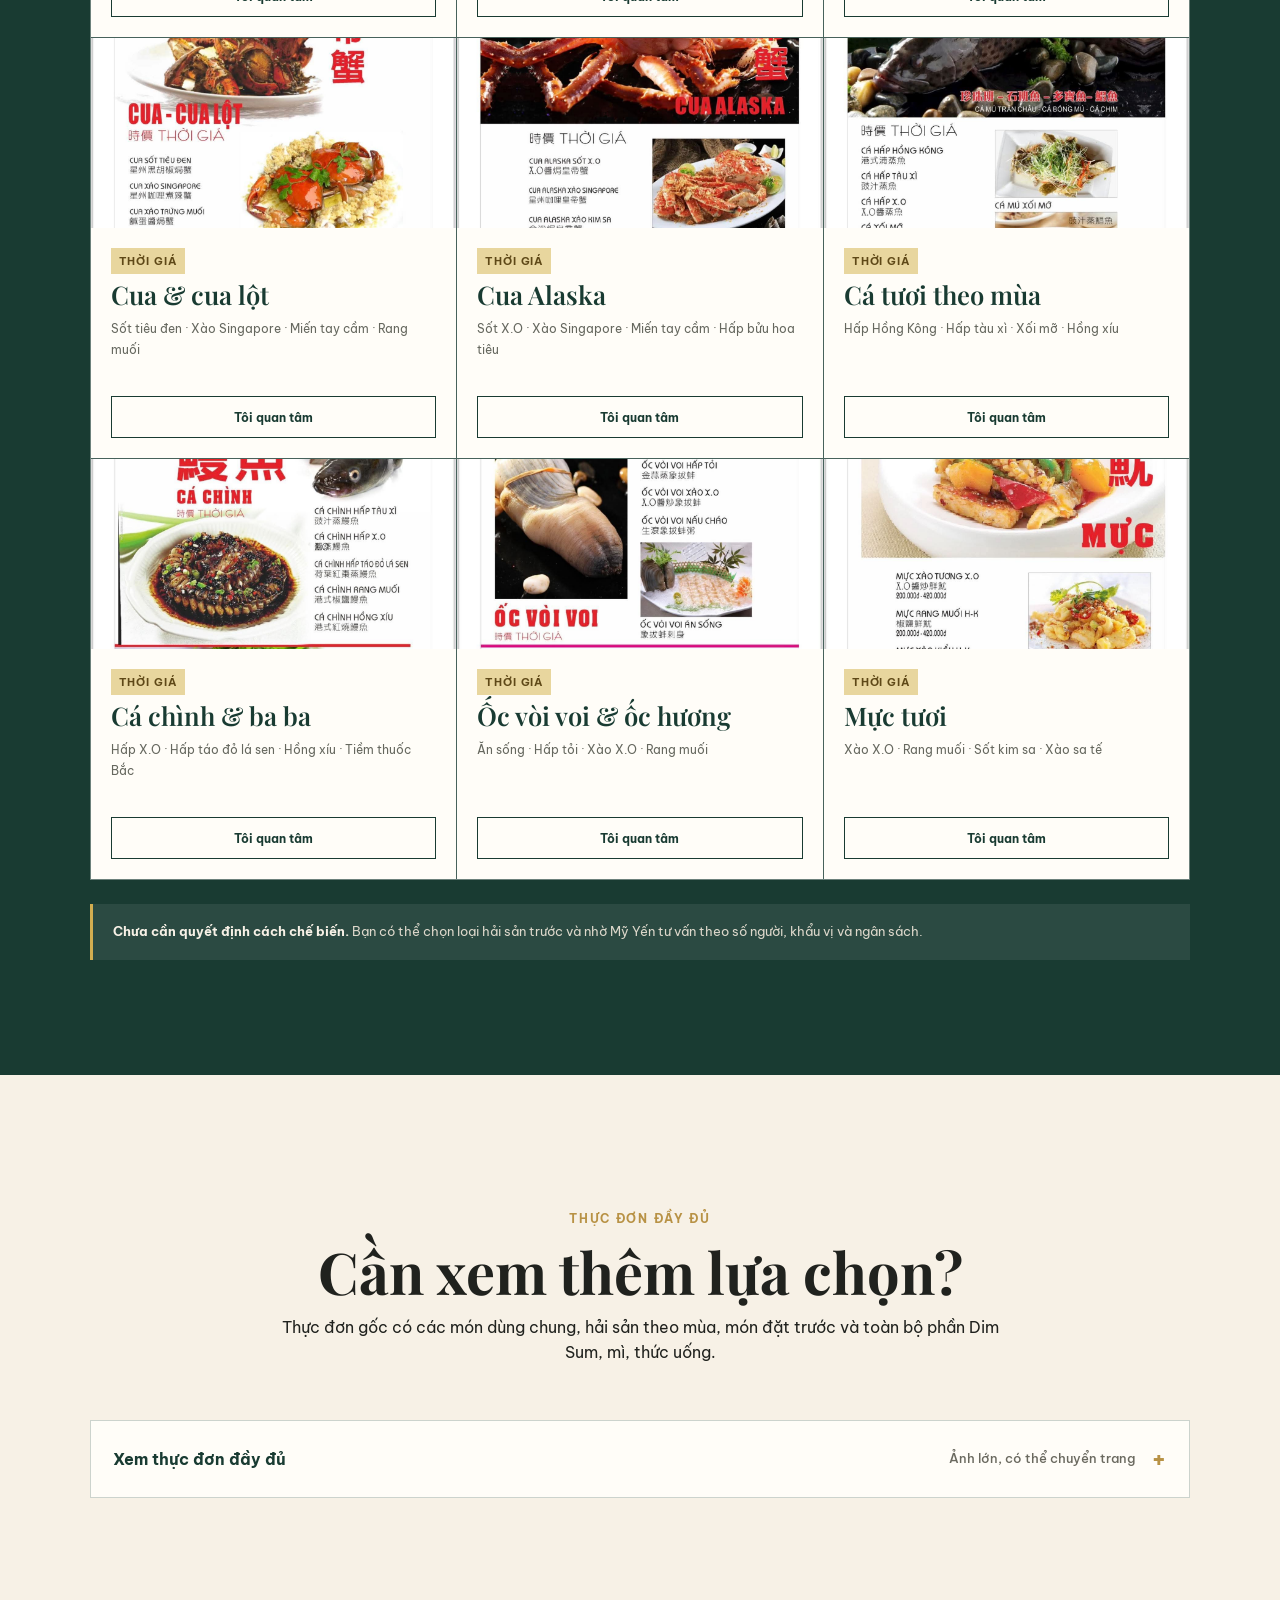
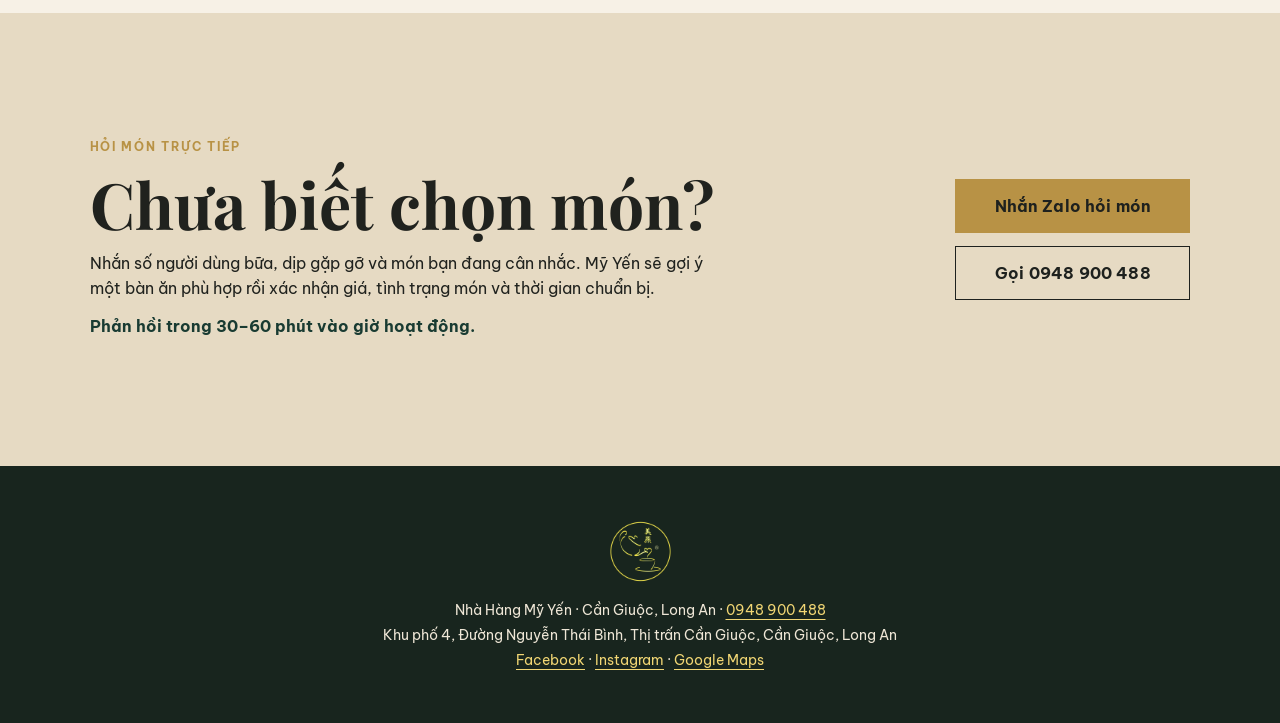
<file: menu.html>
<!doctype html>
<html lang="vi"><head>
<meta charset="utf-8"><meta name="viewport" content="width=device-width,initial-scale=1"><link rel="preconnect" href="https://fonts.googleapis.com"><link rel="preconnect" href="https://fonts.gstatic.com" crossorigin><link href="https://fonts.googleapis.com/css2?family=Be+Vietnam+Pro:wght@400;500;600;700&family=Playfair+Display:wght@500;600;700&display=swap" rel="stylesheet">
<title>Thực đơn | Nhà Hàng Mỹ Yến, Cần Giuộc</title><meta name="description" content="Khám phá thực đơn gọi món và Dim Sum của Nhà Hàng Mỹ Yến tại Cần Giuộc. Giá hải sản theo mùa và món đặt trước được xác nhận trực tiếp qua Zalo hoặc điện thoại."><meta name="robots" content="index,follow,max-image-preview:large"><link rel="canonical" href="https://nhahangmyyen.com/menu.html"><meta property="og:type" content="website"><meta property="og:locale" content="vi_VN"><meta property="og:site_name" content="Nhà Hàng Mỹ Yến"><meta property="og:title" content="Thực đơn | Nhà Hàng Mỹ Yến"><meta property="og:description" content="Thực đơn gọi món, Dim Sum, hải sản và món tiệc tại Cần Giuộc."><meta property="og:url" content="https://nhahangmyyen.com/menu.html"><meta property="og:image" content="https://nhahangmyyen.com/assets/egg-tarts.jpg"><meta name="twitter:card" content="summary_large_image"><link rel="stylesheet" href="styles.css"><link rel="stylesheet" href="enhancements.css">
</head><body>
<header class="topbar"><a class="brand" href="index.html"><img src="assets/logo.png" alt="Nhà Hàng Mỹ Yến"></a><button class="menu-toggle" type="button" aria-expanded="false" aria-controls="nav">Danh mục</button><nav id="nav" aria-label="Điều hướng chính"><a href="spaces.html">Không gian</a><a href="events.html">Sự kiện</a><a href="corporate-catering.html">Suất ăn DN</a><a href="visit.html">Ghé thăm</a><a href="takeaway.html">Mang về</a></nav><a class="button button-small" href="#ask-menu">Hỏi món</a></header>
<main>
<section class="menu-catalogue-hero"><div><p class="eyebrow">Thực đơn Mỹ Yến</p><h1>Chọn món<br>cho cuộc gặp của bạn.</h1><p>Từ Dim Sum, món dùng chung đến hải sản theo mùa. Xem món trước, sau đó nhắn Mỹ Yến để kiểm tra tình trạng phục vụ và nhận gợi ý cho bàn ăn của bạn.</p><a class="button" href="#choose-dishes">Chọn món nhanh</a></div><img src="assets/egg-tarts.jpg" alt="Bánh trứng nướng tại Nhà Hàng Mỹ Yến"></section>
<section class="menu-intro section"><div><p class="eyebrow">Hai cách thưởng thức</p><h2>Một thực đơn cho bữa ăn nhanh, một thực đơn cho bàn ăn trọn vẹn.</h2></div><p><strong>Dim Sum, mì & thức uống</strong> phù hợp khi bạn muốn chọn món riêng. <strong>Thực đơn gọi món</strong> dành cho bữa ăn gia đình, nhóm bạn và những dịp muốn cùng chia sẻ. Món hải sản thời giá, món đặt trước và tình trạng phục vụ sẽ được Mỹ Yến xác nhận trực tiếp.</p></section>
<section class="section premium-menu premium-teaser" id="tinh-hoa-my-yen"><div class="premium-teaser-copy"><p class="eyebrow">Tinh hoa Mỹ Yến</p><h2>Những món đặc biệt cho dịp quan trọng.</h2><p>Khám phá riêng yến sào, vi cá, bào ngư, hải vị và canh tiềm — cùng cách chọn món, mức giá tối thiểu và tư vấn theo dịp.</p><a class="button" href="premium-menu.html">Khám phá Tinh hoa Mỹ Yến</a></div><img src="assets/menu/regular/b0348da9fa555819b7f6dbf60800afc1.JPEG" alt="Các món đặc biệt tại Nhà Hàng Mỹ Yến"></section>
<section class="section digital-menu" id="choose-dishes"><div class="section-heading"><p class="eyebrow">Chọn món nhanh</p><h2>Bạn muốn xem món nào trước?</h2><p>Chọn một nhóm để xem vài món tiêu biểu. Bạn có thể xem thêm, tìm theo tên hoặc mở thực đơn đầy đủ khi cần.</p></div><div class="dish-browser"><div class="dish-browser-main"><div class="dish-filters" role="group" aria-label="Chọn nhóm món"><button type="button" data-dish-filter="dimsum" aria-pressed="true">Dim Sum</button><button type="button" data-dish-filter="roast" aria-pressed="false">Món quay & gia cầm</button><button type="button" data-dish-filter="seafood" aria-pressed="false">Tôm & hải sản</button><button type="button" data-dish-filter="meat" aria-pressed="false">Bò & heo</button><button type="button" data-dish-filter="steam" aria-pressed="false">Món hấp</button><button type="button" data-dish-filter="soups" aria-pressed="false">Canh & súp</button><button type="button" data-dish-filter="claypot" aria-pressed="false">Món tay cầm</button><button type="button" data-dish-filter="vegetables" aria-pressed="false">Rau & đậu hũ</button><button type="button" data-dish-filter="shared-noodles" aria-pressed="false">Cơm, mì xào & lẩu</button><button type="button" data-dish-filter="noodles" aria-pressed="false">Mì & hủ tiếu</button><button type="button" data-dish-filter="drinks" aria-pressed="false">Thức uống</button><a href="#menu-catalogue">Thực đơn gọi món</a></div><label class="dish-search">Tìm theo tên món<input id="dish-search" type="search" placeholder="Ví dụ: vịt quay, súp, đậu hũ, cơm chiên…" autocomplete="off"></label><p class="dish-results" id="dish-results" role="status"></p><div class="dish-grid" id="dish-grid"></div><button class="dish-more" id="dish-more" type="button">Xem thêm món</button></div><aside class="dish-shortlist" id="dish-shortlist"><p class="eyebrow">Món đang cân nhắc</p><h3><span id="dish-count">0</span> món đã chọn</h3><ul id="dish-shortlist-items"></ul><p class="dish-shortlist-empty">Chạm “Thêm vào yêu cầu” bên cạnh món bạn quan tâm.</p><div class="dish-shortlist-actions"><a class="button" href="takeaway.html#takeaway-helper">Đưa vào yêu cầu mang về</a><button type="button" id="dish-clear">Xóa lựa chọn</button></div><p class="helper-note">Đây là danh sách cần tư vấn, chưa phải đơn hàng. Mỹ Yến sẽ xác nhận trực tiếp qua Zalo hoặc điện thoại.</p></aside></div><a class="dish-selection-dock" id="dish-selection-dock" href="#dish-shortlist" hidden><span><strong id="dish-dock-count">0</strong> món đã chọn</span><span>Xem danh sách</span></a></section>
<section class="section market-seafood" id="live-seafood"><div class="market-seafood-intro"><div><p class="eyebrow">Hải sản tươi sống · Thời giá</p><h2>Chọn loại hải sản.<br>Mỹ Yến lo phần còn lại.</h2></div><div><p>Giá được xác nhận trong ngày theo trọng lượng, kích cỡ và tình trạng hàng. Chọn loại bạn quan tâm; khi gửi yêu cầu, Mỹ Yến sẽ báo lựa chọn đang có, giá và cách chế biến phù hợp.</p><a class="text-link" href="#menu-catalogue">Xem các trang hải sản trong thực đơn gốc</a></div></div><div class="market-seafood-grid" id="market-seafood-grid"></div><p class="market-seafood-note"><strong>Chưa cần quyết định cách chế biến.</strong> Bạn có thể chọn loại hải sản trước và nhờ Mỹ Yến tư vấn theo số người, khẩu vị và ngân sách.</p></section>
<section class="section menu-catalogue" id="menu-catalogue"><div class="section-heading"><p class="eyebrow">Thực đơn đầy đủ</p><h2>Cần xem thêm lựa chọn?</h2><p>Thực đơn gốc có các món dùng chung, hải sản theo mùa, món đặt trước và toàn bộ phần Dim Sum, mì, thức uống.</p></div><details class="menu-catalogue-details" id="menu-catalogue-details"><summary><span>Xem thực đơn đầy đủ</span><small>Ảnh lớn, có thể chuyển trang</small></summary><div class="menu-catalogue-content"><p id="menu-gallery-copy">Thực đơn gọi món gồm các món dùng chung, hải sản theo mùa và món đặt trước. Giá hải sản thời giá sẽ được Mỹ Yến xác nhận trực tiếp.</p><div class="menu-tabs" role="group" aria-label="Chọn loại thực đơn"><button type="button" data-menu-tab="regular" class="is-selected" aria-pressed="true">Thực đơn gọi món</button><button type="button" data-menu-tab="dimsum" aria-pressed="false">Dim Sum, mì & thức uống</button><a href="banquet-menu.html">Thực đơn tiệc</a></div><div class="menu-page-grid" id="menu-gallery"></div><p class="menu-disclaimer">Hình ảnh chỉ mang tính minh họa. Giá và tình trạng món có thể thay đổi; Mỹ Yến sẽ xác nhận trước khi nhận yêu cầu của bạn.</p></div></details></section>
<section class="contact-landing section" id="ask-menu"><div><p class="eyebrow">Hỏi món trực tiếp</p><h2>Chưa biết chọn món?</h2><p>Nhắn số người dùng bữa, dịp gặp gỡ và món bạn đang cân nhắc. Mỹ Yến sẽ gợi ý một bàn ăn phù hợp rồi xác nhận giá, tình trạng món và thời gian chuẩn bị.</p><p class="contact-promise">Phản hồi trong 30–60 phút vào giờ hoạt động.</p></div><div class="contact-actions"><a class="button" href="https://zalo.me/0948900488" target="_blank" rel="noopener">Nhắn Zalo hỏi món</a><a class="button button-outline" href="tel:+84948900488">Gọi 0948 900 488</a></div></section>
</main><footer><a href="index.html" aria-label="Về trang chủ Nhà Hàng Mỹ Yến"><img src="assets/logo.png" alt="Nhà Hàng Mỹ Yến"></a><p>Nhà Hàng Mỹ Yến · Cần Giuộc, Long An · <a href="tel:+84948900488">0948 900 488</a></p><p>Khu phố 4, Đường Nguyễn Thái Bình, Thị trấn Cần Giuộc, Cần Giuộc, Long An</p><p><a href="https://www.facebook.com/nhahangmyyen88/" target="_blank" rel="noopener">Facebook</a> · <a href="https://www.instagram.com/nhahangmyyen/" target="_blank" rel="noopener">Instagram</a> · <a href="https://maps.app.goo.gl/wLhEkWt8MZcC4Axw8" target="_blank" rel="noopener">Google Maps</a></p></footer><nav class="mobile-actions" aria-label="Liên hệ nhanh"><a href="tel:+84948900488">Gọi ngay</a><a href="https://zalo.me/0948900488" target="_blank" rel="noopener">Zalo</a><a href="#ask-menu">Liên hệ</a></nav><script src="app.js"></script><script src="menu-gallery.js"></script></body></html>
</file>
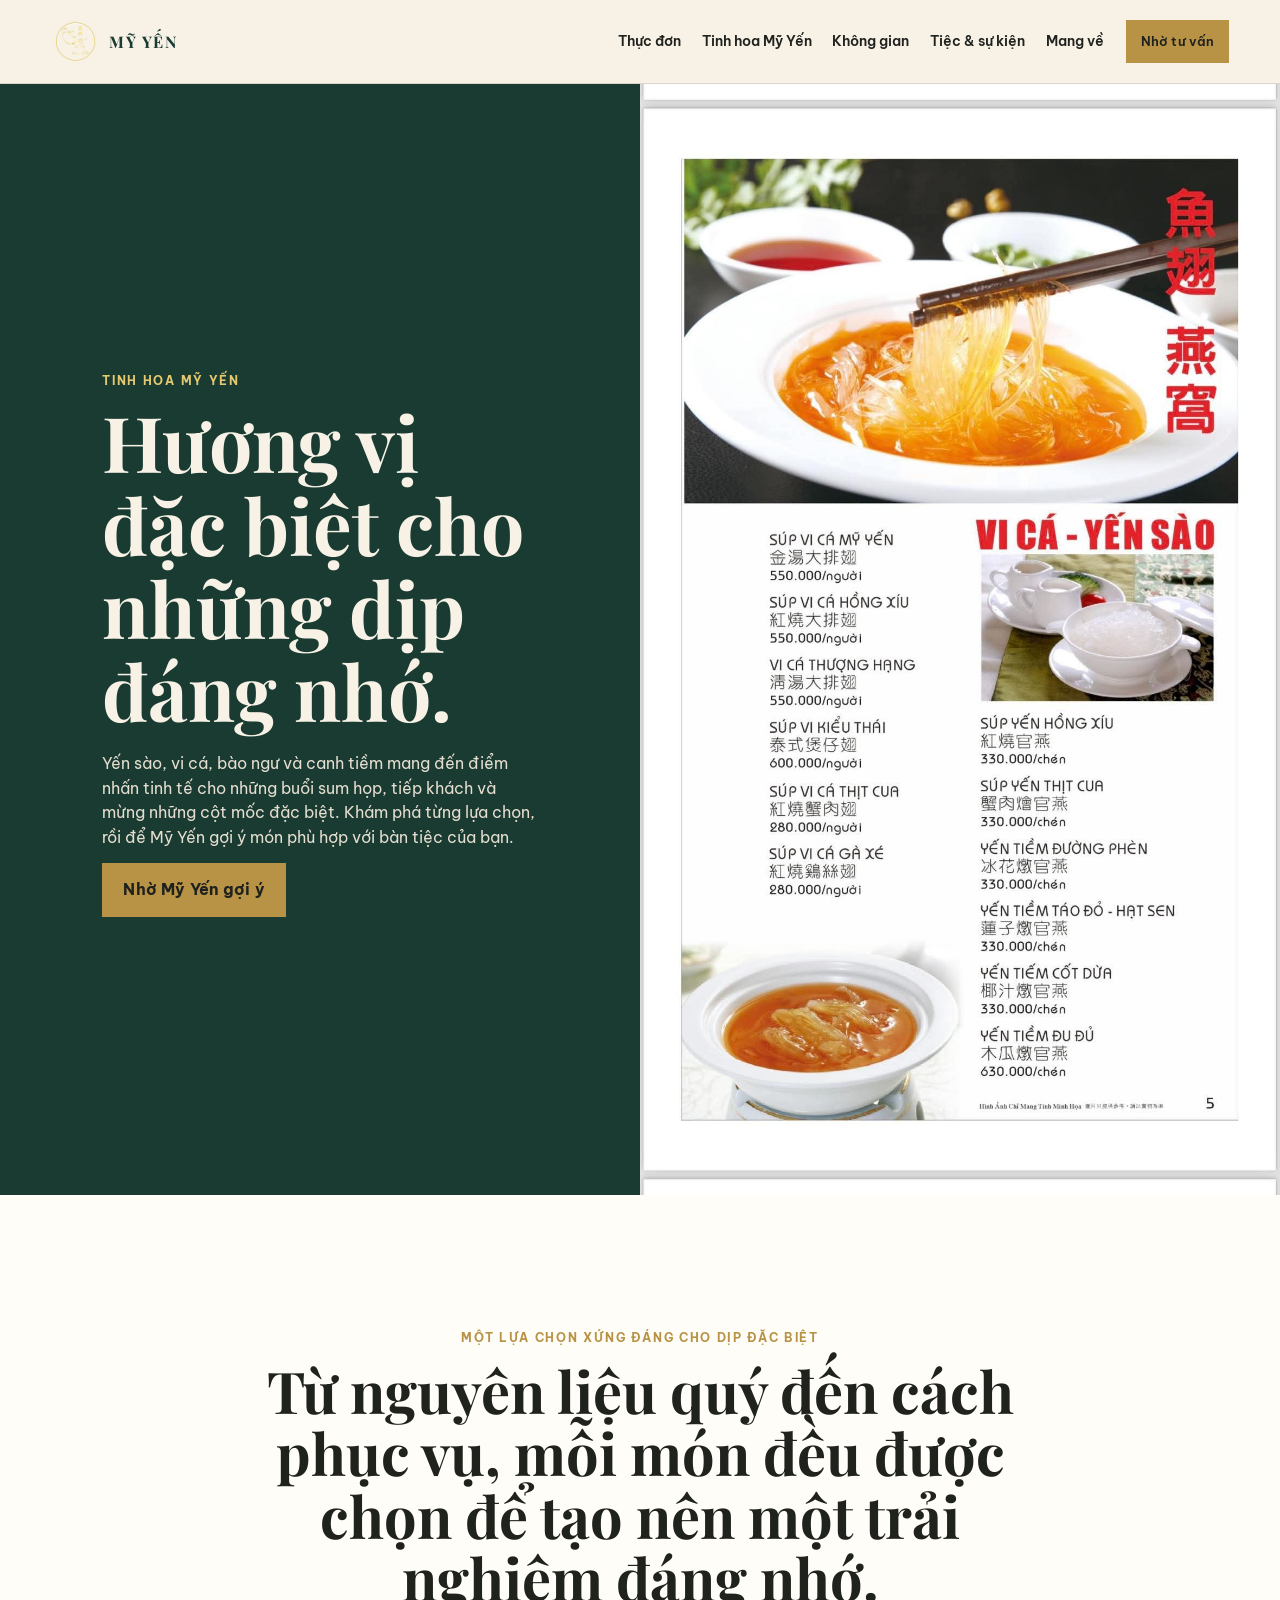
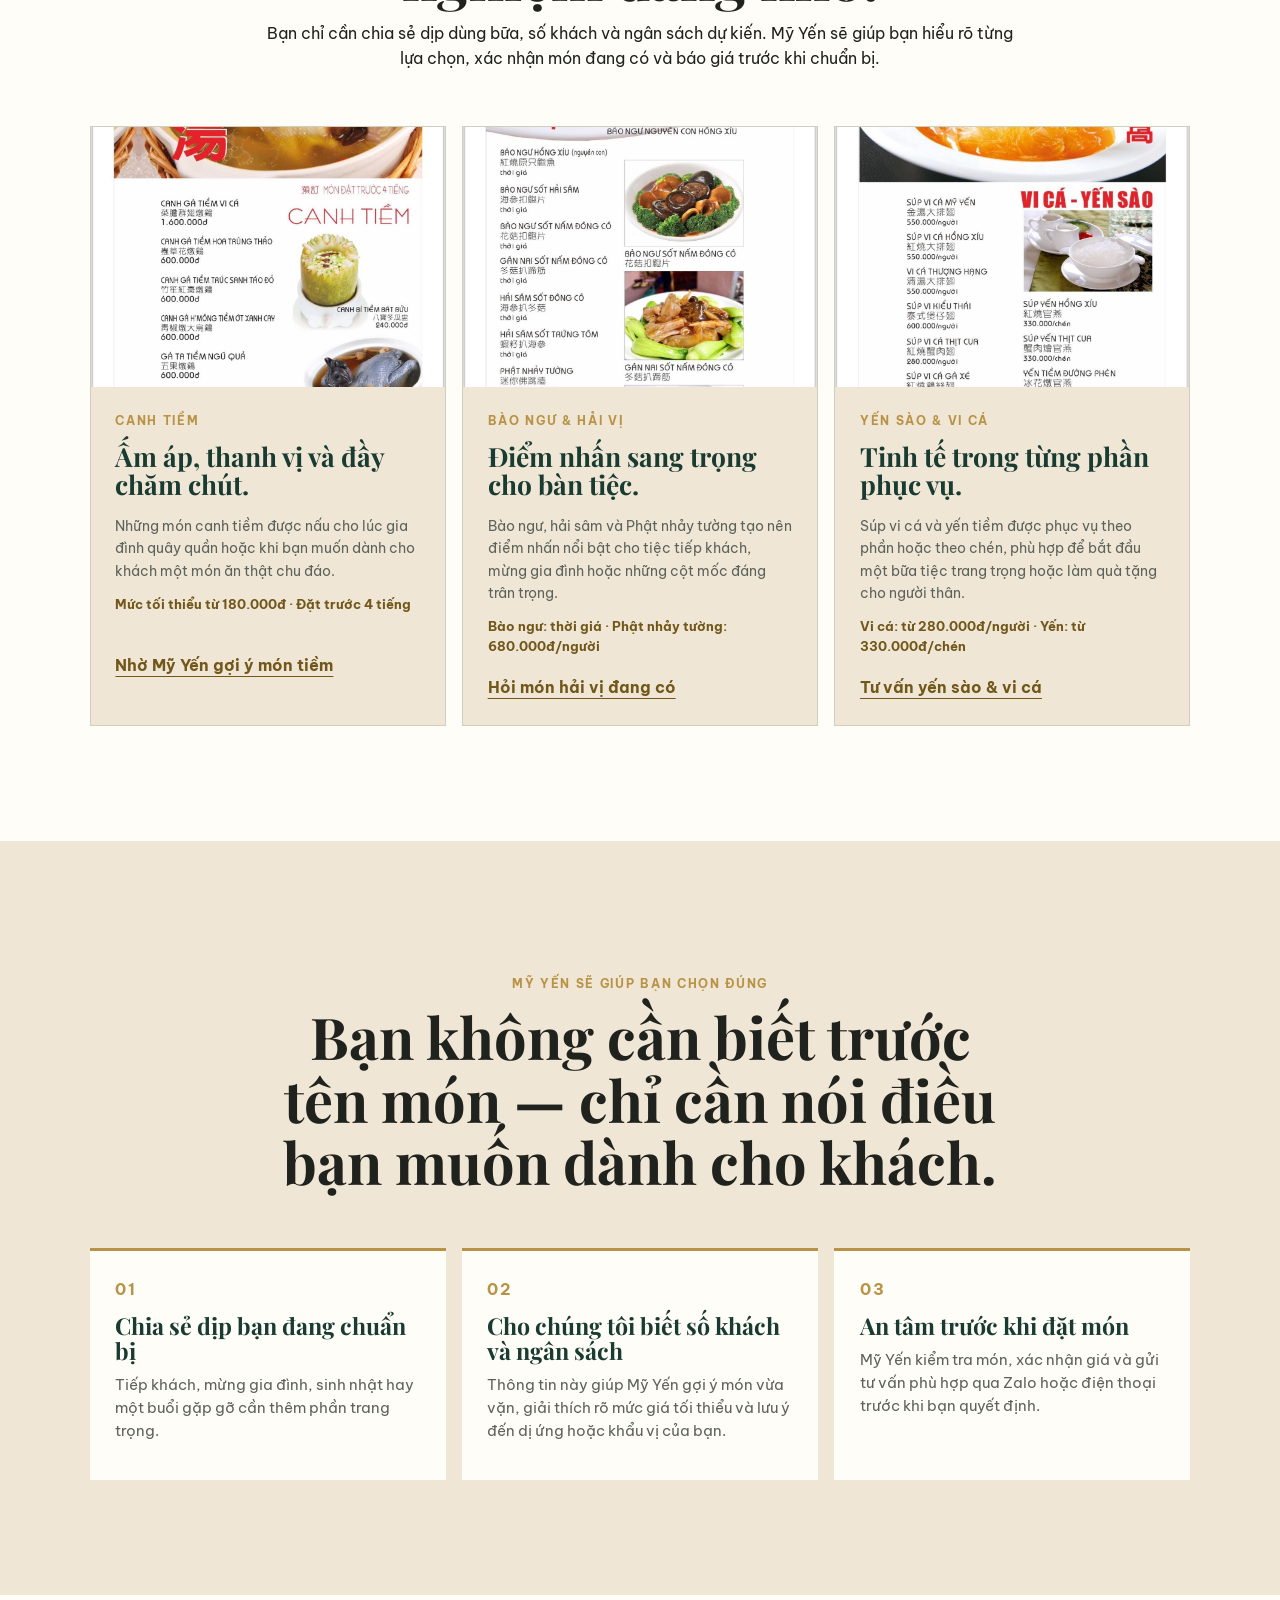
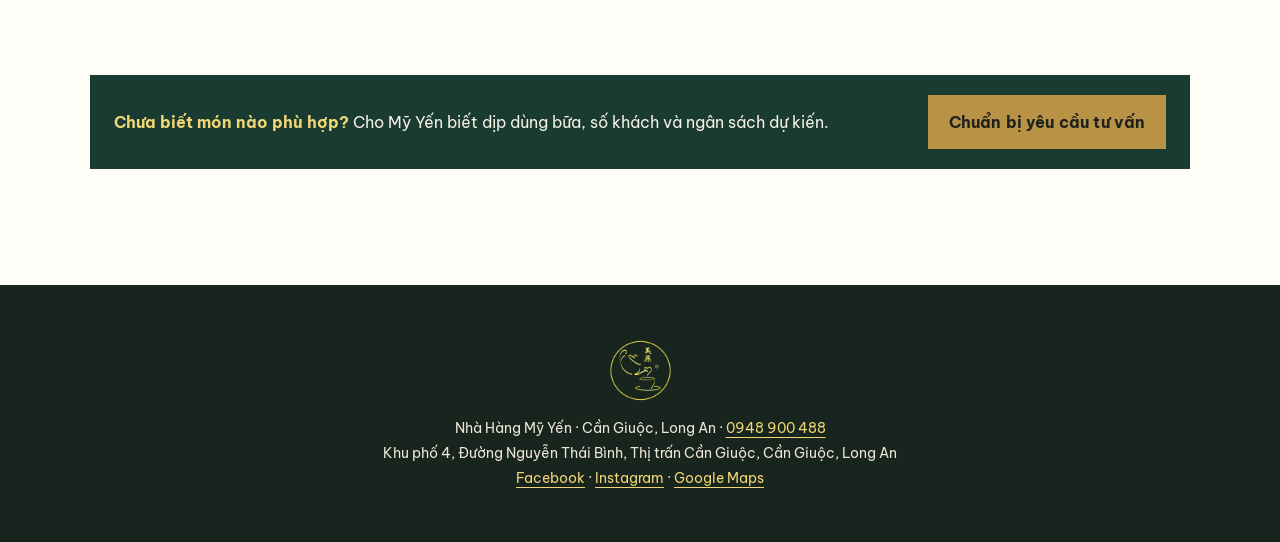
<file: premium-menu.html>
<!doctype html><html lang="vi"><head><meta charset="utf-8"><meta name="viewport" content="width=device-width,initial-scale=1"><link rel="preconnect" href="https://fonts.googleapis.com"><link rel="preconnect" href="https://fonts.gstatic.com" crossorigin><link href="https://fonts.googleapis.com/css2?family=Be+Vietnam+Pro:wght@400;500;600;700&family=Playfair+Display:wght@500;600;700&display=swap" rel="stylesheet"><title>Tinh hoa Mỹ Yến | Yến sào, vi cá, bào ngư & canh tiềm</title><meta name="description" content="Khám phá những món đặc biệt tại Nhà Hàng Mỹ Yến: yến sào, vi cá, bào ngư, hải vị và canh tiềm cho những dịp quan trọng."><link rel="canonical" href="https://nhahangmyyen.com/premium-menu.html"><link rel="stylesheet" href="styles.css"><link rel="stylesheet" href="enhancements.css"></head><body><header class="topbar"><a class="brand" href="index.html"><img src="assets/logo.png" alt="Nhà Hàng Mỹ Yến"></a><button class="menu-toggle" type="button" aria-expanded="false" aria-controls="nav">Danh mục</button><nav id="nav" aria-label="Điều hướng chính"><a href="menu.html">Thực đơn</a><a href="premium-menu.html" aria-current="page">Tinh hoa Mỹ Yến</a><a href="spaces.html">Không gian</a><a href="events.html">Tiệc & sự kiện</a><a href="takeaway.html">Mang về</a></nav><a class="button button-small" href="#premium-helper">Nhờ tư vấn</a></header><main><section class="menu-catalogue-hero premium-page-hero"><div><p class="eyebrow">Tinh hoa Mỹ Yến</p><h1>Hương vị đặc biệt cho những dịp đáng nhớ.</h1><p>Yến sào, vi cá, bào ngư và canh tiềm mang đến điểm nhấn tinh tế cho những buổi sum họp, tiếp khách và mừng những cột mốc đặc biệt. Khám phá từng lựa chọn, rồi để Mỹ Yến gợi ý món phù hợp với bàn tiệc của bạn.</p><a class="button" href="#premium-helper">Nhờ Mỹ Yến gợi ý</a></div><img src="assets/menu/regular/b0348da9fa555819b7f6dbf60800afc1.JPEG" alt="Những món đặc biệt tại Nhà Hàng Mỹ Yến"></section><section class="section premium-education"><div class="section-heading"><p class="eyebrow">Một lựa chọn xứng đáng cho dịp đặc biệt</p><h2>Từ nguyên liệu quý đến cách phục vụ, mỗi món đều được chọn để tạo nên một trải nghiệm đáng nhớ.</h2><p>Bạn chỉ cần chia sẻ dịp dùng bữa, số khách và ngân sách dự kiến. Mỹ Yến sẽ giúp bạn hiểu rõ từng lựa chọn, xác nhận món đang có và báo giá trước khi chuẩn bị.</p></div><div class="premium-grid"><article class="premium-card"><img src="assets/menu/regular/33fedf68d7bba50e3482f7e06a47a754.JPEG" alt="Các món canh tiềm tại Nhà Hàng Mỹ Yến"><div class="premium-card-copy"><p class="eyebrow">Canh tiềm</p><h3>Ấm áp, thanh vị và đầy chăm chút.</h3><p>Những món canh tiềm được nấu cho lúc gia đình quây quần hoặc khi bạn muốn dành cho khách một món ăn thật chu đáo.</p><p class="premium-meta">Mức tối thiểu từ 180.000đ · Đặt trước 4 tiếng</p><a class="text-link" href="#premium-helper">Nhờ Mỹ Yến gợi ý món tiềm</a></div></article><article class="premium-card"><img src="assets/menu/regular/cdf81c51e0ceb18f96dc6bf99c047c59.JPEG" alt="Bào ngư và hải vị tại Nhà Hàng Mỹ Yến"><div class="premium-card-copy"><p class="eyebrow">Bào ngư & hải vị</p><h3>Điểm nhấn sang trọng cho bàn tiệc.</h3><p>Bào ngư, hải sâm và Phật nhảy tường tạo nên điểm nhấn nổi bật cho tiệc tiếp khách, mừng gia đình hoặc những cột mốc đáng trân trọng.</p><p class="premium-meta">Bào ngư: thời giá · Phật nhảy tường: 680.000đ/người</p><a class="text-link" href="#premium-helper">Hỏi món hải vị đang có</a></div></article><article class="premium-card"><img src="assets/menu/regular/b0348da9fa555819b7f6dbf60800afc1.JPEG" alt="Súp vi cá và yến sào tại Nhà Hàng Mỹ Yến"><div class="premium-card-copy"><p class="eyebrow">Yến sào & vi cá</p><h3>Tinh tế trong từng phần phục vụ.</h3><p>Súp vi cá và yến tiềm được phục vụ theo phần hoặc theo chén, phù hợp để bắt đầu một bữa tiệc trang trọng hoặc làm quà tặng cho người thân.</p><p class="premium-meta">Vi cá: từ 280.000đ/người · Yến: từ 330.000đ/chén</p><a class="text-link" href="#premium-helper">Tư vấn yến sào & vi cá</a></div></article></div></section><section class="section premium-guide"><div class="section-heading"><p class="eyebrow">Mỹ Yến sẽ giúp bạn chọn đúng</p><h2>Bạn không cần biết trước tên món — chỉ cần nói điều bạn muốn dành cho khách.</h2></div><div class="premium-guide-grid"><article><span>01</span><h3>Chia sẻ dịp bạn đang chuẩn bị</h3><p>Tiếp khách, mừng gia đình, sinh nhật hay một buổi gặp gỡ cần thêm phần trang trọng.</p></article><article><span>02</span><h3>Cho chúng tôi biết số khách và ngân sách</h3><p>Thông tin này giúp Mỹ Yến gợi ý món vừa vặn, giải thích rõ mức giá tối thiểu và lưu ý đến dị ứng hoặc khẩu vị của bạn.</p></article><article><span>03</span><h3>An tâm trước khi đặt món</h3><p>Mỹ Yến kiểm tra món, xác nhận giá và gửi tư vấn phù hợp qua Zalo hoặc điện thoại trước khi bạn quyết định.</p></article></div></section><section class="section premium-contact" id="premium-helper"><div class="premium-cta"><p><strong>Chưa biết món nào phù hợp?</strong> Cho Mỹ Yến biết dịp dùng bữa, số khách và ngân sách dự kiến.</p><a class="button" href="events.html#group-helper">Chuẩn bị yêu cầu tư vấn</a></div></section></main><footer><a href="index.html" aria-label="Về trang chủ Nhà Hàng Mỹ Yến"><img src="assets/logo.png" alt="Nhà Hàng Mỹ Yến"></a><p>Nhà Hàng Mỹ Yến · Cần Giuộc, Long An · <a href="tel:+84948900488">0948 900 488</a></p><p>Khu phố 4, Đường Nguyễn Thái Bình, Thị trấn Cần Giuộc, Cần Giuộc, Long An</p><p><a href="https://www.facebook.com/nhahangmyyen88/" target="_blank" rel="noopener">Facebook</a> · <a href="https://www.instagram.com/nhahangmyyen/" target="_blank" rel="noopener">Instagram</a> · <a href="https://maps.app.goo.gl/wLhEkWt8MZcC4Axw8" target="_blank" rel="noopener">Google Maps</a></p></footer><nav class="mobile-actions" aria-label="Liên hệ nhanh"><a href="tel:+84948900488">Gọi ngay</a><a href="https://zalo.me/0948900488" target="_blank" rel="noopener">Zalo</a><a href="#premium-helper">Liên hệ</a></nav><script src="app.js"></script></body></html>
</file>
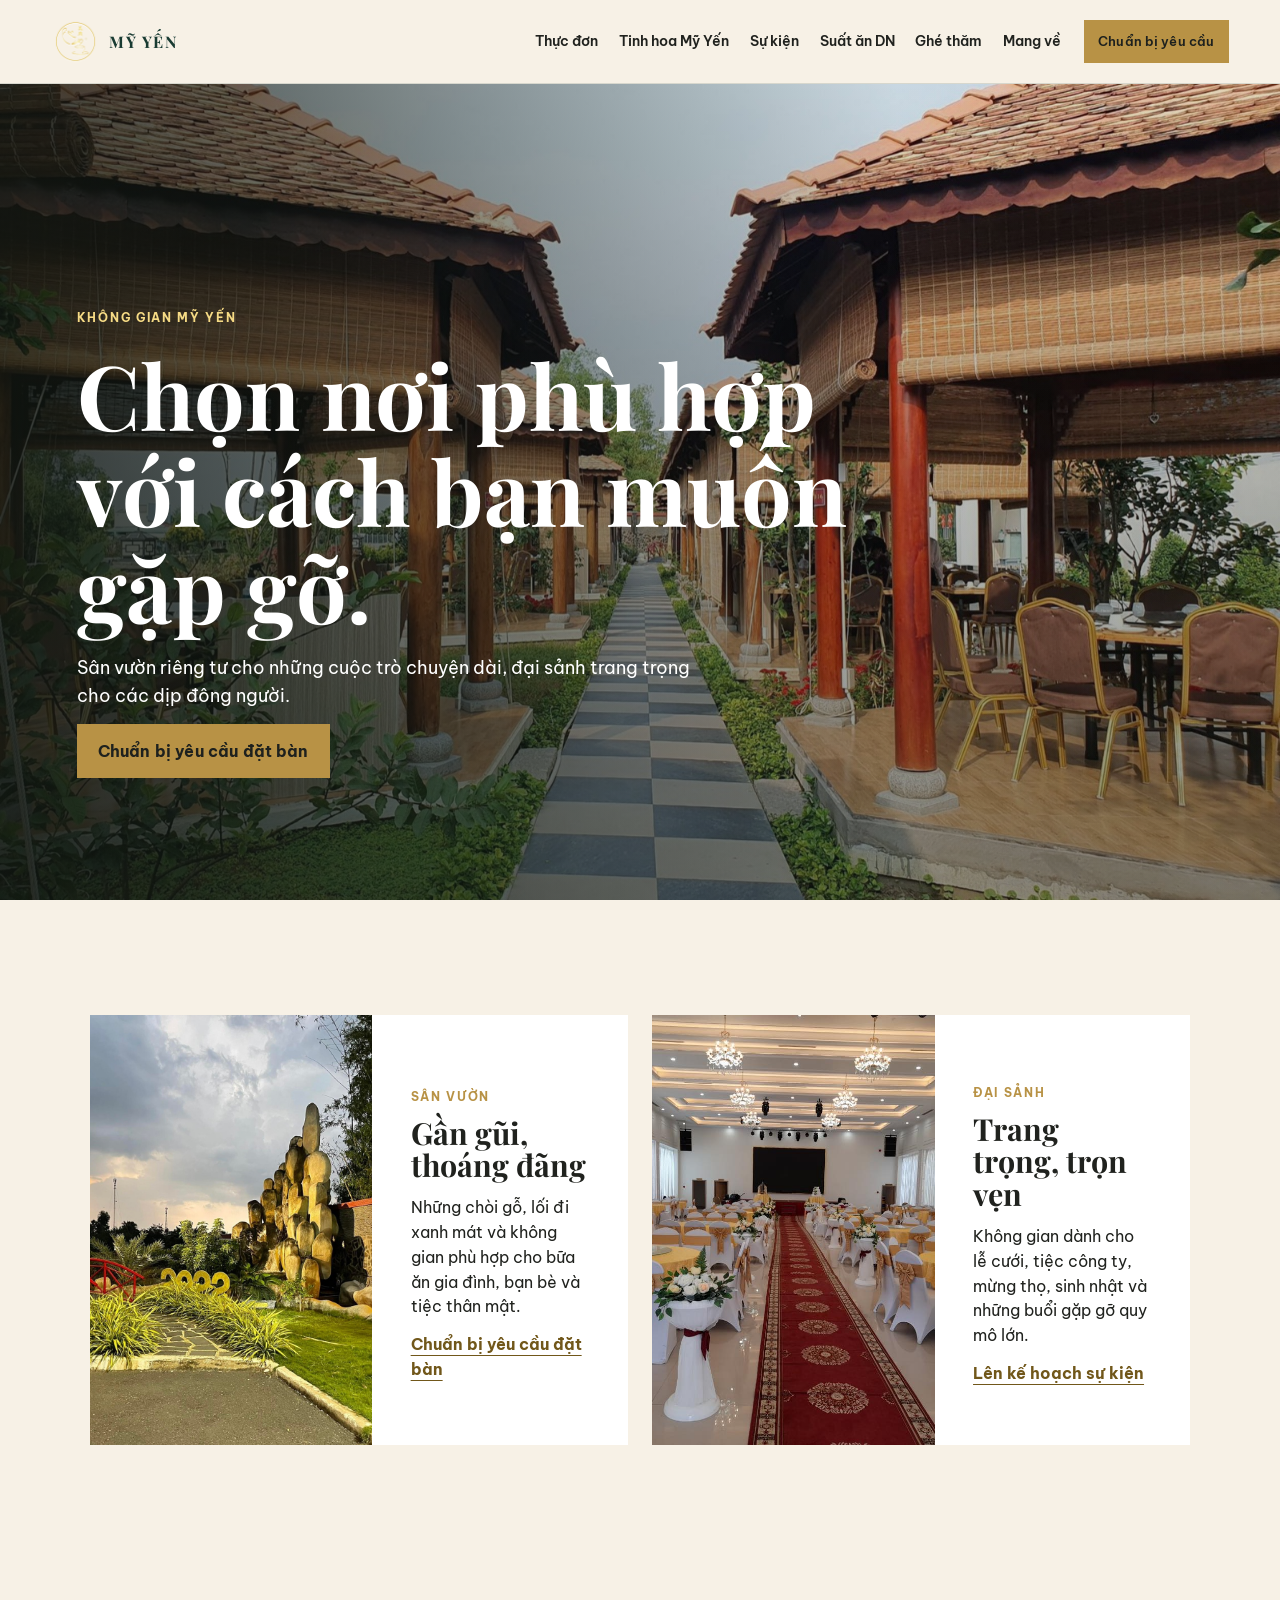
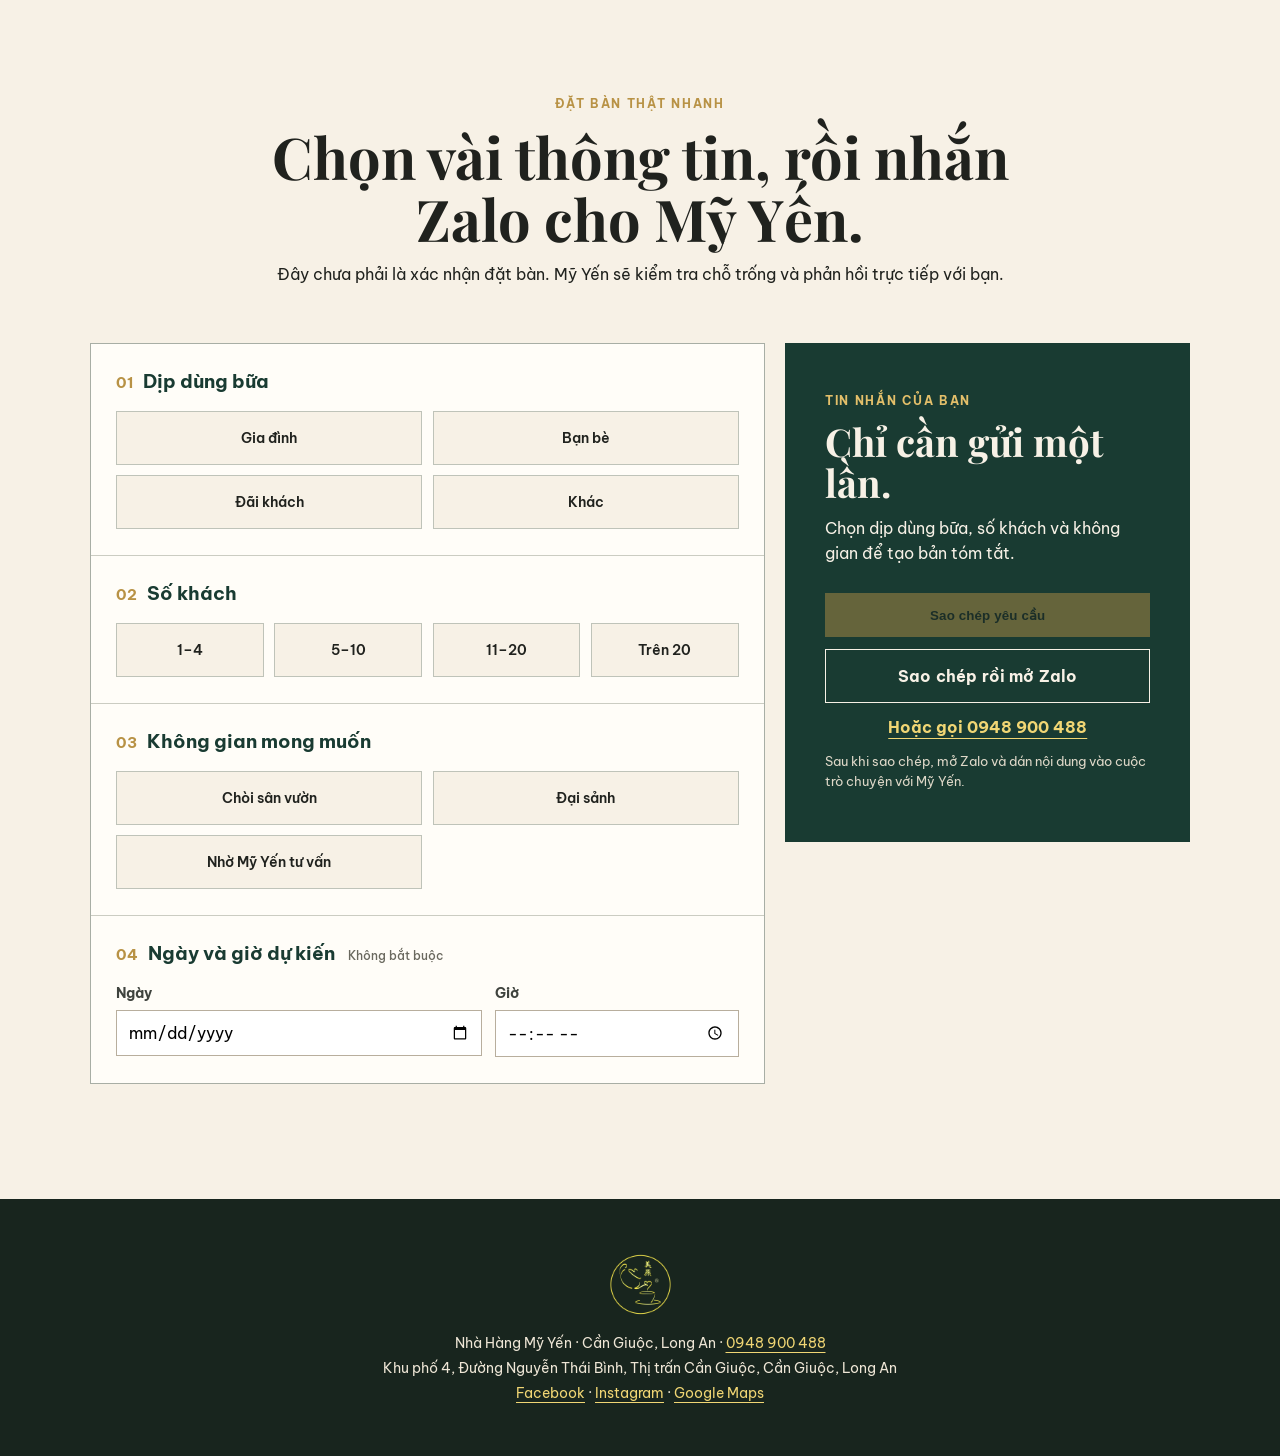
<file: spaces.html>
<!doctype html><html lang="vi"><head><meta charset="utf-8"><meta name="viewport" content="width=device-width,initial-scale=1"><link rel="preconnect" href="https://fonts.googleapis.com"><link rel="preconnect" href="https://fonts.gstatic.com" crossorigin><link href="https://fonts.googleapis.com/css2?family=Be+Vietnam+Pro:wght@400;500;600;700&family=Playfair+Display:wght@500;600;700&display=swap" rel="stylesheet"><title>Không gian sân vườn và đại sảnh | Nhà Hàng Mỹ Yến</title><meta name="description" content="Khám phá chòi sân vườn thoáng mát và đại sảnh tiệc trang trọng tại Nhà Hàng Mỹ Yến, Cần Giuộc, Long An."><meta name="robots" content="index,follow,max-image-preview:large"><link rel="canonical" href="https://nhahangmyyen.com/spaces.html"><meta property="og:type" content="website"><meta property="og:locale" content="vi_VN"><meta property="og:site_name" content="Nhà Hàng Mỹ Yến"><meta property="og:title" content="Không gian sân vườn và đại sảnh | Nhà Hàng Mỹ Yến"><meta property="og:description" content="Khám phá chòi sân vườn thoáng mát và đại sảnh tiệc trang trọng tại Nhà Hàng Mỹ Yến, Cần Giuộc, Long An."><meta property="og:url" content="https://nhahangmyyen.com/spaces.html"><meta property="og:image" content="https://nhahangmyyen.com/assets/garden-walkway.jpg"><meta name="twitter:card" content="summary_large_image"><link rel="stylesheet" href="styles.css"><link rel="stylesheet" href="enhancements.css"></head><body><header class="topbar"><a class="brand" href="index.html"><img src="assets/logo.png" alt="Nhà Hàng Mỹ Yến"></a><button class="menu-toggle" type="button" aria-expanded="false" aria-controls="nav">Danh mục</button><nav id="nav" aria-label="Điều hướng chính"><a href="menu.html">Thực đơn</a><a href="premium-menu.html">Tinh hoa Mỹ Yến</a><a href="events.html">Sự kiện</a><a href="corporate-catering.html">Suất ăn DN</a><a href="visit.html">Ghé thăm</a><a href="takeaway.html">Mang về</a></nav><a class="button button-small" href="#table-helper">Chuẩn bị yêu cầu</a></header><main><section class="hero"><img src="assets/garden-walkway.jpg" alt="Lối đi chòi sân vườn Mỹ Yến"><div class="hero-shade"></div><div class="hero-copy"><p class="eyebrow">Không gian Mỹ Yến</p><h1>Chọn nơi phù hợp với cách bạn muốn gặp gỡ.</h1><p>Sân vườn riêng tư cho những cuộc trò chuyện dài, đại sảnh trang trọng cho các dịp đông người.</p><a class="button" href="#table-helper">Chuẩn bị yêu cầu đặt bàn</a></div></section><section class="experience-grid section"><article class="experience-card"><img src="assets/garden-evening.jpg" alt="Chòi sân vườn Mỹ Yến"><div><p class="eyebrow">Sân vườn</p><h3>Gần gũi, thoáng đãng</h3><p>Những chòi gỗ, lối đi xanh mát và không gian phù hợp cho bữa ăn gia đình, bạn bè và tiệc thân mật.</p><a class="text-link" href="#table-helper">Chuẩn bị yêu cầu đặt bàn</a></div></article><article class="experience-card"><img src="assets/ballroom.jpg" alt="Đại sảnh Mỹ Yến"><div><p class="eyebrow">Đại sảnh</p><h3>Trang trọng, trọn vẹn</h3><p>Không gian dành cho lễ cưới, tiệc công ty, mừng thọ, sinh nhật và những buổi gặp gỡ quy mô lớn.</p><a class="text-link" href="events.html">Lên kế hoạch sự kiện</a></div></article></section><section class="group-helper request-helper section" id="table-helper" data-request-helper data-request-type="đặt bàn dùng bữa" aria-labelledby="table-helper-title">
  <div class="section-heading"><p class="eyebrow">Đặt bàn thật nhanh</p><h2 id="table-helper-title">Chọn vài thông tin, rồi nhắn Zalo cho Mỹ Yến.</h2><p>Đây chưa phải là xác nhận đặt bàn. Mỹ Yến sẽ kiểm tra chỗ trống và phản hồi trực tiếp với bạn.</p></div>
  <div class="group-helper-grid"><div class="group-helper-steps">
    <section class="helper-step" data-request-group="occasion" data-label="Dịp dùng bữa" data-required="true"><h3 class="helper-step-title"><span>01</span>Dịp dùng bữa</h3><div class="choice-grid"><button type="button" data-value="Bữa ăn gia đình">Gia đình</button><button type="button" data-value="Họp mặt bạn bè">Bạn bè</button><button type="button" data-value="Đãi khách">Đãi khách</button><button type="button" data-value="Khác">Khác</button></div></section>
    <section class="helper-step" data-request-group="guests" data-label="Số khách" data-required="true"><h3 class="helper-step-title"><span>02</span>Số khách</h3><div class="choice-grid choice-grid-compact"><button type="button" data-value="1–4 khách">1–4</button><button type="button" data-value="5–10 khách">5–10</button><button type="button" data-value="11–20 khách">11–20</button><button type="button" data-value="Trên 20 khách">Trên 20</button></div></section>
    <section class="helper-step" data-request-group="space" data-label="Không gian mong muốn" data-required="true"><h3 class="helper-step-title"><span>03</span>Không gian mong muốn</h3><div class="choice-grid"><button type="button" data-value="Chòi sân vườn">Chòi sân vườn</button><button type="button" data-value="Đại sảnh">Đại sảnh</button><button type="button" data-value="Nhờ Mỹ Yến tư vấn">Nhờ Mỹ Yến tư vấn</button></div></section>
    <section class="helper-step"><h3 class="helper-step-title"><span>04</span>Ngày và giờ dự kiến <small>Không bắt buộc</small></h3><div class="helper-date-row"><label>Ngày<input type="date" data-request-input data-optional data-label="Ngày dự kiến"></label><label>Giờ<input type="time" data-request-input data-optional data-label="Giờ dự kiến"></label></div></section>
  </div><aside class="group-summary"><p class="eyebrow">Tin nhắn của bạn</p><h3>Chỉ cần gửi một lần.</h3><p class="request-summary-text">Chọn dịp dùng bữa, số khách và không gian để tạo bản tóm tắt.</p><div class="group-summary-actions"><button class="button copy-request" type="button" disabled>Sao chép yêu cầu</button><a class="button button-outline" href="https://zalo.me/0948900488" target="_blank" rel="noopener">Mở Zalo để gửi</a><a class="text-link" href="tel:+84948900488">Hoặc gọi 0948 900 488</a></div><p class="helper-note request-copy-status">Sau khi sao chép, mở Zalo và dán nội dung vào cuộc trò chuyện với Mỹ Yến.</p></aside></div>
</section>
</main><footer><a href="index.html" aria-label="Về trang chủ Nhà Hàng Mỹ Yến"><img src="assets/logo.png" alt="Nhà Hàng Mỹ Yến"></a><p>Nhà Hàng Mỹ Yến · Cần Giuộc, Long An · <a href="tel:+84948900488">0948 900 488</a></p><p>Khu phố 4, Đường Nguyễn Thái Bình, Thị trấn Cần Giuộc, Cần Giuộc, Long An</p><p><a href="https://www.facebook.com/nhahangmyyen88/" target="_blank" rel="noopener">Facebook</a> · <a href="https://www.instagram.com/nhahangmyyen/" target="_blank" rel="noopener">Instagram</a> · <a href="https://maps.app.goo.gl/wLhEkWt8MZcC4Axw8" target="_blank" rel="noopener">Google Maps</a></p></footer><nav class="mobile-actions" aria-label="Liên hệ nhanh"><a href="tel:+84948900488">Gọi ngay</a><a href="https://zalo.me/0948900488" target="_blank" rel="noopener">Zalo</a><a href="#contact">Liên hệ</a></nav><script src="app.js"></script></body></html>
</file>
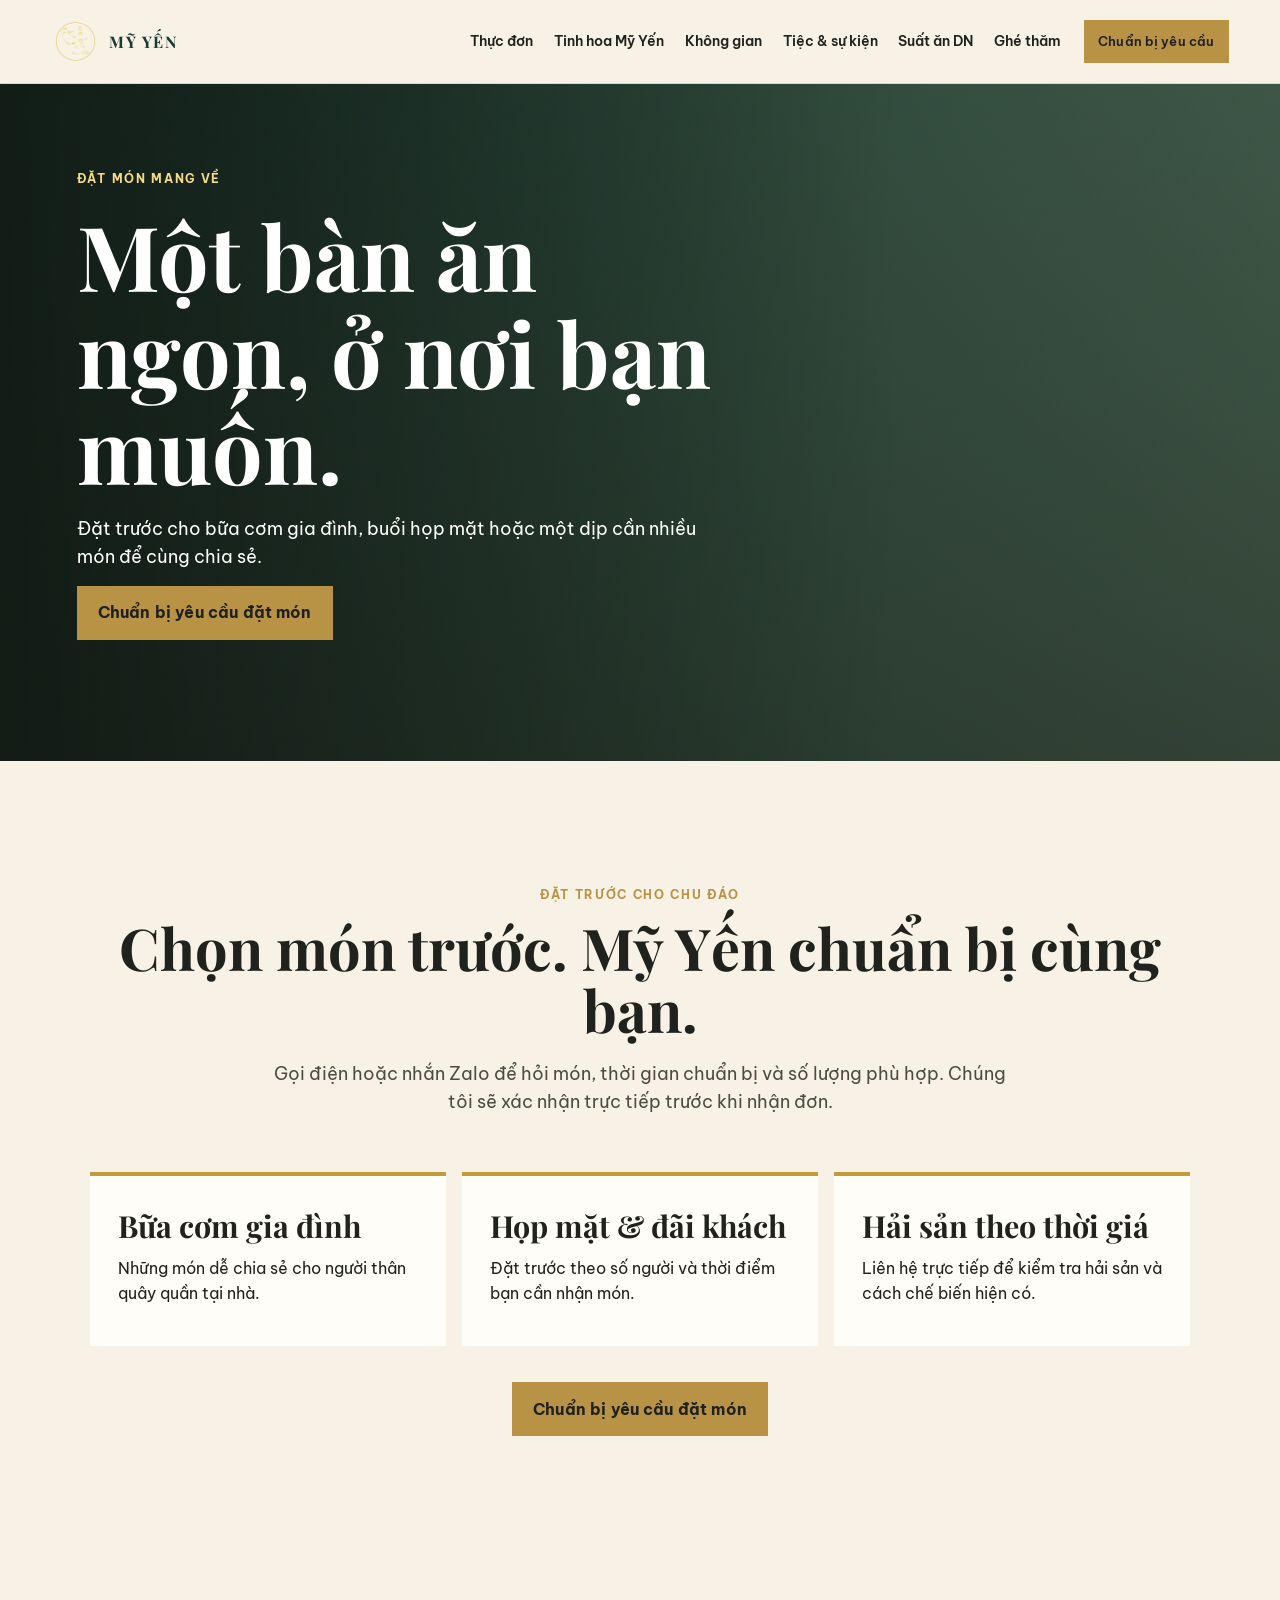
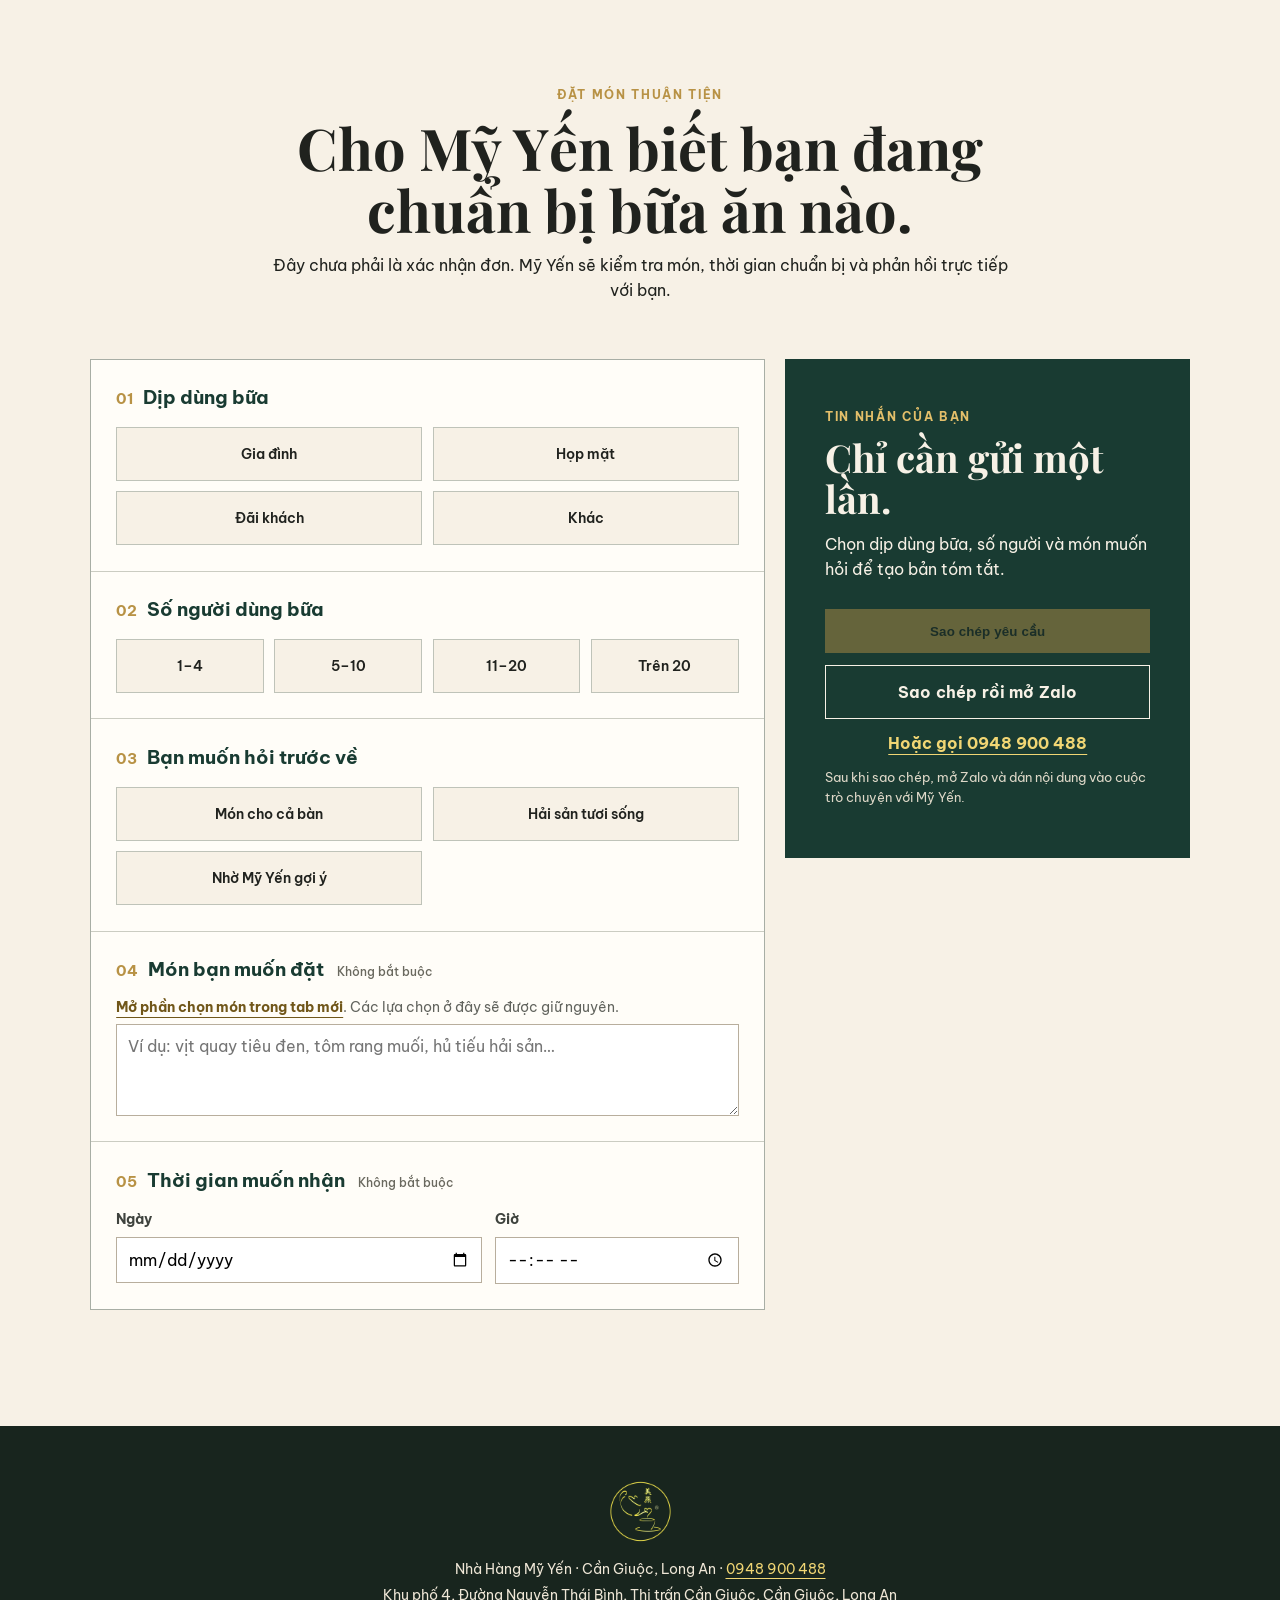
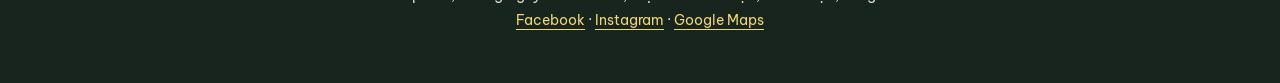
<file: takeaway.html>
<!doctype html><html lang="vi"><head><meta charset="utf-8"><meta name="viewport" content="width=device-width,initial-scale=1"><link rel="preconnect" href="https://fonts.googleapis.com"><link rel="preconnect" href="https://fonts.gstatic.com" crossorigin><link href="https://fonts.googleapis.com/css2?family=Be+Vietnam+Pro:wght@400;500;600;700&family=Playfair+Display:wght@500;600;700&display=swap" rel="stylesheet"><title>Đặt món mang về | Nhà Hàng Mỹ Yến, Cần Giuộc</title><meta name="description" content="Đặt món mang về từ Nhà Hàng Mỹ Yến tại Cần Giuộc. Liên hệ trực tiếp để hỏi món, thời gian chuẩn bị và đặt trước."><link rel="canonical" href="https://nhahangmyyen.com/takeaway.html"><link rel="stylesheet" href="styles.css"><link rel="stylesheet" href="enhancements.css"></head><body><header class="topbar"><a class="brand" href="index.html"><img src="assets/logo.png" alt="Nhà Hàng Mỹ Yến"></a><button class="menu-toggle" type="button" aria-expanded="false" aria-controls="nav">Danh mục</button><nav id="nav" aria-label="Điều hướng chính"><a href="menu.html">Thực đơn</a><a href="premium-menu.html">Tinh hoa Mỹ Yến</a><a href="spaces.html">Không gian</a><a href="events.html">Tiệc & sự kiện</a><a href="corporate-catering.html">Suất ăn DN</a><a href="visit.html">Ghé thăm</a></nav><a class="button button-small" href="#takeaway-helper">Chuẩn bị yêu cầu</a></header><main><section class="hero takeaway-hero"><div class="hero-shade"></div><div class="hero-copy"><p class="eyebrow">Đặt món mang về</p><h1>Một bàn ăn ngon, ở nơi bạn muốn.</h1><p>Đặt trước cho bữa cơm gia đình, buổi họp mặt hoặc một dịp cần nhiều món để cùng chia sẻ.</p><a class="button" href="#takeaway-helper">Chuẩn bị yêu cầu đặt món</a></div></section><section class="section intro"><p class="eyebrow">Đặt trước cho chu đáo</p><h2>Chọn món trước. Mỹ Yến chuẩn bị cùng bạn.</h2><p class="lead">Gọi điện hoặc nhắn Zalo để hỏi món, thời gian chuẩn bị và số lượng phù hợp. Chúng tôi sẽ xác nhận trực tiếp trước khi nhận đơn.</p><div class="catering-grid"><article><h3>Bữa cơm gia đình</h3><p>Những món dễ chia sẻ cho người thân quây quần tại nhà.</p></article><article><h3>Họp mặt & đãi khách</h3><p>Đặt trước theo số người và thời điểm bạn cần nhận món.</p></article><article><h3>Hải sản theo thời giá</h3><p>Liên hệ trực tiếp để kiểm tra hải sản và cách chế biến hiện có.</p></article></div><a class="button" href="#takeaway-helper">Chuẩn bị yêu cầu đặt món</a></section>
<section class="group-helper request-helper section" id="takeaway-helper" data-request-helper data-request-type="đặt món mang về" aria-labelledby="takeaway-helper-title">
  <div class="section-heading"><p class="eyebrow">Đặt món thuận tiện</p><h2 id="takeaway-helper-title">Cho Mỹ Yến biết bạn đang chuẩn bị bữa ăn nào.</h2><p>Đây chưa phải là xác nhận đơn. Mỹ Yến sẽ kiểm tra món, thời gian chuẩn bị và phản hồi trực tiếp với bạn.</p></div>
  <div class="group-helper-grid"><div class="group-helper-steps">
    <section class="helper-step" data-request-group="occasion" data-label="Dịp dùng bữa" data-required="true"><h3 class="helper-step-title"><span>01</span>Dịp dùng bữa</h3><div class="choice-grid"><button type="button" data-value="Bữa cơm gia đình">Gia đình</button><button type="button" data-value="Họp mặt">Họp mặt</button><button type="button" data-value="Đãi khách">Đãi khách</button><button type="button" data-value="Khác">Khác</button></div></section>
    <section class="helper-step" data-request-group="quantity" data-label="Số người dùng bữa" data-required="true"><h3 class="helper-step-title"><span>02</span>Số người dùng bữa</h3><div class="choice-grid choice-grid-compact"><button type="button" data-value="1–4 người">1–4</button><button type="button" data-value="5–10 người">5–10</button><button type="button" data-value="11–20 người">11–20</button><button type="button" data-value="Trên 20 người">Trên 20</button></div></section>
    <section class="helper-step" id="takeaway-menu-interest" data-request-group="menu" data-label="Bạn muốn hỏi trước về" data-required="true"><h3 class="helper-step-title"><span>03</span>Bạn muốn hỏi trước về</h3><div class="choice-grid"><button type="button" data-value="Món cho cả bàn">Món cho cả bàn</button><button type="button" data-value="Hải sản tươi sống">Hải sản tươi sống</button><button type="button" data-value="Nhờ Mỹ Yến gợi ý">Nhờ Mỹ Yến gợi ý</button></div></section>
    <section class="helper-step"><h3 class="helper-step-title"><span id="takeaway-dishes-step">04</span>Món bạn muốn đặt <small>Không bắt buộc</small></h3><p class="helper-field-note"><a class="text-link" href="menu.html#choose-dishes" target="_blank" rel="noopener">Mở phần chọn món trong tab mới</a>. Các lựa chọn ở đây sẽ được giữ nguyên.</p><label class="sr-only" for="takeaway-dishes">Món bạn muốn đặt</label><textarea id="takeaway-dishes" rows="3" data-request-input data-optional data-label="Món bạn muốn đặt" placeholder="Ví dụ: vịt quay tiêu đen, tôm rang muối, hủ tiếu hải sản…"></textarea></section>
    <section class="helper-step"><h3 class="helper-step-title"><span id="takeaway-time-step">05</span>Thời gian muốn nhận <small>Không bắt buộc</small></h3><div class="helper-date-row"><label>Ngày<input type="date" data-request-input data-optional data-label="Ngày dự kiến nhận món"></label><label>Giờ<input type="time" data-request-input data-optional data-label="Giờ dự kiến nhận món"></label></div></section>
  </div><aside class="group-summary"><p class="eyebrow">Tin nhắn của bạn</p><h3>Chỉ cần gửi một lần.</h3><p class="request-summary-text">Chọn dịp dùng bữa, số người và món muốn hỏi để tạo bản tóm tắt.</p><div class="group-summary-actions"><button class="button copy-request" type="button" disabled>Sao chép yêu cầu</button><a class="button button-outline" href="https://zalo.me/0948900488" target="_blank" rel="noopener">Mở Zalo để gửi</a><a class="text-link" href="tel:+84948900488">Hoặc gọi 0948 900 488</a></div><p class="helper-note request-copy-status">Sau khi sao chép, mở Zalo và dán nội dung vào cuộc trò chuyện với Mỹ Yến.</p></aside></div>
</section>
</main><footer><a href="index.html" aria-label="Về trang chủ Nhà Hàng Mỹ Yến"><img src="assets/logo.png" alt="Nhà Hàng Mỹ Yến"></a><p>Nhà Hàng Mỹ Yến · Cần Giuộc, Long An · <a href="tel:+84948900488">0948 900 488</a></p><p>Khu phố 4, Đường Nguyễn Thái Bình, Thị trấn Cần Giuộc, Cần Giuộc, Long An</p><p><a href="https://www.facebook.com/nhahangmyyen88/" target="_blank" rel="noopener">Facebook</a> · <a href="https://www.instagram.com/nhahangmyyen/" target="_blank" rel="noopener">Instagram</a> · <a href="https://maps.app.goo.gl/wLhEkWt8MZcC4Axw8" target="_blank" rel="noopener">Google Maps</a></p></footer><nav class="mobile-actions" aria-label="Liên hệ nhanh"><a href="tel:+84948900488">Gọi ngay</a><a href="https://zalo.me/0948900488" target="_blank" rel="noopener">Zalo</a><a href="#contact">Liên hệ</a></nav><script src="app.js"></script></body></html>
</file>
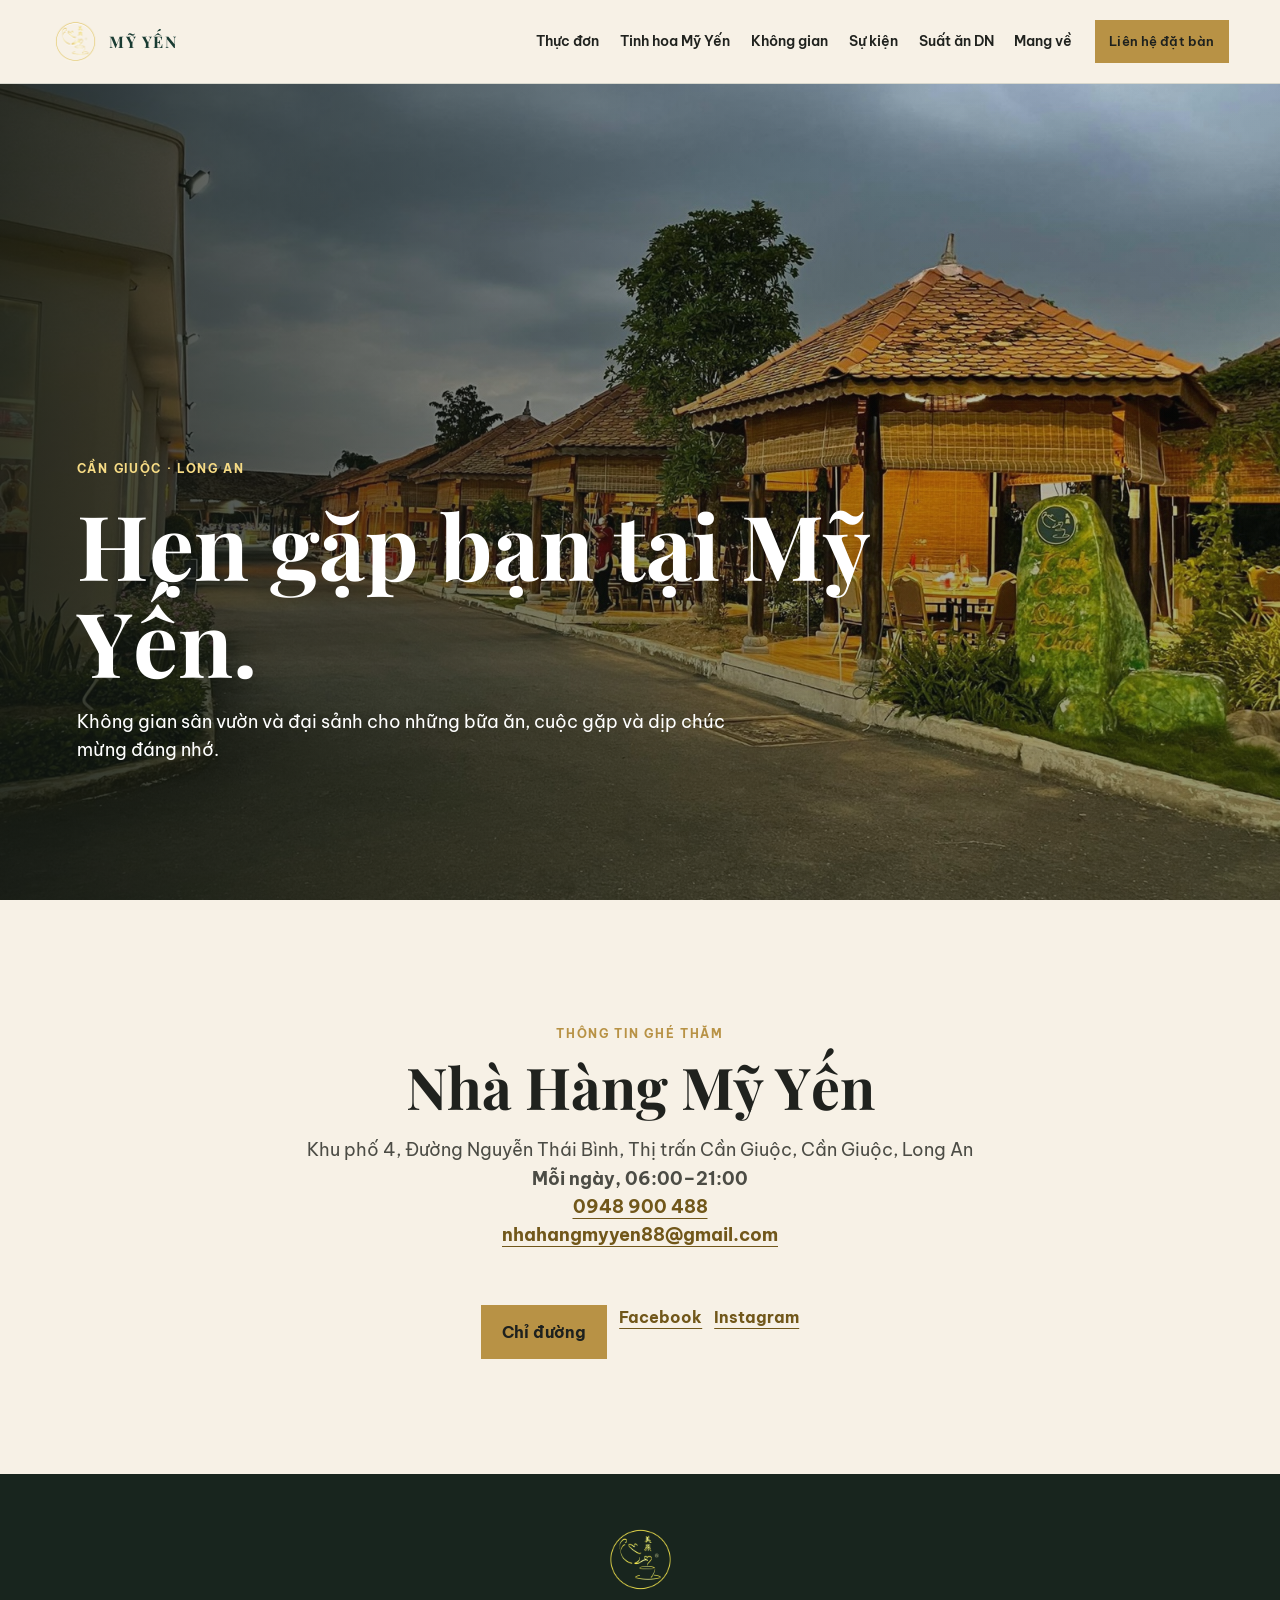
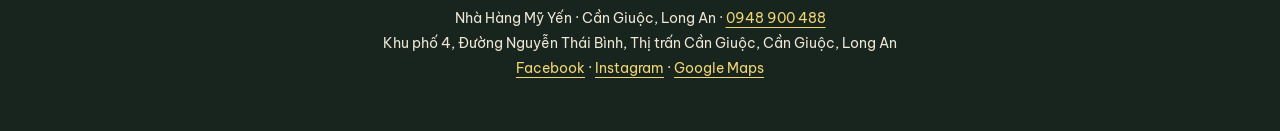
<file: visit.html>
<!doctype html><html lang="vi"><head><meta charset="utf-8"><meta name="viewport" content="width=device-width,initial-scale=1"><link rel="preconnect" href="https://fonts.googleapis.com"><link rel="preconnect" href="https://fonts.gstatic.com" crossorigin><link href="https://fonts.googleapis.com/css2?family=Be+Vietnam+Pro:wght@400;500;600;700&family=Playfair+Display:wght@500;600;700&display=swap" rel="stylesheet"><title>Địa chỉ, giờ mở cửa và chỉ đường | Nhà Hàng Mỹ Yến</title><meta name="description" content="Địa chỉ, giờ mở cửa, hotline, Google Maps và thông tin liên hệ Nhà Hàng Mỹ Yến tại Cần Giuộc, Long An."><meta name="robots" content="index,follow,max-image-preview:large"><link rel="canonical" href="https://nhahangmyyen.com/visit.html"><meta property="og:type" content="website"><meta property="og:locale" content="vi_VN"><meta property="og:site_name" content="Nhà Hàng Mỹ Yến"><meta property="og:title" content="Địa Chỉ, Giờ Mở Cửa & Chỉ Đường | Nhà Hàng Mỹ Yến"><meta property="og:description" content="Địa chỉ, giờ mở cửa, hotline, Google Maps và thông tin liên hệ Nhà Hàng Mỹ Yến tại Cần Giuộc, Long An."><meta property="og:url" content="https://nhahangmyyen.com/visit.html"><meta property="og:image" content="https://nhahangmyyen.com/assets/garden-evening-2.jpg"><meta name="twitter:card" content="summary_large_image"><link rel="stylesheet" href="styles.css"><link rel="stylesheet" href="enhancements.css"></head><body><header class="topbar"><a class="brand" href="index.html"><img src="assets/logo.png" alt="Nhà Hàng Mỹ Yến"></a><button class="menu-toggle" type="button" aria-expanded="false" aria-controls="nav">Danh mục</button><nav id="nav" aria-label="Điều hướng chính"><a href="menu.html">Thực đơn</a><a href="premium-menu.html">Tinh hoa Mỹ Yến</a><a href="spaces.html">Không gian</a><a href="events.html">Sự kiện</a><a href="corporate-catering.html">Suất ăn DN</a><a href="takeaway.html">Mang về</a></nav><a class="button button-small" href="index.html#contact">Liên hệ đặt bàn</a></header><main><section class="hero"><img src="assets/garden-evening-2.jpg" alt="Nhà Hàng Mỹ Yến buổi tối"><div class="hero-shade"></div><div class="hero-copy"><p class="eyebrow">Cần Giuộc · Long An</p><h1>Hẹn gặp bạn tại Mỹ Yến.</h1><p>Không gian sân vườn và đại sảnh cho những bữa ăn, cuộc gặp và dịp chúc mừng đáng nhớ.</p></div></section><section class="section intro"><p class="eyebrow">Thông tin ghé thăm</p><h2>Nhà Hàng Mỹ Yến</h2><p class="lead">Khu phố 4, Đường Nguyễn Thái Bình, Thị trấn Cần Giuộc, Cần Giuộc, Long An<br><strong>Mỗi ngày, 06:00–21:00</strong><br><a class="text-link" href="tel:+84948900488">0948 900 488</a><br><a class="text-link" href="mailto:nhahangmyyen88@gmail.com">nhahangmyyen88@gmail.com</a></p><div class="hero-actions" style="justify-content:center"><a class="button" href="https://maps.app.goo.gl/wLhEkWt8MZcC4Axw8" target="_blank" rel="noopener">Chỉ đường</a><a class="text-link" href="https://www.facebook.com/nhahangmyyen88/" target="_blank" rel="noopener">Facebook</a><a class="text-link" href="https://www.instagram.com/nhahangmyyen/" target="_blank" rel="noopener">Instagram</a></div></section></main><footer><a href="index.html" aria-label="Về trang chủ Nhà Hàng Mỹ Yến"><img src="assets/logo.png" alt="Nhà Hàng Mỹ Yến"></a><p>Nhà Hàng Mỹ Yến · Cần Giuộc, Long An · <a href="tel:+84948900488">0948 900 488</a></p><p>Khu phố 4, Đường Nguyễn Thái Bình, Thị trấn Cần Giuộc, Cần Giuộc, Long An</p><p><a href="https://www.facebook.com/nhahangmyyen88/" target="_blank" rel="noopener">Facebook</a> · <a href="https://www.instagram.com/nhahangmyyen/" target="_blank" rel="noopener">Instagram</a> · <a href="https://maps.app.goo.gl/wLhEkWt8MZcC4Axw8" target="_blank" rel="noopener">Google Maps</a></p></footer><nav class="mobile-actions" aria-label="Liên hệ nhanh"><a href="tel:+84948900488">Gọi ngay</a><a href="https://zalo.me/0948900488" target="_blank" rel="noopener">Zalo</a><a href="#contact">Liên hệ</a></nav><script src="app.js"></script></body></html>
</file>
<file: styles.css>
:root{--ink:#1f211d;--cream:#f7f2e8;--gold:#c49d3a;--deep:#263a31;--muted:#6a695f}*{box-sizing:border-box}html{scroll-behavior:smooth}body{margin:0;color:var(--ink);background:var(--cream);font-family:"Be Vietnam Pro",sans-serif;line-height:1.55}h1,h2,h3{font-family:"Playfair Display",serif;line-height:1.08;margin:.2em 0}h1{font-size:clamp(3.1rem,7vw,6.8rem)}h2{font-size:clamp(2.3rem,4.5vw,4.5rem)}h3{font-size:1.9rem}p{margin:.8em 0}.skip{position:absolute;left:-999px}.skip:focus{left:1rem;top:1rem;z-index:99;background:white;padding:.7rem}.topbar{height:84px;display:flex;align-items:center;gap:1.4rem;padding:8px clamp(1rem,4vw,4rem);background:#fffdf8;position:sticky;top:0;z-index:10;border-bottom:1px solid #ddd5c5}.brand img{width:115px;height:65px;object-fit:contain}.topbar nav{display:flex;gap:1.3rem;margin-left:auto}.topbar a{color:var(--ink);text-decoration:none;font-size:.9rem;font-weight:600}.button{background:var(--gold);border:1px solid var(--gold);color:#1e211e!important;display:inline-flex;justify-content:center;align-items:center;text-decoration:none;font-weight:700;padding:.85rem 1.25rem;cursor:pointer}.button-small{padding:.65rem .85rem;font-size:.8rem!important}.button-ghost{background:transparent;border-color:#fff;color:#fff!important}.button-outline{background:transparent;border-color:#1e211e;color:#1e211e!important}.menu-toggle{display:none}.hero{min-height:calc(100vh - 84px);position:relative;color:#fff;display:flex;align-items:end;padding:clamp(2rem,6vw,6rem);overflow:hidden}.hero>img,.reserve>img{position:absolute;inset:0;width:100%;height:100%;object-fit:cover}.hero-shade{position:absolute;inset:0;background:linear-gradient(90deg,rgba(16,22,17,.81),rgba(16,22,17,.12) 70%),linear-gradient(0deg,rgba(16,22,17,.42),transparent)}.hero-copy{position:relative;max-width:820px;padding-bottom:clamp(1rem,5vh,5rem)}.hero-copy>p:not(.eyebrow){max-width:650px;font-size:1.13rem}.eyebrow{color:var(--gold);font-weight:700;font-size:.75rem;letter-spacing:.14em;text-transform:uppercase}.hero .eyebrow{color:#f6db85}.hero-actions{display:flex;flex-wrap:wrap;gap:.75rem;margin-top:1.6rem}.section{padding:clamp(4rem,9vw,9rem) clamp(1.2rem,7vw,9rem)}.intro{max-width:1500px;margin:auto;text-align:center}.intro .lead,.section-heading{max-width:750px;margin:1.2rem auto 3.5rem}.lead{font-size:1.14rem;color:#4c4c45}.experience-grid{display:grid;grid-template-columns:1fr 1fr;gap:1.5rem;text-align:left}.experience-card{background:white;display:grid;grid-template-columns:1.05fr .95fr;min-height:430px}.experience-card img{width:100%;height:100%;object-fit:cover}.experience-card div{align-self:center;padding:2.4rem}.text-link{color:#71571a;font-weight:700;text-underline-offset:5px}.menu-section{background:var(--deep);color:#f6f2e6}.section-heading{text-align:center}.dish-finder{max-width:980px;margin:3rem auto;background:#f6f2e6;color:var(--ink);display:grid;grid-template-columns:1fr 1.4fr}.finder-buttons{display:flex;flex-direction:column;padding:1.2rem;background:#ded4bd}.finder-buttons button{background:none;border:0;border-bottom:1px solid #bdb197;padding:1.25rem;text-align:left;font:600 1rem "Be Vietnam Pro";cursor:pointer}.finder-buttons button.active{color:#695019;background:#f3ebdc}.dish-result{padding:2.2rem}.dish-label{font-size:.8rem;text-transform:uppercase;letter-spacing:.12em;color:var(--muted)}.menu-categories{display:flex;justify-content:center;gap:.6rem;flex-wrap:wrap;max-width:1050px;margin:auto}.menu-categories span{border:1px solid #7f8d82;border-radius:99px;padding:.5rem .8rem;font-size:.9rem}.event-section{display:grid;grid-template-columns:1.15fr .85fr;background:#ebe1ca}.event-image img{width:100%;height:100%;object-fit:cover}.event-copy{padding:clamp(3rem,7vw,7rem);align-self:center}.event-copy li{margin:.4rem 0}.moments{text-align:center}.moments-grid{max-width:1200px;display:grid;grid-template-columns:1.3fr .7fr .7fr;grid-template-rows:260px 260px;gap:1rem;margin:3rem auto 0}.moments-grid img{width:100%;height:100%;object-fit:cover}.moments-grid img:first-child{grid-row:span 2}.moment-note{background:#c49d3a;display:flex;align-items:center;padding:2rem;font:1.6rem/1.3 "Playfair Display",serif;text-align:left}.story{background:#e1d2b4;display:grid;grid-template-columns:.9fr 1.1fr;gap:5rem}.reserve{min-height:800px;position:relative;padding:clamp(3rem,7vw,7rem);display:flex;justify-content:flex-end}.reserve-panel{position:relative;width:min(620px,100%);background:#fffdf8;padding:clamp(2rem,5vw,4rem);align-self:center}.form-row{display:grid;grid-template-columns:1fr 1fr;gap:1rem}label{display:block;font-size:.88rem;font-weight:700;margin:1rem 0}input,select,textarea{display:block;width:100%;margin-top:.35rem;padding:.7rem;border:1px solid #b8ae9d;background:white;font:1rem "Be Vietnam Pro"}.form-status{font-size:.9rem;color:#315d40}footer{background:#18251e;color:#eee6d6;padding:3rem;text-align:center}footer img{width:120px;height:75px;object-fit:contain;filter:brightness(1.3)}footer p{margin:.25rem;font-size:.85rem}@media(max-width:800px){.topbar{height:72px}.brand img{width:92px;height:56px}.topbar nav{position:absolute;top:71px;left:0;right:0;display:none;background:#fffdf8;padding:1rem;flex-direction:column}.topbar nav.open{display:flex}.menu-toggle{display:block;margin-left:auto;border:0;background:transparent;font:600 .9rem "Be Vietnam Pro"}.topbar .button-small{display:none}.hero{min-height:650px;padding:1.5rem}.experience-grid,.event-section,.story{grid-template-columns:1fr}.experience-card{grid-template-columns:1fr}.experience-card img{height:270px}.experience-card div{padding:1.8rem}.dish-finder{grid-template-columns:1fr}.finder-buttons{flex-direction:row;overflow:auto;padding:0}.finder-buttons button{white-space:nowrap}.moments-grid{grid-template-columns:1fr 1fr;grid-template-rows:240px 170px 170px}.moments-grid img:first-child{grid-column:span 2;grid-row:auto}.moment-note{font-size:1.25rem}.form-row{grid-template-columns:1fr}.reserve{padding:1.2rem}.reserve-panel{padding:2rem}.story{gap:1rem}}
</file>
<file: enhancements.css>
.catering {
  background: #ede4d1;
  text-align: center;
}

.catering .lead {
  max-width: 720px;
  margin: 1rem auto 2.5rem;
}

.catering-grid {
  max-width: 1100px;
  margin: 0 auto 2.25rem;
  display: grid;
  grid-template-columns: repeat(3, 1fr);
  gap: 1rem;
  text-align: left;
}

.catering-grid article {
  background: #fffdf8;
  padding: 1.75rem;
  border-top: 4px solid #c49d3a;
}

#visit {
  text-align: center;
  background: #fffdf8;
}

#visit .lead {
  max-width: 620px;
  margin: 1rem auto;
}

footer a {
  color: #f1d674;
  text-underline-offset: 4px;
}

.proof-strip {
  display: grid;
  grid-template-columns: repeat(3, 1fr);
  background: #18251e;
  color: #f7f2e8;
  padding: 1.4rem clamp(1.2rem, 7vw, 8rem);
}

.proof-strip p {
  display: grid;
  gap: .2rem;
  margin: 0;
  padding: .25rem 2rem;
  border-right: 1px solid rgba(255,255,255,.18);
}

.proof-strip p:last-child { border-right: 0; }
.proof-strip strong { color: #f1d674; font-family: "Playfair Display", serif; font-size: 1.35rem; }
.proof-strip span { font-size: .82rem; opacity: .82; }

.journeys { background: #fffdf8; }
.journey-grid {
  display: grid;
  grid-template-columns: repeat(3, 1fr);
  gap: 1px;
  max-width: 1200px;
  margin: 0 auto;
  background: #cabfaa;
  border: 1px solid #cabfaa;
}

.journey-grid a {
  position: relative;
  display: block;
  min-height: 320px;
  padding: 2.2rem;
  color: #1f211d;
  background: #f7f2e8;
  text-decoration: none;
  transition: background-color .2s ease, color .2s ease;
}

.journey-grid a:hover,
.journey-grid a:focus-visible { background: #263a31; color: #fffdf8; }
.journey-grid span { color: #9a7a2d; font: 600 1rem "Playfair Display", serif; }
.journey-grid h3 { margin-top: 4rem; }
.journey-grid p { min-height: 76px; color: #5c5a52; }
.journey-grid a:hover p,
.journey-grid a:focus-visible p { color: #dfd9cb; }
.journey-grid strong { display: inline-block; margin-top: 1rem; color: #71571a; text-decoration: underline; text-underline-offset: 6px; }
.journey-grid a:hover strong,
.journey-grid a:focus-visible strong { color: #f1d674; }

.moment-note { flex-direction: column; justify-content: center; align-items: flex-start; }
.moment-note p { margin-top: 0; }
.moment-note a { color: #1f211d; font: 700 .85rem "Be Vietnam Pro", sans-serif; text-underline-offset: 5px; }
.optional { opacity: .65; font-weight: 500; }
.form-row-three { grid-template-columns: 1fr 1fr .8fr; }
.privacy-note { font-size: .78rem; color: #6a695f; }
.honeypot { position: absolute; left: -10000px; width: 1px; height: 1px; overflow: hidden; }
.mobile-actions { display: none; }

@media (max-width: 800px) {
  .catering-grid { grid-template-columns: 1fr; }
  body { padding-bottom: 64px; }
  .proof-strip { grid-template-columns: 1fr; padding: .8rem 1.2rem; }
  .proof-strip p { border-right: 0; border-bottom: 1px solid rgba(255,255,255,.14); padding: .7rem 0; }
  .proof-strip p:last-child { border-bottom: 0; }
  .journey-grid { grid-template-columns: 1fr; }
  .premium-teaser { grid-template-columns:1fr; }
  .premium-teaser > img { min-height:220px; max-height:300px; }
  .premium-grid { grid-template-columns:1fr; }
  .premium-guide-grid { grid-template-columns:1fr; }
  .premium-card img { height:220px; }
  .premium-cta { display:block; }
  .premium-cta .button { margin-top:1rem; }
  .journey-grid a { min-height: auto; padding: 1.7rem; }
  .journey-grid h3 { margin-top: 1.8rem; }
  .journey-grid p { min-height: auto; }
  .form-row-three { grid-template-columns: 1fr; }
  .mobile-actions {
    position: fixed;
    z-index: 30;
    left: 0;
    right: 0;
    bottom: 0;
    display: grid;
    grid-template-columns: .8fr .8fr 1.4fr;
    min-height: 64px;
    background: #18251e;
    box-shadow: 0 -8px 28px rgba(0,0,0,.18);
  }
  .mobile-actions a {
    display: flex;
    align-items: center;
    justify-content: center;
    color: #fffdf8;
    text-decoration: none;
    font-size: .8rem;
    font-weight: 700;
    border-right: 1px solid rgba(255,255,255,.16);
  }
  .mobile-actions a:last-child { color: #1f211d; background: #c49d3a; border-right: 0; }
}

/* Vườn Ngọc & Đồng Cổ — homepage v2 */
:root { --jade: #193b32; --ivory: #f7f1e6; --aged-gold: #b89245; --lacquer: #8c3b32; --moss: #6f8069; --ink: #20221e; --cream: var(--ivory); --deep: var(--jade); --gold: var(--aged-gold); }
.topbar { background: rgba(247,241,230,.96); border-color: rgba(25,59,50,.14); }
.brand img { filter: drop-shadow(0 1px 0 rgba(255,255,255,.9)); }
.button { border-radius: 0; letter-spacing: .01em; }
.hero-reframed { min-height: min(760px, calc(100vh - 84px)); }
.hero-reframed .hero-copy { max-width: 720px; }
.hero-note { position:absolute; right:clamp(1.5rem,6vw,6rem); bottom:2rem; z-index:1; margin:0; color:#fff; font-size:.78rem; letter-spacing:.08em; text-transform:uppercase; writing-mode:vertical-rl; }
.pathways { background: var(--ivory); }
.path-grid { display:grid; grid-template-columns:repeat(4,1fr); max-width:1280px; margin:0 auto; border:1px solid rgba(25,59,50,.25); }
.path-card { min-height:220px; padding:1.75rem; border:0; border-right:1px solid rgba(25,59,50,.22); background:transparent; color:var(--ink); text-align:left; cursor:pointer; transition:background .22s ease,color .22s ease; font-family:"Be Vietnam Pro",sans-serif; }
.path-card:last-child { border-right:0; }
.path-card span { display:block; margin-bottom:2.7rem; color:var(--aged-gold); font:600 1rem "Playfair Display",serif; }
.path-card strong { display:block; font:600 1.5rem/1.15 "Playfair Display",serif; }
.path-card small { display:block; margin-top:.8rem; color:#5d625b; font-size:.8rem; }
.path-card:is(:hover,:focus-visible,.is-active) { background:var(--jade); color:var(--ivory); outline:0; }
.path-card:is(:hover,:focus-visible,.is-active) small { color:#e5ded0; }
.path-panel { max-width:1280px; margin:0 auto; padding:clamp(2rem,5vw,4.5rem); display:grid; grid-template-columns:.3fr 1fr auto; align-items:center; gap:2rem; background:#ede4d1; }
.path-panel .eyebrow { margin:0; }
.path-panel h3 { font-size:clamp(2rem,3vw,3.3rem); }
.path-panel p:not(.eyebrow) { max-width:600px; }
.path-actions { display:flex; flex-direction:column; gap:1rem; align-items:flex-start; white-space:nowrap; }
.quiet-intro { display:grid; grid-template-columns:1fr 1fr auto; gap:3rem; align-items:end; background:#fffdf8; }
.quiet-intro .lead { margin:0; }
.service-split { display:grid; grid-template-columns:1fr 1fr; min-height:600px; background:var(--jade); color:var(--ivory); }
.service-visual { position:relative; min-height:500px; overflow:hidden; display:flex; align-items:end; padding:clamp(2rem,6vw,6rem); }
.garden-placeholder { background:linear-gradient(145deg,rgba(17,50,40,.25),rgba(17,50,40,.82)),url("assets/garden-evening.jpg") center/cover; }
.service-visual h2 { font-size:clamp(2.7rem,5vw,5rem); }
.service-copy { align-self:center; max-width:610px; padding:clamp(3rem,8vw,8rem); }
.service-copy .eyebrow { color:#e3bf6a; }
.check-list { list-style:none; padding:0; margin:2rem 0; }
.check-list li { margin:.8rem 0; padding-left:1.7rem; position:relative; }
.check-list li::before { content:""; position:absolute; left:0; top:.53rem; width:.55rem; height:.55rem; border-radius:50%; background:var(--aged-gold); }
.service-copy .text-link { color:#f2d98b; }
.menu-glimpse { background:var(--jade); }
.menu-categories a { border:1px solid #7f8d82; border-radius:99px; padding:.5rem .8rem; color:inherit; font-size:.9rem; text-decoration:none; }
.menu-categories a:hover,.menu-categories a:focus-visible { background:rgba(255,255,255,.1); border-color:#f6f2e6; }
.menu-page-card-highlight { outline:3px solid var(--gold); outline-offset:4px; }
.contact-landing { display:grid; grid-template-columns:1fr auto; align-items:center; gap:3rem; background:#e6dac3; }
.contact-landing h2 { font-size:clamp(2.8rem,5vw,5.2rem); }
.contact-landing p { max-width:620px; }
.contact-promise { color:var(--jade); font-weight:700; }
.contact-actions { display:flex; flex-direction:column; align-items:stretch; gap:.8rem; min-width:235px; }
.contact-actions .text-link { text-align:center; margin-top:.5rem; }
.takeaway-hero { min-height:620px; background:linear-gradient(125deg,#193b32,#536d57); }

/* Digital menu catalogue */
.menu-catalogue-hero { min-height:600px; display:grid; grid-template-columns:1fr 1fr; background:var(--jade); color:var(--ivory); }
.menu-catalogue-hero > div { padding:clamp(3rem,8vw,8rem); align-self:center; }
.menu-catalogue-hero h1 { font-size:clamp(3.2rem,6vw,6rem); margin:.5rem 0 1.2rem; }
.menu-catalogue-hero p:not(.eyebrow) { max-width:560px; color:#e5ded0; }
.menu-catalogue-hero .eyebrow { color:#e6c96f; }
.menu-catalogue-hero img { width:100%; height:100%; min-height:420px; object-fit:cover; }
.menu-intro { display:grid; grid-template-columns:1fr 1fr; gap:5rem; background:#fffdf8; align-items:end; }
.menu-intro h2 { font-size:clamp(2.2rem,4vw,4rem); }
.menu-intro p { margin:0; max-width:560px; color:#5d625b; }
.premium-menu { background:#fffdf8; }
.premium-teaser { display:grid; grid-template-columns:1.1fr .9fr; gap:2rem; align-items:stretch; padding-top:clamp(3rem,6vw,6rem); padding-bottom:clamp(3rem,6vw,6rem); }
.premium-teaser-copy { align-self:center; max-width:700px; }
.premium-teaser-copy h2 { color:var(--jade); }
.premium-teaser-copy p:not(.eyebrow) { color:#5d625b; max-width:620px; }
.premium-teaser > img { width:100%; height:100%; min-height:280px; object-fit:cover; }
.premium-page-hero h1 { max-width:720px; }
.premium-page-hero p:not(.eyebrow) { max-width:620px; }
.premium-education { background:#fffdf8; }
.premium-guide { background:#efe6d5; }
.premium-guide-grid { display:grid; grid-template-columns:repeat(3,1fr); gap:1rem; max-width:1240px; margin:0 auto; }
.premium-guide-grid article { padding:1.6rem; background:#fffdf8; border-top:3px solid var(--aged-gold); }
.premium-guide-grid span { color:var(--aged-gold); font-weight:700; letter-spacing:.12em; }
.premium-guide-grid h3 { color:var(--jade); font-size:1.45rem; margin:.7rem 0; }
.premium-guide-grid p { color:#5d625b; font-size:.92rem; }
.premium-contact { background:#fffdf8; padding-top:clamp(2rem,5vw,4rem); }
.premium-grid { display:grid; grid-template-columns:repeat(3,1fr); gap:1rem; max-width:1240px; margin:0 auto; }
.premium-card { background:#efe6d5; border:1px solid rgba(25,59,50,.14); }
.premium-card img { display:block; width:100%; height:260px; object-fit:cover; }
.premium-card-copy { padding:1.55rem; }
.premium-card-copy .eyebrow { margin:0; }
.premium-card-copy h3 { margin:.7rem 0 1rem; color:var(--jade); font-size:1.65rem; }
.premium-card-copy p:not(.eyebrow):not(.premium-meta) { color:#5d625b; font-size:.9rem; }
.premium-meta { color:#71571a; font-size:.82rem; font-weight:700; min-height:2.7rem; }
.premium-card .text-link { display:inline-block; margin-top:.35rem; }
.premium-cta { max-width:1240px; margin:1rem auto 0; padding:1.25rem 1.5rem; display:flex; justify-content:space-between; align-items:center; gap:1.5rem; background:var(--jade); color:var(--ivory); }
.premium-cta p { margin:0; }
.premium-cta strong { color:#f1d674; }
.digital-menu { background:#efe6d5; }
.dish-browser { max-width:1240px; margin:0 auto; display:grid; grid-template-columns:minmax(0,1fr) minmax(280px,.34fr); gap:1.2rem; align-items:start; }
.dish-browser-main { min-width:0; }
.dish-search { max-width:620px; margin:0; color:var(--jade); }
.dish-search input { margin-top:.55rem; padding:1rem; border-color:rgba(25,59,50,.35); }
.dish-filters { display:flex; flex-wrap:wrap; gap:.55rem; margin:1.2rem 0 .6rem; }
.dish-filters button,.dish-filters a { padding:.8rem 1rem; border:1px solid rgba(25,59,50,.34); background:transparent; color:var(--jade); font:700 .8rem "Be Vietnam Pro",sans-serif; text-decoration:none; cursor:pointer; }
.dish-filters button[aria-pressed="true"] { background:var(--jade); color:var(--ivory); }
.dish-filters a { border-color:#b89245; color:#755c20; }
.dish-results { margin:.7rem 0 1.2rem; color:#62645e; font-size:.82rem; }
.dish-grid { display:grid; grid-template-columns:repeat(3,minmax(0,1fr)); gap:.75rem; }
.dish-item { display:flex; flex-direction:column; min-height:205px; padding:1.15rem; background:#fffdf8; border:1px solid rgba(25,59,50,.16); }
.dish-item .eyebrow { margin:0; font-size:.66rem; }
.dish-item h3 { margin:.55rem 0; color:var(--jade); font:700 1rem/1.35 "Be Vietnam Pro",sans-serif; }
.dish-item-price { margin:auto 0 .9rem; color:#6f561a; font-weight:700; }
.dish-item-price small { font-size:.68rem; font-weight:500; }
.dish-item-note { margin:-.45rem 0 .8rem; color:#6a695f; font-size:.72rem; font-weight:600; }
.dish-item button { width:100%; padding:.72rem .6rem; border:1px solid var(--jade); background:transparent; color:var(--jade); font:700 .76rem "Be Vietnam Pro",sans-serif; cursor:pointer; }
.dish-item button[aria-pressed="true"] { background:var(--jade); color:var(--ivory); }
.dish-size-options { display:grid; grid-template-columns:1fr 1fr; gap:.45rem; margin:auto 0 .9rem; }
.dish-size-options button { padding:.55rem .35rem; font-size:.68rem; }
.dish-size-options button span,.dish-size-options button strong { display:block; }
.dish-size-options button strong { margin-top:.2rem; font-size:.72rem; }
.dish-shortlist { position:sticky; top:105px; padding:1.5rem; background:var(--jade); color:var(--ivory); }
.dish-shortlist .eyebrow { color:#e3bf6a; }
.dish-shortlist h3 { font:600 1.6rem/1.2 "Playfair Display",serif; }
.dish-shortlist ul { list-style:none; padding:0; margin:1.2rem 0; max-height:340px; overflow:auto; }
.dish-shortlist li { display:grid; grid-template-columns:minmax(0,1fr) auto auto; align-items:center; gap:.7rem; padding:.7rem 0; border-bottom:1px solid rgba(255,255,255,.18); font-size:.82rem; }
.dish-shortlist li span { display:block; }
.dish-shortlist li small { display:block; margin-top:.15rem; color:#d9cda9; }
.dish-shortlist li button,.dish-shortlist-actions > button { border:0; background:transparent; color:#f2d98b; font:600 .72rem "Be Vietnam Pro",sans-serif; cursor:pointer; }
.dish-quantity { display:flex!important; align-items:center; gap:.25rem; border:1px solid rgba(255,255,255,.28); }
.dish-quantity button { width:1.8rem; height:1.8rem; padding:0; font-size:1rem!important; }
.dish-quantity strong { min-width:1.1rem; text-align:center; font-size:.78rem; }
.dish-shortlist-empty { color:#d9ded9; font-size:.85rem; }
.dish-shortlist-actions { display:grid; gap:.7rem; }
.dish-shortlist-actions .button { text-align:center; }
.dish-shortlist .helper-note { color:#d9ded9; }
.dish-more { display:block; margin:1.4rem auto 0; padding:.8rem 1.2rem; border:1px solid var(--jade); background:transparent; color:var(--jade); font:700 .82rem "Be Vietnam Pro",sans-serif; cursor:pointer; }
.dish-more[hidden],.dish-selection-dock[hidden] { display:none; }
.dish-selection-dock { display:none; }
.market-seafood { background:var(--jade); color:var(--ivory); }
.market-seafood-intro { max-width:1240px; margin:0 auto 2.5rem; display:grid; grid-template-columns:1.1fr .9fr; gap:clamp(2rem,7vw,7rem); align-items:end; }
.market-seafood .eyebrow { color:#e3bf6a; }
.market-seafood h2 { margin:.5rem 0 0; color:var(--ivory); font-size:clamp(2.5rem,4.8vw,4.7rem); }
.market-seafood-intro > div:last-child > p { margin:0 0 1rem; color:#ddd8cb; }
.market-seafood .text-link { color:#f0cf72; }
.market-seafood-grid { max-width:1240px; margin:0 auto; display:grid; grid-template-columns:repeat(3,minmax(0,1fr)); gap:1px; background:rgba(255,255,255,.2); border:1px solid rgba(255,255,255,.2); }
.market-seafood-card { min-width:0; background:#fffdf8; color:var(--ink); }
.market-seafood-card img { display:block; width:100%; height:190px; object-fit:cover; object-position:center 28%; }
.market-seafood-card > div { display:flex; flex-direction:column; min-height:230px; padding:1.25rem; }
.market-seafood-card h3 { margin:.35rem 0 .55rem; color:var(--jade); font:600 1.6rem/1.15 "Playfair Display",serif; }
.market-price { align-self:flex-start; margin:0; padding:.28rem .5rem; background:#e8d69e; color:#5e4817; font-size:.68rem; font-weight:700; letter-spacing:.08em; text-transform:uppercase; }
.market-preparations { margin:0 0 1.1rem; color:#66685f; font-size:.78rem; line-height:1.7; }
.market-seafood-card button { margin-top:auto; width:100%; padding:.78rem; border:1px solid var(--jade); background:transparent; color:var(--jade); font:700 .78rem "Be Vietnam Pro",sans-serif; cursor:pointer; }
.market-seafood-card button[aria-pressed="true"] { background:var(--jade); color:var(--ivory); }
.market-seafood-note { max-width:1240px; margin:1.5rem auto 0; padding:1.1rem 1.25rem; border-left:3px solid #d2ad50; background:rgba(255,255,255,.08); color:#ddd8cb; font-size:.84rem; }
.market-seafood-note strong { color:var(--ivory); }
.menu-catalogue-details { max-width:1240px; margin:0 auto; border:1px solid rgba(25,59,50,.22); background:#fffdf8; }
.menu-catalogue-details > summary { display:flex; justify-content:space-between; align-items:center; gap:1rem; padding:1.2rem 1.4rem; color:var(--jade); cursor:pointer; list-style:none; font-weight:700; }
.menu-catalogue-details > summary::-webkit-details-marker { display:none; }
.menu-catalogue-details > summary::after { content:"+"; color:var(--aged-gold); font-size:1.5rem; }
.menu-catalogue-details[open] > summary::after { content:"−"; }
.menu-catalogue-details > summary small { margin-left:auto; color:#6a695f; font-weight:500; }
.menu-catalogue-content { padding:0 1.4rem 1.5rem; border-top:1px solid rgba(25,59,50,.14); }
.menu-tabs { display:flex; flex-wrap:wrap; gap:.7rem; margin:2rem 0 2.4rem; }
.menu-tabs button, .menu-tabs a { border:1px solid rgba(25,59,50,.34); background:transparent; padding:.85rem 1.1rem; color:var(--jade); font:700 .85rem "Be Vietnam Pro",sans-serif; text-decoration:none; cursor:pointer; }
.menu-tabs button.is-selected, .menu-tabs button:hover, .menu-tabs button:focus-visible { background:var(--jade); color:var(--ivory); outline:0; }
.menu-tabs a { border-color:#b89245; color:#755c20; }
.menu-page-grid { display:grid; grid-template-columns:repeat(3,1fr); gap:1.2rem; }
.menu-page-card { margin:0; background:#fffdf8; border:1px solid rgba(25,59,50,.16); overflow:hidden; }
.menu-page-open { display:block; width:100%; padding:0; border:0; background:transparent; color:inherit; text-align:left; cursor:zoom-in; }
.menu-page-card img { width:100%; display:block; aspect-ratio:3/4; object-fit:cover; background:#ede4d1; }
.menu-page-card figcaption { padding:.8rem 1rem; color:var(--jade); font:600 .92rem "Be Vietnam Pro",sans-serif; }
.menu-page-card figcaption span { display:block; margin-top:.2rem; color:#7b6940; font-size:.75rem; font-weight:500; }
.menu-page-open:focus-visible { outline:3px solid var(--gold); outline-offset:-3px; }
.menu-viewer { width:min(1000px,96vw); max-width:none; max-height:94vh; padding:0; border:0; background:#18251e; color:#fffdf8; }
.menu-viewer::backdrop { background:rgba(9,19,15,.82); }
.menu-viewer-bar { display:flex; align-items:center; justify-content:space-between; gap:1rem; padding:.8rem 1rem; }
.menu-viewer-title { margin:0; font-weight:600; }
.menu-viewer-bar button { margin-left:.4rem; padding:.5rem .7rem; border:1px solid #d7c58c; background:transparent; color:#fffdf8; font:600 .8rem "Be Vietnam Pro",sans-serif; cursor:pointer; }
.menu-viewer-bar button:disabled { opacity:.4; cursor:default; }
.menu-viewer-image { display:block; width:100%; max-height:calc(94vh - 64px); object-fit:contain; background:#111; }
.menu-photo-note { grid-column:1/-1; padding:clamp(2rem,5vw,4rem); background:#ede4d1; border-left:4px solid var(--aged-gold); max-width:760px; }
.menu-photo-note h3 { font-size:clamp(1.7rem,3vw,2.6rem); margin:.5rem 0 1rem; }
.menu-photo-note p:not(.eyebrow) { max-width:600px; color:#5d625b; }
.menu-disclaimer { max-width:760px; margin:2rem 0 0; color:#6a695f; font-size:.82rem; }
@media (max-width:900px) { .dish-browser { grid-template-columns:1fr; }.dish-shortlist { position:static; }.dish-grid { grid-template-columns:repeat(2,minmax(0,1fr)); }.dish-selection-dock { position:fixed; z-index:8; left:1rem; right:1rem; bottom:4.5rem; display:flex; justify-content:space-between; align-items:center; padding:.85rem 1rem; background:var(--jade); color:var(--ivory); box-shadow:0 8px 28px rgba(12,32,25,.28); text-decoration:none; font-size:.82rem; }.dish-selection-dock span:last-child { color:#f2d98b; font-weight:700; } }
@media (max-width:800px) { .menu-catalogue-hero,.menu-intro,.market-seafood-intro { grid-template-columns:1fr; } .market-seafood-intro { gap:1rem; }.market-seafood-grid { grid-template-columns:repeat(2,minmax(0,1fr)); }.menu-catalogue-hero img { min-height:260px; max-height:360px; } .menu-catalogue-hero > div { padding:3rem 1.5rem; } .menu-intro { gap:1rem; } .menu-page-grid { grid-template-columns:repeat(2,1fr); gap:.8rem; } .menu-page-card figcaption { min-height:3.8rem; padding:.7rem; font-size:.8rem; } .menu-viewer-bar { align-items:flex-start; } .menu-viewer-bar > div { display:flex; flex-wrap:wrap; justify-content:flex-end; } }
@media (max-width:540px) { .dish-grid,.market-seafood-grid { grid-template-columns:1fr; }.dish-item { min-height:170px; }.market-seafood-card { display:grid; grid-template-columns:120px minmax(0,1fr); }.market-seafood-card img { height:100%; min-height:230px; }.market-seafood-card > div { min-height:230px; padding:1rem; }.market-seafood-card h3 { font-size:1.35rem; }.menu-catalogue-details > summary { align-items:flex-start; flex-wrap:wrap; }.menu-catalogue-details > summary small { width:100%; margin:0; }.menu-catalogue-content { padding:0 1rem 1rem; } }
.takeaway-hero .hero-copy { max-width:660px; }
@media (max-width:900px) { .path-grid{grid-template-columns:1fr 1fr}.path-card:nth-child(2){border-right:0}.path-card:nth-child(-n+2){border-bottom:1px solid rgba(25,59,50,.22)}.path-panel{grid-template-columns:1fr;gap:1rem}.path-actions{flex-direction:row;align-items:center}.quiet-intro{grid-template-columns:1fr;gap:1rem}.service-split{grid-template-columns:1fr}.service-copy{max-width:none}.contact-landing{grid-template-columns:1fr}.contact-actions{align-items:flex-start}.hero-note{display:none}}
@media (max-width:540px) { .path-grid{grid-template-columns:1fr}.path-card,.path-card:nth-child(2){border-right:0;border-bottom:1px solid rgba(25,59,50,.22);min-height:145px}.path-card:last-child{border-bottom:0}.path-card span{margin-bottom:1.4rem}.path-panel{padding:2rem 1.5rem}.path-actions{flex-wrap:wrap}.service-visual{min-height:420px}.contact-actions{align-items:stretch}.topbar{gap:.5rem}.brand img{width:100px;height:54px} }
.brand { display:flex; align-items:center; gap:.55rem; }
.brand::after { content:"MỸ YẾN"; color:var(--jade); font:700 1rem/1 "Playfair Display",serif; letter-spacing:.1em; white-space:nowrap; }
.brand img { width:49px; height:49px; }
@media (max-width:540px) { .brand img{width:43px;height:43px}.brand::after{font-size:.86rem} }

/* Search-friendly menu structure */
.menu-hero { min-height:620px; background:linear-gradient(130deg,rgba(25,59,50,.92),rgba(73,90,60,.72)),url("assets/egg-tarts.jpg") center/cover; }
.menu-skeleton-grid { max-width:1180px; margin:0 auto; display:grid; grid-template-columns:repeat(3,1fr); gap:1rem; }
.menu-skeleton-card { min-height:290px; padding:1.8rem; border:1px solid rgba(25,59,50,.18); background:#fffdf8; display:flex; flex-direction:column; }
.menu-skeleton-card:nth-child(1), .menu-skeleton-card:nth-child(5) { background:var(--jade); color:var(--ivory); }
.menu-skeleton-card > span { color:var(--aged-gold); font:600 1rem "Playfair Display",serif; }
.menu-skeleton-card h3 { margin-top:2rem; font-size:1.7rem; }
.menu-skeleton-card small { margin-top:auto; color:#65665e; font-size:.78rem; }
.menu-skeleton-card:nth-child(1) small, .menu-skeleton-card:nth-child(5) small { color:#ddd5c6; }
.menu-by-occasion { background:#eee5d4; }
.occasion-grid { max-width:1180px; margin:0 auto; display:grid; grid-template-columns:repeat(3,1fr); gap:1rem; }
.occasion-grid article { padding:2rem; background:var(--ivory); border-top:3px solid var(--aged-gold); }
.occasion-grid h3 { font-size:1.6rem; }
@media (max-width:800px) { .menu-skeleton-grid,.occasion-grid{grid-template-columns:1fr}.menu-skeleton-card{min-height:220px}.menu-skeleton-card h3{margin-top:1rem} }

/* Guided group-event helper */
.group-helper { background: #f7f1e6; }
.group-helper-grid { max-width: 1180px; margin: 0 auto; display: grid; grid-template-columns: minmax(0, 1.25fr) minmax(300px, .75fr); gap: 1.25rem; align-items: start; }
.group-helper-steps { display: grid; gap: 1px; background: rgba(25,59,50,.2); border: 1px solid rgba(25,59,50,.2); }
.helper-step { margin: 0; padding: 1.6rem; border: 0; background: #fffdf8; }
.helper-step-title { margin: 0; padding: 0; color: var(--jade); font: 700 1.18rem/1.35 "Be Vietnam Pro", sans-serif; }
.helper-step-title span { color: var(--aged-gold); margin-right: .6rem; font-size: .95rem; }
.helper-step-title small { display: inline-block; margin-left: .6rem; color: #6a695f; font: 500 .76rem "Be Vietnam Pro", sans-serif; }
.helper-field-note { margin: .9rem 0 .35rem; color: #62645e; font-size: .85rem; }
.helper-step textarea { min-height: 92px; resize: vertical; }
.sr-only { position: absolute; width: 1px; height: 1px; padding: 0; margin: -1px; overflow: hidden; clip: rect(0, 0, 0, 0); white-space: nowrap; border: 0; }
.choice-grid { display: grid; grid-template-columns: repeat(2, 1fr); gap: .65rem; margin-top: 1rem; }
.choice-grid-compact { grid-template-columns: repeat(4, 1fr); }
.choice-grid button { min-height: 54px; padding: .7rem; border: 1px solid rgba(25,59,50,.25); background: #f7f1e6; color: var(--ink); font: 600 .87rem/1.3 "Be Vietnam Pro", sans-serif; cursor: pointer; transition: background .18s ease, border-color .18s ease, color .18s ease; }
.choice-grid button:is(:hover,:focus-visible,.is-selected) { border-color: var(--jade); background: var(--jade); color: var(--ivory); outline: 0; }
.helper-date-row { display: grid; grid-template-columns: 1.2fr .8fr; gap: .8rem; }
.helper-date-row label { margin: 1rem 0 0; color: #3f433e; }
.group-summary { position: sticky; top: 105px; padding: clamp(1.6rem,4vw,2.5rem); background: var(--jade); color: var(--ivory); }
.group-summary .eyebrow { color: #e3bf6a; }
.group-summary h3 { font-size: clamp(2rem,3vw,2.9rem); }
.group-summary-actions { display: grid; gap: .75rem; margin-top: 1.7rem; }
.group-summary .button-outline { border-color: #f7f1e6; color: #f7f1e6 !important; }
.group-summary .button:disabled { cursor: not-allowed; opacity: .48; }
.group-summary .text-link { color: #f1d674; text-align: center; }
.helper-note { color: #ded8c8; font-size: .82rem; }
@media (max-width: 900px) {
  .group-helper-grid { grid-template-columns: 1fr; }
  .group-summary { position: static; }
  .choice-grid-compact { grid-template-columns: repeat(2, 1fr); }
}
@media (max-width: 540px) {
  .helper-step { padding: 1.3rem; }
  .choice-grid, .choice-grid-compact, .helper-date-row { grid-template-columns: 1fr; }
  .group-summary { padding: 1.6rem; }
}


/* Customer FAQ */
.faq { display:grid; grid-template-columns:minmax(280px,.8fr) minmax(0,1.2fr); gap:clamp(2rem,7vw,8rem); background:#fffdf8; }
.faq-intro { align-self:start; position:sticky; top:115px; }
.faq-intro p:not(.eyebrow) { max-width:430px; color:#5c5b53; }
.faq-list { border-top:1px solid rgba(25,59,50,.28); }
.faq-list details { border-bottom:1px solid rgba(25,59,50,.28); padding:0; }
.faq-list summary { display:flex; align-items:center; justify-content:space-between; gap:1rem; padding:1.35rem 0; color:var(--jade); cursor:pointer; font:600 clamp(1.05rem,1.7vw,1.28rem)/1.35 "Playfair Display",serif; list-style:none; }
.faq-list summary::-webkit-details-marker { display:none; }
.faq-list summary::after { content:"+"; flex:0 0 auto; color:var(--aged-gold); font:400 1.65rem/1 "Be Vietnam Pro",sans-serif; }
.faq-list details[open] summary::after { content:"−"; }
.faq-list details p { max-width:680px; margin:0; padding:0 2.4rem 1.35rem 0; color:#50534d; }
.faq-list details p a { color:#71571a; font-weight:700; text-decoration-thickness:1px; text-underline-offset:4px; white-space:nowrap; }
@media (max-width:900px) { .faq { grid-template-columns:1fr; gap:1.8rem; }.faq-intro { position:static; } }

/* Banquet menus: complete, readable HTML with optional price filters. */
[hidden] { display: none !important; }
.banquet-intro { padding-top: clamp(8rem,14vw,12rem); background: var(--jade); color: var(--ivory); }
.banquet-intro h1 { font-size: clamp(2.5rem,6vw,5rem); line-height: 1.15; margin: 1rem 0; }
.banquet-intro .lead { max-width: 760px; color: #e5ded0; }
.banquet-intro .eyebrow, .banquet-intro .text-link { color: #f1d674; }
.banquet-browser > p { max-width: 850px; }
.banquet-filters { display: flex; flex-wrap: wrap; gap: .6rem; margin: 1.8rem 0; }
.banquet-filters button { padding: .72rem 1rem; min-height: 48px; border: 1px solid #687b6e; background: transparent; color: var(--jade); font: 600 .88rem "Be Vietnam Pro",sans-serif; cursor: pointer; text-align: left; }
.banquet-filters button strong,.banquet-filters button small { display: block; }
.banquet-filters button small { margin-top: .15rem; font-size: .72rem; font-weight: 400; }
.banquet-filters button[aria-pressed="true"] { background: var(--jade); color: var(--ivory); }
.banquet-selection-note { margin: 1.25rem 0 .45rem; color: var(--jade); font-weight: 600; }
.banquet-grid { display: grid; grid-template-columns: repeat(3,minmax(0,1fr)); gap: 1rem; align-items: start; }
.banquet-card { padding: clamp(1.3rem,3vw,2rem); background: #fffdf8; border: 1px solid #d1d3c8; }
.banquet-card h3 { font: 600 1.4rem/1.5 "Be Vietnam Pro",sans-serif; }
.banquet-price { font-size: 1.5rem; color: var(--jade); font-weight: 600; }
.banquet-price small { display: block; font-size: .78rem; font-weight: 400; color: #575f54; }
.banquet-card details { margin: 1.5rem 0; border-top: 1px solid #d1d3c8; border-bottom: 1px solid #d1d3c8; }
.banquet-card summary, .banquet-teaser summary { padding: 1rem 0; cursor: pointer; color: var(--jade); font-weight: 600; }
.banquet-card ol { padding-left: 1.25rem; font-size: .92rem; }
.banquet-card li { margin-bottom: .8rem; }
.banquet-card .button { width: 100%; text-align: center; font-size: .8rem; padding: .9rem .6rem; }
.compare-toggle { width: 100%; margin: 0 0 .7rem; padding: .78rem .6rem; border: 1px solid #687b6e; background: transparent; color: var(--jade); font: 600 .82rem "Be Vietnam Pro",sans-serif; cursor: pointer; }
.compare-toggle[aria-pressed="true"] { background: #e4ece5; border-color: var(--jade); }
.banquet-comparison { margin: 1.4rem 0 2rem; padding: clamp(1.2rem,3vw,2rem); background: #edf2ed; border: 1px solid #c5d0c6; }
.comparison-heading { display: flex; align-items: start; justify-content: space-between; gap: 1rem; }
.comparison-heading h3,.comparison-grid h4 { margin: .2rem 0 .4rem; font: 600 1.25rem/1.35 "Be Vietnam Pro",sans-serif; color: var(--jade); }
.comparison-heading p { margin: 0; max-width: 640px; }
.comparison-clear { padding: .7rem .9rem; border: 1px solid #687b6e; background: transparent; color: var(--jade); font: 600 .8rem "Be Vietnam Pro",sans-serif; cursor: pointer; white-space: nowrap; }
.comparison-scroll { overflow-x: auto; padding-bottom: .25rem; }
.comparison-grid { display: grid; grid-auto-flow: column; grid-auto-columns: minmax(245px,1fr); gap: 1rem; min-width: min-content; }
.comparison-grid article { padding: 1.1rem; background: #fffdf8; border: 1px solid #d1d3c8; }
.comparison-grid ol { margin: 1rem 0; padding-left: 1.2rem; font-size: .88rem; }
.comparison-grid li { margin-bottom: .65rem; }
.comparison-grid .button { width: 100%; text-align: center; font-size: .8rem; }
.banquet-more { display: block; margin: 2rem auto 0; }
.banquet-teaser { display: grid; grid-template-columns: 1.2fr 1fr; gap: clamp(2rem,6vw,6rem); background: #eee5d4; align-items: center; }
.banquet-teaser h3 { font: 600 1.3rem/1.5 "Be Vietnam Pro",sans-serif; }
.banquet-services { display: grid; grid-template-columns: 1fr 1fr; gap: .7rem; margin: 1rem 0; }
.banquet-services label { display: flex; align-items: center; gap: .6rem; margin: 0; padding: .8rem; border: 1px solid #d1d3c8; }
.banquet-services input { width: 20px; height: 20px; margin: 0; flex: 0 0 20px; accent-color: var(--jade); }
#group-menu { width: 100%; max-width: 100%; font: inherit; padding: .9rem .5rem; background: #f7f1e6; border: 1px solid #899486; color: var(--ink); }
#group-notes { width: 100%; box-sizing: border-box; }
#group-summary-text { white-space: pre-line; overflow-wrap: anywhere; }
.banquet-filters button:focus-visible, .banquet-card summary:focus-visible, .banquet-card a:focus-visible { outline: 3px solid #b89245; outline-offset: 4px; }
@media(max-width:1000px) { .banquet-grid { grid-template-columns: repeat(2,minmax(0,1fr)); } }
@media(max-width:650px) { .banquet-grid,.banquet-teaser,.banquet-services { grid-template-columns: 1fr; }.banquet-intro { padding-top: 8rem; }.comparison-heading { display: block; }.comparison-clear { margin-top: 1rem; } }
</file>
